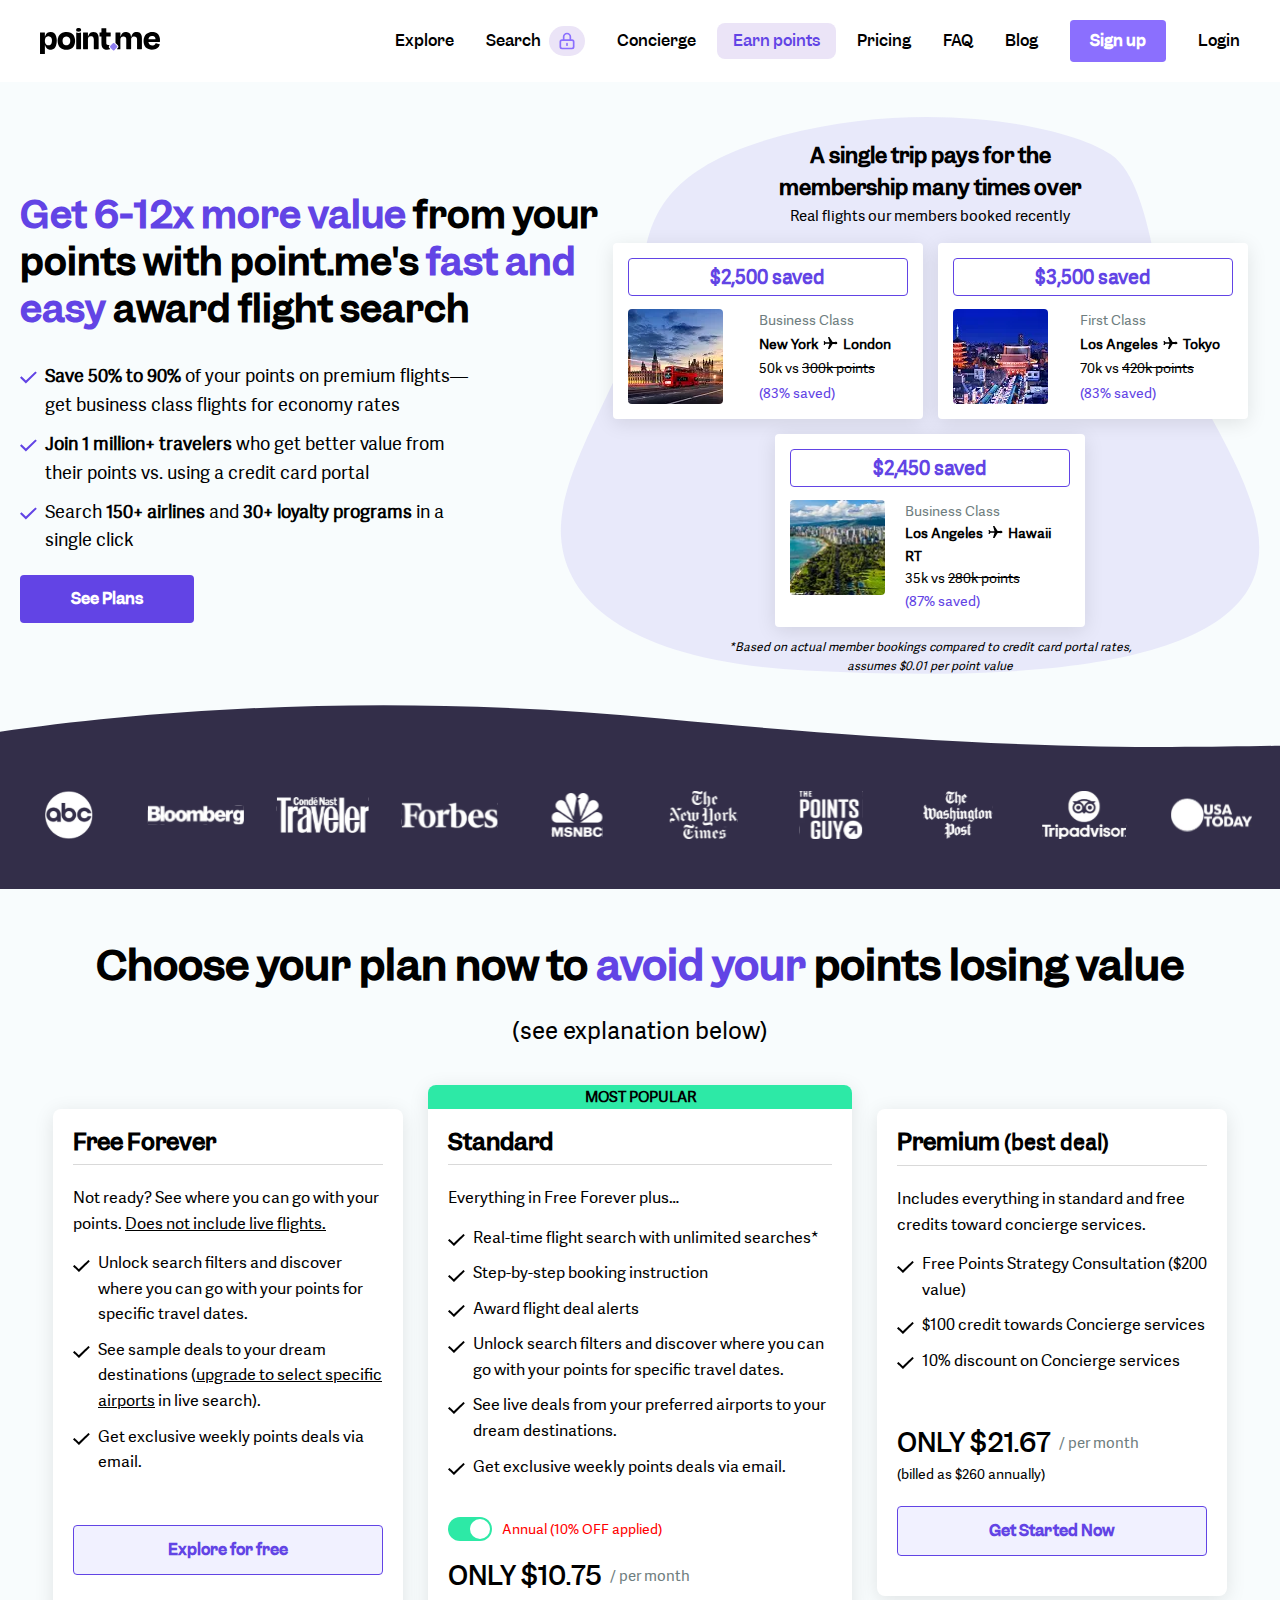
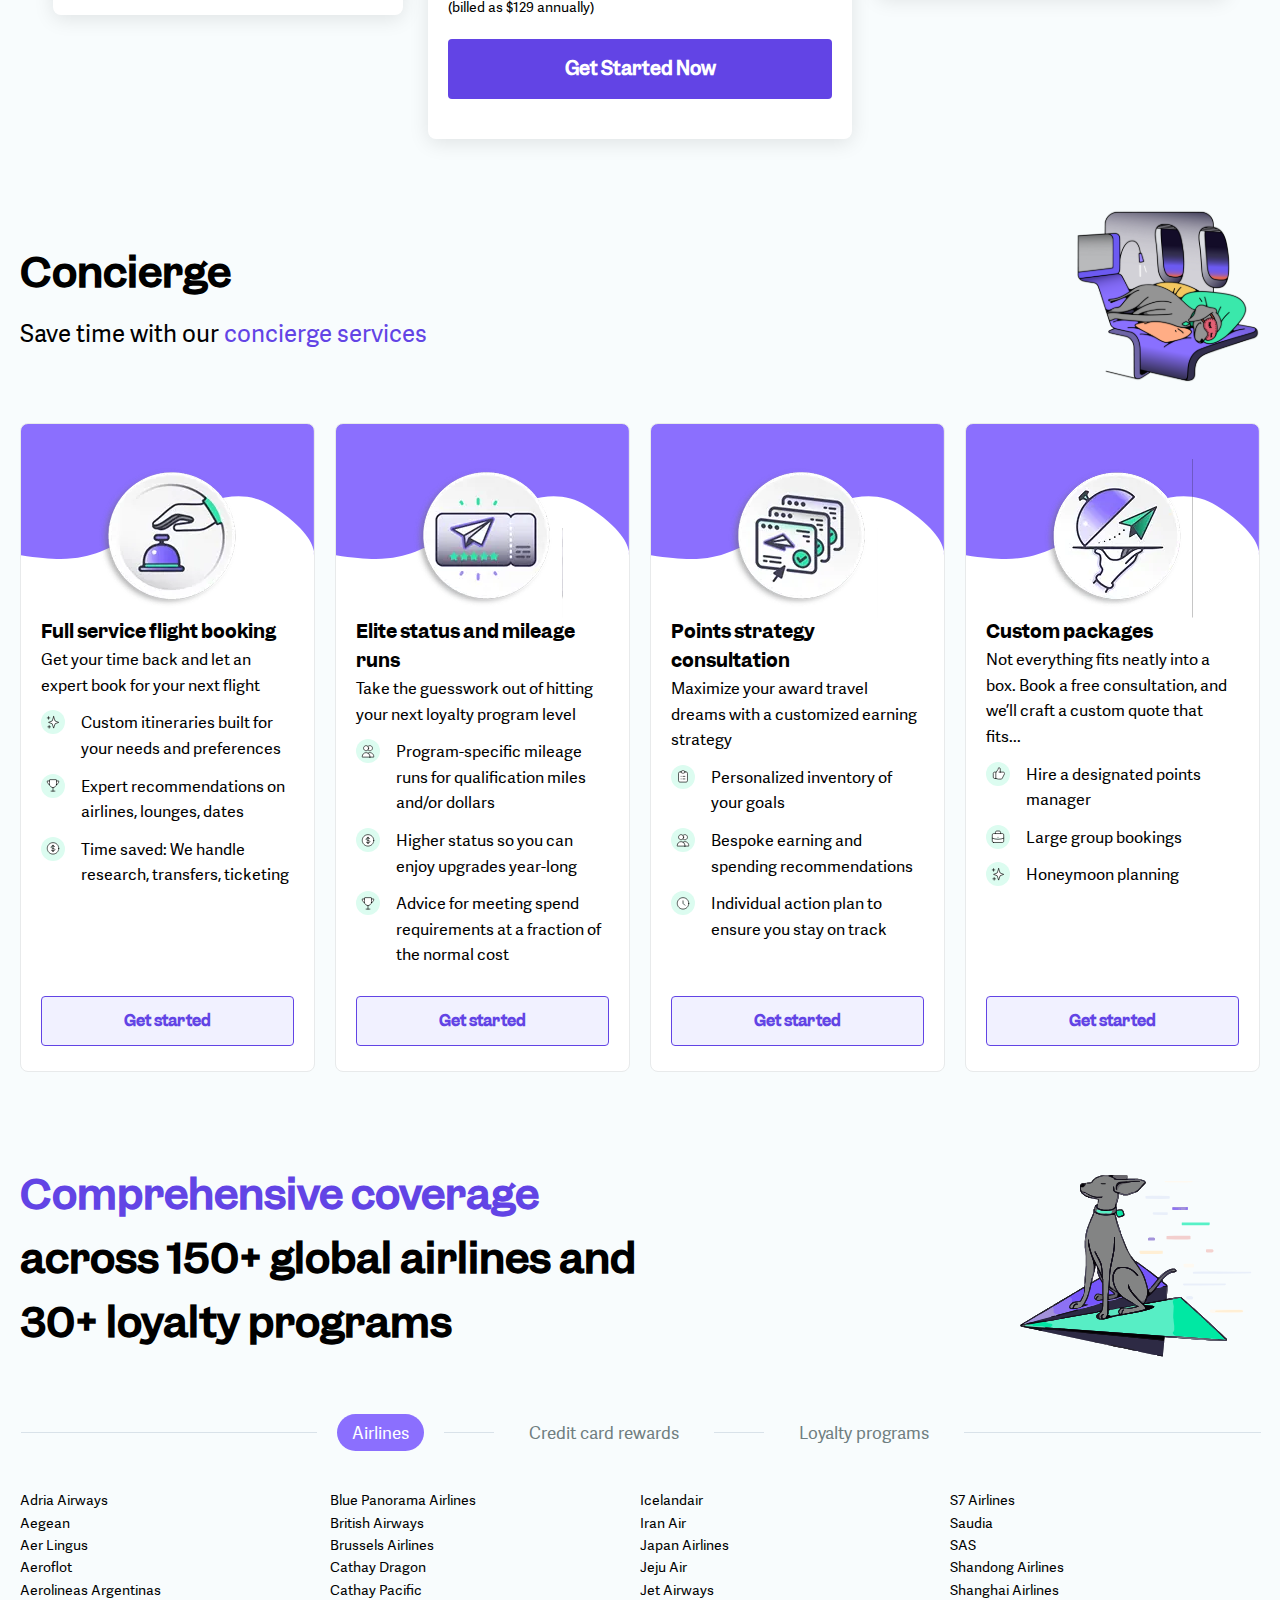
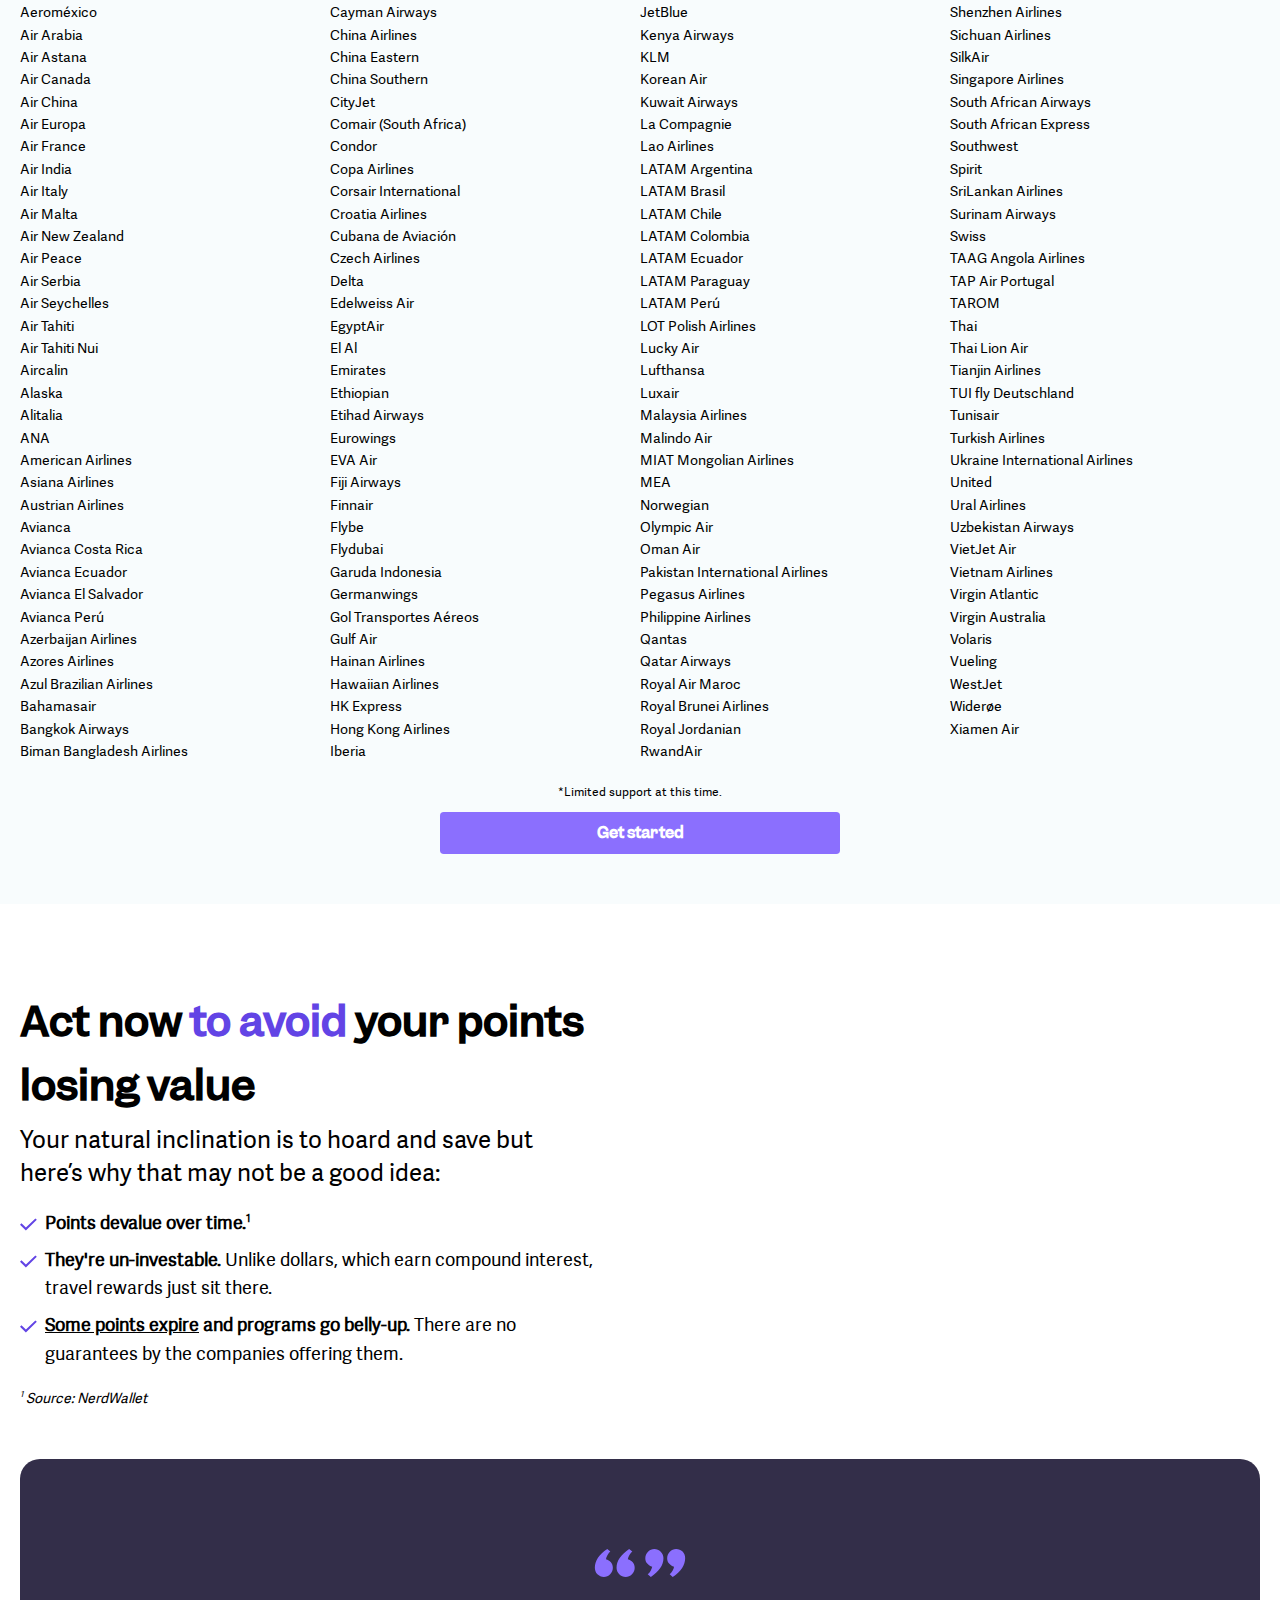
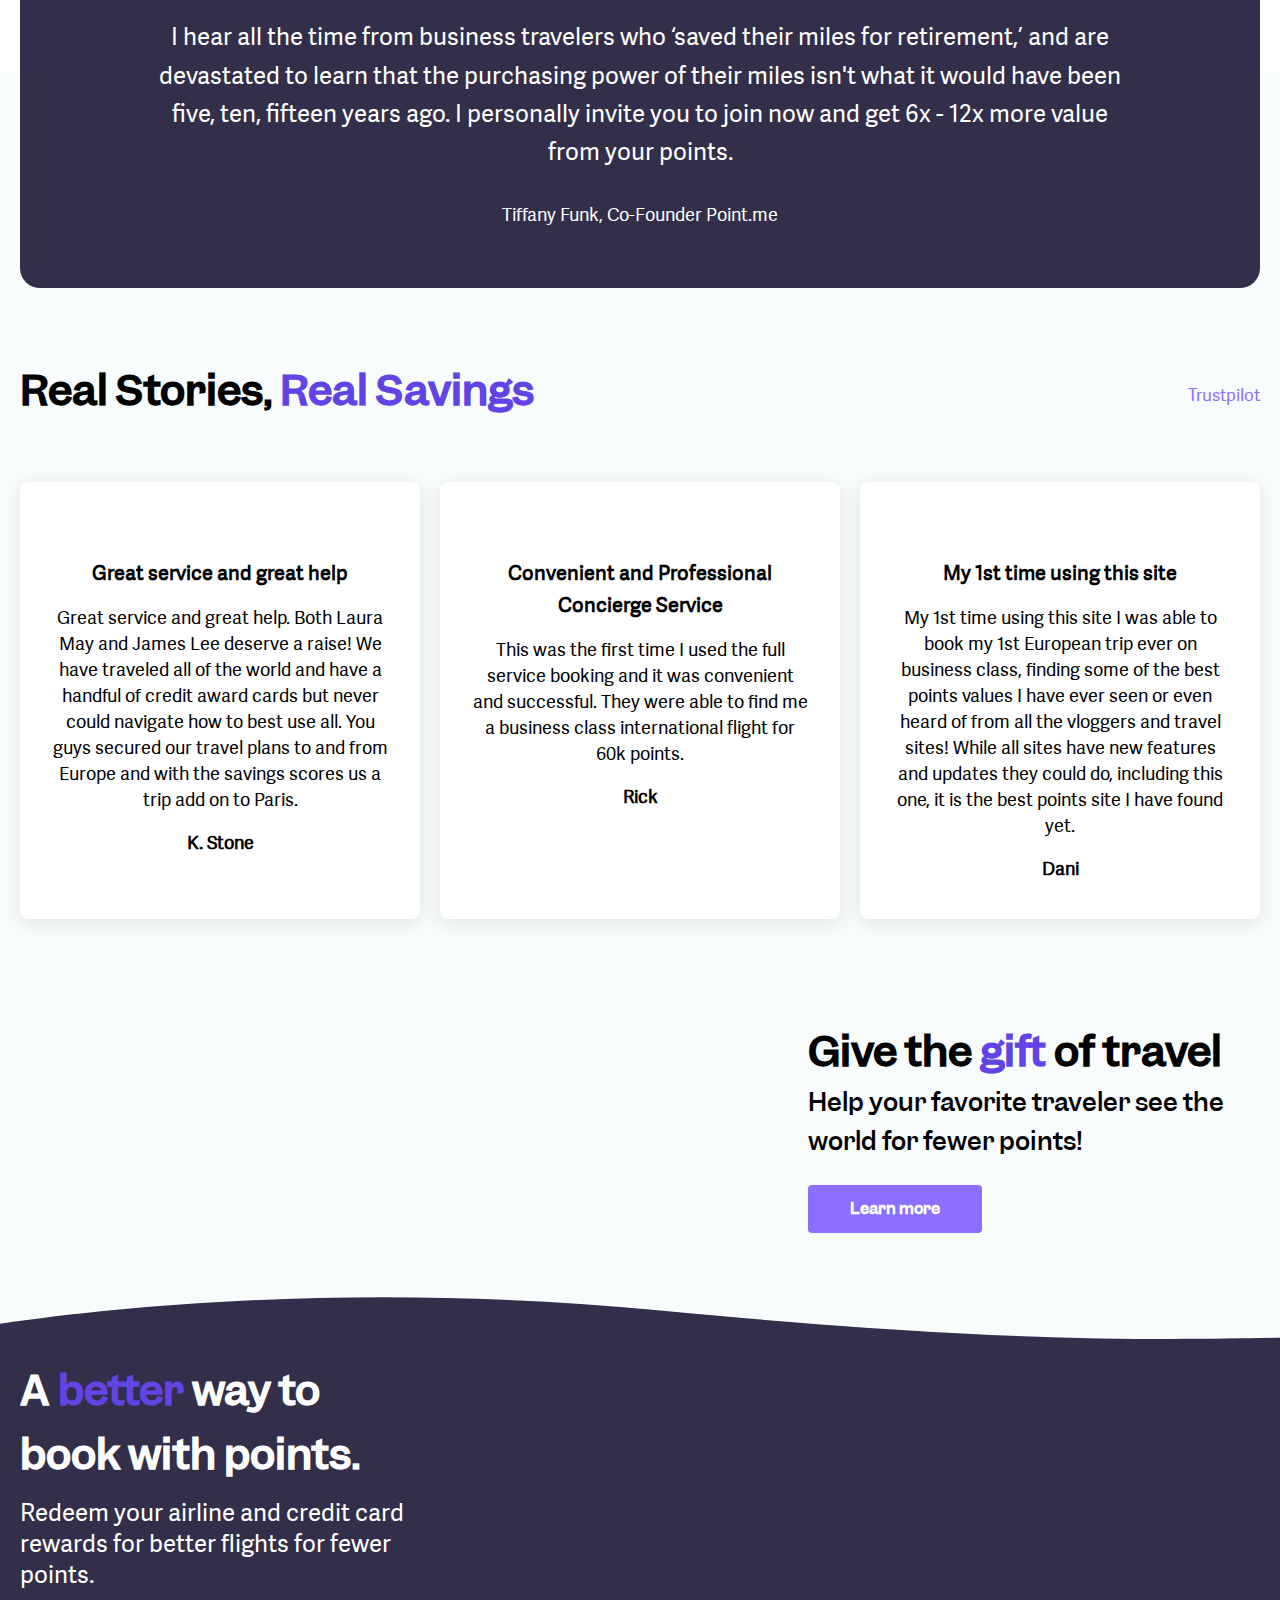
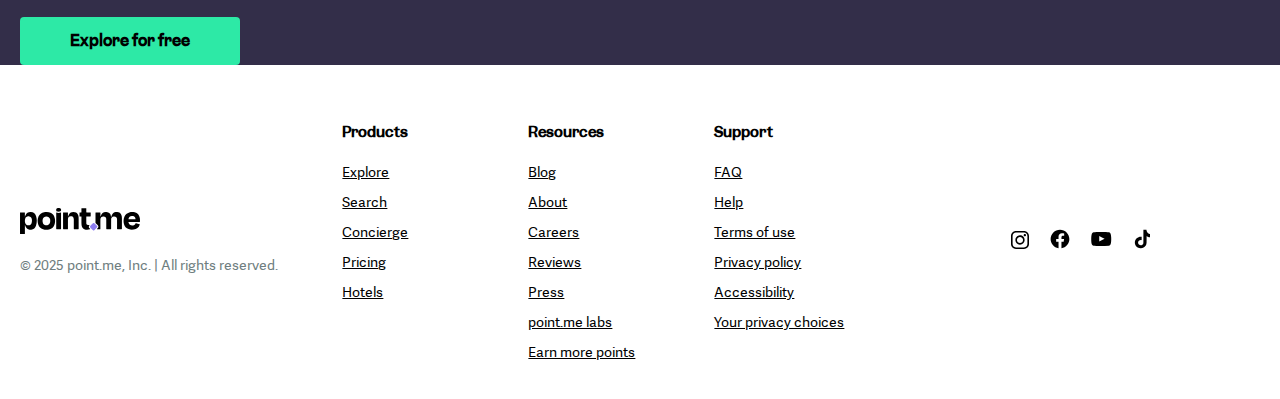
<file: v-4a.html>
<!DOCTYPE html>
<html lang="en">
<head>
    <meta charset="UTF-8">
    <meta name="viewport" content="width=device-width, initial-scale=1.0">
    <title>Annual Subscription Plans, Pricing, and Services | point.me</title>
    <meta name="description" content="Learn about point.me's services and pricing, including annual memberships with access to self-serve flight award search and personalized services to help you find and book a flight with miles.">
    <link rel="stylesheet" href="assets/css/style.css">
</head>
<body class="v-4a">
    <header class="site-header">
        <div class="header-wrap">
            <div class="logo-menu">
                <a href="https://point.me/" class="site-logo" rel="home">
                    <img src="assets/images/point-me.svg" class="img-fluid" alt="point.me Logo" rel="home" loading="eager" width="120" height="26" decoding="async">
                </a>
            </div>
            <div class="menu-wrap">
                <button class="mobmenu" aria-label="Menu">
                    <span class="burger">
                        <span></span>
                    </span>
                </button>
                <div class="menu-nav">
                    <div class="main-menu">
                        <ul id="menu-primary" class="menu">
                            <li class="menu-item">
                                <a href="https://www.point.me/explore" class="nav-link">Explore</a>
                            </li>
                            <li class="menu-item-has-icon menu-item">
                                <a href="#" class="nav-link" data-scroll=".section-pricing">Search <span class="menu-item-icon">
                                    <svg xmlns="http://www.w3.org/2000/svg" fill="none" viewBox="0 0 24 24" stroke-width="2" stroke="currentColor" aria-hidden="true" class="h-5 w-5 relative inline -mt-0.5"><path stroke-linecap="round" stroke-linejoin="round" d="M12 15v2m-6 4h12a2 2 0 002-2v-6a2 2 0 00-2-2H6a2 2 0 00-2 2v6a2 2 0 002 2zm10-10V7a4 4 0 00-8 0v4h8z"></path></svg></span>
                                </a>
                            </li>
                            <li class="menu-item">
                                <a href="#" class="nav-link" data-scroll=".concierge-section">Concierge</a>
                            </li>
                            <li class="purple-highlight-item menu-item">
                                <a href="https://onemileatatime.com/pointme/best-travel-credit-cards/?omaatid=pmnavbar" class="nav-link">Earn points</a>
                            </li>
                            <li class="menu-item">
                                <a href="https://www.point.me/our-services" class="nav-link" data-scroll=".section-pricing">Pricing</a>
                            </li>
                            <li class="menu-item">
                                <a href="https://www.point.me/faq" class="nav-link">FAQ</a>
                            </li>
                            <li class="menu-item">
                                <a href="https://www.point.me/c/insights" class="nav-link">Blog</a>
                            </li>
                        </ul>
                    </div>
                    <a href="https://www.point.me/signup/basic" class="btn contact">Sign up</a>
                    <a href="https://point.me/login" class="login-button">Login</a>
                </div>
            </div>
        </div>
    </header>

    <!-- hero -->
    <section class="section hero">
        <div class="content-wrap">
            <div class="hero-wrap">
                <div class="hero-text-wrap">
                    <h1 class="title"><span class="purple-text">Get 6-12x more value</span> from your points with point.me's <span class="purple-text">fast and easy</span> award flight search</h1>
                    <ul class="check-list">
                        <li><b>Save 50% to 90%</b> of your points on premium flights—get business class flights for economy rates</li>
                        <li><b>Join 1 million+ travelers</b> who get better value from their points vs. using a credit card portal</li>
                        <li>Search <b>150+ airlines</b> and <b>30+ loyalty programs</b> in a single click</li>
                    </ul>
                    <a href="#" class="btn btn-primary" data-scroll=".section-pricing">See Plans</a>
                </div>
                <div class="hero-img-wrap">
                    <h4 class="img-title">A single trip pays for the membership many times over</h4>
                    <p class="img-subtitle">Real flights our members booked recently</p>
                    <div class="card-wrap">
                        <div class="card-item">
                            <p class="btn btn-transparent">$2,500 saved</p>
                            <picture>
                                <source srcset="assets/images/2x/webp/london@2x.webp 2x, assets/images/webp/london.webp 1x" type="image/webp">
                                <source srcset="assets/images/2x/london@2x.png 2x, assets/images/london.png 1x" type="image/png">
                                <img src="assets/images/london.png" alt="new-york-london" loading="lazy" class="card-img">
                            </picture>
                            <div class="card-desc">
                                <p class="card-title">Business Class</p>
                                <p class="card-subtitle">
                                    New York
                                    <svg width="15" height="12" viewBox="0 0 15 12" fill="none" xmlns="http://www.w3.org/2000/svg" style="margin-left: 2px; margin-right: 2px;">
                                        <g clip-path="url(#clip0_60_9473)">
                                        <path d="M4.99799 11.958C5.4987 10.2452 5.99492 8.54637 6.49675 6.82915C6.2464 6.81856 6.01457 6.80853 5.78217 6.79906C4.72742 6.7556 3.67211 6.71326 2.61736 6.66757C2.52698 6.66367 2.47534 6.6893 2.42707 6.76897C2.19355 7.15175 1.9533 7.53008 1.71192 7.90785C1.69059 7.94128 1.64288 7.97972 1.60695 7.98028C1.24321 7.98585 0.878902 7.98362 0.5 7.98362C0.520208 7.89503 0.536487 7.81981 0.555011 7.74515C0.691977 7.20079 0.83175 6.65642 0.964786 6.1115C0.981626 6.04353 0.979381 5.96441 0.963102 5.89643C0.819962 5.30861 0.671208 4.72246 0.524699 4.13575C0.51684 4.10455 0.514033 4.07279 0.505052 4.01819C0.631914 4.01819 0.750917 4.01819 0.869359 4.01819C1.09389 4.01819 1.31899 4.02543 1.54296 4.01484C1.64625 4.01039 1.69452 4.05775 1.74111 4.13297C1.97238 4.50349 2.20758 4.87067 2.43605 5.24286C2.48096 5.31585 2.52811 5.3387 2.61455 5.3348C3.77652 5.28409 4.93905 5.23729 6.10157 5.18993C6.22675 5.18492 6.35193 5.17823 6.49675 5.17154C5.99548 3.45655 5.49926 1.75939 4.99743 0.043279C5.10745 0.043279 5.20344 0.043279 5.29942 0.043279C5.6598 0.043279 6.01962 0.0460649 6.38 0.0410503C6.46476 0.0399359 6.5164 0.0655661 6.56131 0.136885C7.06314 0.929192 7.56666 1.72094 8.0713 2.51158C8.58324 3.31391 9.09855 4.11514 9.60824 4.91859C9.65315 4.9899 9.70479 5.00551 9.78057 5.00161C10.4895 4.96483 11.1985 4.92639 11.908 4.89518C12.3369 4.87624 12.7686 4.83557 13.1946 4.86733C13.6083 4.89853 13.9687 5.10245 14.246 5.41893C14.6064 5.83069 14.5834 6.28869 14.1764 6.65977C13.8054 6.99742 13.372 7.17961 12.8533 7.15064C11.8367 7.09381 10.819 7.05202 9.8019 6.99909C9.69974 6.99352 9.64136 7.02249 9.58747 7.10774C8.88075 8.21986 8.17066 9.32976 7.46225 10.4402C7.15632 10.9199 6.8532 11.4008 6.54615 11.8794C6.52426 11.9134 6.47879 11.9535 6.44399 11.9541C5.96798 11.9596 5.4914 11.958 4.99799 11.958Z" fill="black"></path>
                                        </g>
                                        <defs>
                                            <clipPath id="clip0_60_9473">
                                                <rect width="14" height="12" fill="white" transform="translate(0.5)"></rect>
                                            </clipPath>
                                        </defs>
                                    </svg>
                                    London
                                </p>
                                <p>50k vs <s>300k points</s></p>
                                <p class="purple-text">(83% saved)</p>
                            </div>
                        </div>
                        <div class="card-item">
                            <p class="btn btn-transparent">$3,500 saved</p>
                            <picture>
                                <source srcset="assets/images/2x/webp/tokyo@2x.webp 2x, assets/images/webp/tokyo.webp 1x" type="image/webp">
                                <source srcset="assets/images/2x/tokyo@2x.png 2x, assets/images/tokyo.png 1x" type="image/png">
                                <img src="assets/images/tokyo.png" alt="los-angeles-tokyo" loading="lazy" class="card-img">
                            </picture>
                            <div class="card-desc">
                                <p class="card-title">First Class</p>
                                <p class="card-subtitle">Los Angeles
                                    <svg width="15" height="12" viewBox="0 0 15 12" fill="none" xmlns="http://www.w3.org/2000/svg" style="margin-left: 2px; margin-right: 2px;">
                                        <g>
                                        <path d="M4.99799 11.958C5.4987 10.2452 5.99492 8.54637 6.49675 6.82915C6.2464 6.81856 6.01457 6.80853 5.78217 6.79906C4.72742 6.7556 3.67211 6.71326 2.61736 6.66757C2.52698 6.66367 2.47534 6.6893 2.42707 6.76897C2.19355 7.15175 1.9533 7.53008 1.71192 7.90785C1.69059 7.94128 1.64288 7.97972 1.60695 7.98028C1.24321 7.98585 0.878902 7.98362 0.5 7.98362C0.520208 7.89503 0.536487 7.81981 0.555011 7.74515C0.691977 7.20079 0.83175 6.65642 0.964786 6.1115C0.981626 6.04353 0.979381 5.96441 0.963102 5.89643C0.819962 5.30861 0.671208 4.72246 0.524699 4.13575C0.51684 4.10455 0.514033 4.07279 0.505052 4.01819C0.631914 4.01819 0.750917 4.01819 0.869359 4.01819C1.09389 4.01819 1.31899 4.02543 1.54296 4.01484C1.64625 4.01039 1.69452 4.05775 1.74111 4.13297C1.97238 4.50349 2.20758 4.87067 2.43605 5.24286C2.48096 5.31585 2.52811 5.3387 2.61455 5.3348C3.77652 5.28409 4.93905 5.23729 6.10157 5.18993C6.22675 5.18492 6.35193 5.17823 6.49675 5.17154C5.99548 3.45655 5.49926 1.75939 4.99743 0.043279C5.10745 0.043279 5.20344 0.043279 5.29942 0.043279C5.6598 0.043279 6.01962 0.0460649 6.38 0.0410503C6.46476 0.0399359 6.5164 0.0655661 6.56131 0.136885C7.06314 0.929192 7.56666 1.72094 8.0713 2.51158C8.58324 3.31391 9.09855 4.11514 9.60824 4.91859C9.65315 4.9899 9.70479 5.00551 9.78057 5.00161C10.4895 4.96483 11.1985 4.92639 11.908 4.89518C12.3369 4.87624 12.7686 4.83557 13.1946 4.86733C13.6083 4.89853 13.9687 5.10245 14.246 5.41893C14.6064 5.83069 14.5834 6.28869 14.1764 6.65977C13.8054 6.99742 13.372 7.17961 12.8533 7.15064C11.8367 7.09381 10.819 7.05202 9.8019 6.99909C9.69974 6.99352 9.64136 7.02249 9.58747 7.10774C8.88075 8.21986 8.17066 9.32976 7.46225 10.4402C7.15632 10.9199 6.8532 11.4008 6.54615 11.8794C6.52426 11.9134 6.47879 11.9535 6.44399 11.9541C5.96798 11.9596 5.4914 11.958 4.99799 11.958Z" fill="black"></path>
                                        </g>
                                        <defs>
                                            <clipPath>
                                                <rect width="14" height="12" fill="white" transform="translate(0.5)"></rect>
                                            </clipPath>
                                        </defs>
                                    </svg>
                                    Tokyo</p>
                                <p>70k vs <s>420k points</s></p>
                                <p class="purple-text">(83% saved)</p>
                            </div>
                        </div>
                        <div class="card-item">
                            <p class="btn btn-transparent">$2,450 saved</p>
                            <picture>
                                <source srcset="assets/images/2x/webp/hawaii@2x.webp 2x, assets/images/webp/hawaii.webp 1x" type="image/webp">
                                <source srcset="assets/images/2x/hawaii@2x.png 2x, assets/images/hawaii.png 1x" type="image/png">
                                <img src="assets/images/hawaii.png" alt="los-angeles-hawaii" loading="lazy" class="card-img">
                            </picture>
                            <div class="card-desc">
                                <p class="card-title">Business Class</p>
                                <p class="card-subtitle">Los Angeles
                                    <svg width="15" height="12" viewBox="0 0 15 12" fill="none" xmlns="http://www.w3.org/2000/svg" style="margin-left: 2px; margin-right: 2px;">
                                        <g>
                                        <path d="M4.99799 11.958C5.4987 10.2452 5.99492 8.54637 6.49675 6.82915C6.2464 6.81856 6.01457 6.80853 5.78217 6.79906C4.72742 6.7556 3.67211 6.71326 2.61736 6.66757C2.52698 6.66367 2.47534 6.6893 2.42707 6.76897C2.19355 7.15175 1.9533 7.53008 1.71192 7.90785C1.69059 7.94128 1.64288 7.97972 1.60695 7.98028C1.24321 7.98585 0.878902 7.98362 0.5 7.98362C0.520208 7.89503 0.536487 7.81981 0.555011 7.74515C0.691977 7.20079 0.83175 6.65642 0.964786 6.1115C0.981626 6.04353 0.979381 5.96441 0.963102 5.89643C0.819962 5.30861 0.671208 4.72246 0.524699 4.13575C0.51684 4.10455 0.514033 4.07279 0.505052 4.01819C0.631914 4.01819 0.750917 4.01819 0.869359 4.01819C1.09389 4.01819 1.31899 4.02543 1.54296 4.01484C1.64625 4.01039 1.69452 4.05775 1.74111 4.13297C1.97238 4.50349 2.20758 4.87067 2.43605 5.24286C2.48096 5.31585 2.52811 5.3387 2.61455 5.3348C3.77652 5.28409 4.93905 5.23729 6.10157 5.18993C6.22675 5.18492 6.35193 5.17823 6.49675 5.17154C5.99548 3.45655 5.49926 1.75939 4.99743 0.043279C5.10745 0.043279 5.20344 0.043279 5.29942 0.043279C5.6598 0.043279 6.01962 0.0460649 6.38 0.0410503C6.46476 0.0399359 6.5164 0.0655661 6.56131 0.136885C7.06314 0.929192 7.56666 1.72094 8.0713 2.51158C8.58324 3.31391 9.09855 4.11514 9.60824 4.91859C9.65315 4.9899 9.70479 5.00551 9.78057 5.00161C10.4895 4.96483 11.1985 4.92639 11.908 4.89518C12.3369 4.87624 12.7686 4.83557 13.1946 4.86733C13.6083 4.89853 13.9687 5.10245 14.246 5.41893C14.6064 5.83069 14.5834 6.28869 14.1764 6.65977C13.8054 6.99742 13.372 7.17961 12.8533 7.15064C11.8367 7.09381 10.819 7.05202 9.8019 6.99909C9.69974 6.99352 9.64136 7.02249 9.58747 7.10774C8.88075 8.21986 8.17066 9.32976 7.46225 10.4402C7.15632 10.9199 6.8532 11.4008 6.54615 11.8794C6.52426 11.9134 6.47879 11.9535 6.44399 11.9541C5.96798 11.9596 5.4914 11.958 4.99799 11.958Z" fill="black"></path>
                                        </g>
                                        <defs>
                                            <clipPath>
                                                <rect width="14" height="12" fill="white" transform="translate(0.5)"></rect>
                                            </clipPath>
                                        </defs>
                                    </svg>
                                    Hawaii RT</p>
                                <p>35k vs <s>280k points</s></p>
                                <p class="purple-text">(87% saved)</p>
                            </div>
                        </div>
                    </div>
                    <p class="desc">*Based on actual member bookings compared to credit card portal rates, assumes $0.01 per point value</p>
                </div>
            </div>
        </div>
    </section>

    <!-- section-logo -->
    <div class="section section-logo">
        <div class="logo-wrap">
            <div class="shape-pointme-flippable-wave">
                <svg viewBox="0 0 1440 63" fill="none" xmlns="http://www.w3.org/2000/svg">
                    <path d="M0 45.8388C172.327 20.8778 435.625 1.14659 746.002 31.1619C1122.57 67.5779 1307.9 64.059 1439.73 61.5562L1440 61.5511V0H0V45.8388Z" fill="#F8FCFD"/>
                </svg>
            </div>
            <div class="content-wrap">
                <ul>
                    <li>
                        <img loading="lazy" src="assets/images/abc-logo.svg" alt="abc-logo">
                    </li>
                    <li>
                        <img loading="lazy" src="assets/images/bloomberg-logo.svg" alt="bloomberg-logo">
                    </li>
                    <li>
                        <img loading="lazy" src="assets/images/conde-nast-traveller-logo.svg" alt="conde-nast-traveller-logo">
                    </li>
                    <li>
                        <img loading="lazy" src="assets/images/forbes-logo.svg" alt="forbes-logo">
                    </li>
                    <li>
                        <img loading="lazy" src="assets/images/msnbc-logo.svg" alt="msnbc-logo">
                    </li>
                    <li>
                        <img loading="lazy" src="assets/images/new-york-times-logo.svg" alt="new-york-times-logo">
                    </li>
                    <li>
                        <img loading="lazy" src="assets/images/the-points-guy-logo.svg" alt="the-points-guy-logo">
                    </li>
                    <li>
                        <img loading="lazy" src="assets/images/the-washington-post-logo.svg" alt="the-washington-post-logo">
                    </li>
                    <li>
                        <img loading="lazy" src="assets/images/trip-advisor-logo.svg" alt="trip-advisor-logo">
                    </li>
                    <li>
                        <img loading="lazy" src="assets/images/usa-today-logo.svg" alt="usa-today-logo">
                    </li>
                </ul>
            </div>
        </div>
    </div>

    <!-- section-pricing -->
    <section class="section section-pricing">
        <div class="content-wrap">
            <h2 class="title">Choose your plan now to <span class="purple-text">avoid your</span> points losing value</h2>
            <p class="subtitle">(see explanation below)</p>
            <div class="pricing-group">
                <div class="pricing-card free-card open-item collapse-mob">
                    <h4 class="pricing-heading">Free Forever</h4>
                    <p class="pricing-subheading">Not ready? See where you can go with your points. <u>Does not include live flights.</u></p>
                    <div class="open-content">
                        <ul class="check-list">
                            <li>Unlock search filters and discover where you can go with your points for specific travel dates.</li>
                            <li>See sample deals to your dream destinations (<u>upgrade to select specific airports</u> in live search).</li>
                            <li>Get exclusive weekly points deals via email.</li>
                        </ul>
                        <a href="https://www.point.me/signup/basic" class="btn btn-secondary">Explore for free</a>
                    </div>
                    <span class="open-btn">
                        <svg width="20" height="18" viewBox="0 0 20 18"><use xlink:href='#open-ico'/></svg>
                    </span>
                </div>
                <div class="pricing-card card-ribbon">
                    <h5 class="pricing-ribbon ribbon-popular">MOST POPULAR</h5>
                    <h4 class="pricing-heading">Standard</h4>
                    <p class="pricing-subheading">Everything in Free Forever plus…</p>
                    <ul class="check-list">
                        <li>Real-time flight search with unlimited searches*</li>
                        <li>Step-by-step booking instruction</li>
                        <li>Award flight deal alerts</li>
                        <li>Unlock search filters and discover where you can go with your points for specific travel dates.</li>
                        <li>See live deals from your preferred airports to your dream destinations.</li>
                        <li>Get exclusive weekly points deals via email.</li>
                    </ul>
                    <div class="plan-price-wrap">
                        <div class="checkbox-wrapper">
                            <input type="checkbox" id="switch" checked><label for="switch"></label>
                            <span class="checkbox-text">Annual (10% OFF applied)</span>
                        </div>
                        <p class="plan-price">
                            <span class="plan-main">ONLY $10.75</span>
                            <span class="plan-period">/ per month</span>
                        </p>
                        <p class="desc">(billed as $129 annually)</p>
                    </div>
                    <a href="https://www.point.me/signup/standard" class="btn btn-primary">Get Started Now</a>
                </div>
                <div class="more-option-title">
                    <p>More options</p>
                </div>
                <div class="pricing-card premium-card open-item collapse-mob">
                    <h4 class="pricing-heading">Premium <span>(best deal)</span></h4>
                    <p class="pricing-subheading">Includes everything in standard and free credits toward concierge services.</p>
                    <div class="open-content">
                        <ul class="check-list">
                            <li>Free Points Strategy Consultation ($200 value)</li>
                            <li>$100 credit towards Concierge services</li>
                            <li>10% discount on Concierge services</li>
                        </ul>
                        <div class="plan-price-wrap">
                            <p class="plan-price">
                                <span class="plan-main">ONLY $21.67</span>
                                <span class="plan-period">/ per month</span>
                            </p>
                            <p class="desc">(billed as $260 annually)</p>
                        </div>
                        <a href="http://point.me/signup/premium" class="btn btn-secondary">Get Started Now</a>
                    </div>
                    <span class="open-btn">
                        <svg width="20" height="18" viewBox="0 0 20 18"><use xlink:href='#open-ico'/></svg>
                    </span>
                </div>
            </div>
        </div>
    </section>

    <!-- Start concierge section -->
    <section class="concierge-section collapse-mob">
        <div class="content-wrap">
            <div class="title-row">
                <div>
                    <h2 class="title-section"><strong>Concierge</strong></h2>
                    <p class="subtitle">Save time with our <span class="purple-text">concierge services</span></p>
                </div>
                <div class="title-img">
                    <img class="img-fluid" loading="lazy" src="assets/images/sleeping-dog.svg" alt="sleeping dog">
                </div>
            </div>
            <div class="card-row">
                <div class="card-item">
                    <div class="card-item-body">
                        <div class="card-item-head">
                            <div class="card-item-img">
                                <picture>
                                    <source srcset="assets/images/2x/webp/about_service@2x.webp 2x, assets/images/webp/about_service.webp 1x" type="image/webp">
                                    <source srcset="assets/images/2x/about_service@2x.png 2x, assets/images/about_service.png 1x" type="image/png">
                                    <img src="assets/images/about_service.png" alt="Full service flight booking" loading="lazy" class="img-fluid">
                                </picture>
                            </div>
                            <h4 class="card-item-title">Full service flight booking</h4>
                        </div>
                        <p class="card-item-subtitle">Get your time back and let an expert book for your next flight</p>
                        <div class="icon-list">
                            <div class="icon-list-item">
                                <div class="icon-logo">
                                    <svg width="16" height="17" viewBox="0 0 16 17" fill="none" xmlns="http://www.w3.org/2000/svg">
                                        <path d="M3.54298 2.64478V5.19167V2.64478ZM2.26953 3.91822H4.81643H2.26953ZM4.1797 11.5589V14.1058V11.5589ZM2.90626 12.8324H5.45315H2.90626ZM8.63677 2.64478L10.0923 7.01079L13.7306 8.37529L10.0923 9.73979L8.63677 14.1058L7.18122 9.73979L3.54298 8.37529L7.18122 7.01079L8.63677 2.64478Z" fill="white"/>
                                        <path d="M3.54298 2.64478V5.19167M2.26953 3.91822H4.81643M4.1797 11.5589V14.1058M2.90626 12.8324H5.45315M8.63677 2.64478L10.0923 7.01079L13.7306 8.37529L10.0923 9.73979L8.63677 14.1058L7.18122 9.73979L3.54298 8.37529L7.18122 7.01079L8.63677 2.64478Z" stroke="black" stroke-width="0.636724" stroke-linecap="round" stroke-linejoin="round"/>
                                    </svg>    
                                </div>
                                <p>Custom itineraries built for your needs and preferences</p>
                            </div>
                            <div class="icon-list-item">
                                <div class="icon-logo">
                                    <svg width="14" height="13" viewBox="0 0 14 13" fill="none" xmlns="http://www.w3.org/2000/svg">
                                        <path d="M5.08987 12.1058H8.91024ZM6.99989 12.1058V8.57935ZM10.5262 5.49363C10.5262 4.0985 10.524 1.78453 10.5229 1.08558C10.5229 0.968675 10.4764 0.856554 10.3938 0.773884C10.3111 0.691219 10.199 0.644775 10.0821 0.644775L3.91675 0.651939C3.80008 0.651939 3.68817 0.698189 3.60554 0.780563C3.52292 0.862931 3.47632 0.974697 3.47595 1.09136C3.47595 1.93386 3.47237 4.65005 3.47237 5.49363C3.47237 7.26456 5.759 8.5793 6.99875 8.5793C8.23846 8.5793 10.5262 7.26456 10.5262 5.49363ZM10.5262 5.49363C11.8059 5.49363 12.7306 3.92921 12.7306 2.40788V1.96707H10.5266M3.47351 1.96707H1.26953V2.40788C1.26953 3.92921 2.19383 5.49352 3.47351 5.49352" fill="white"/>
                                        <path d="M5.08987 12.1058H8.91024M6.99989 12.1058V8.57935M10.5262 5.49363C10.5262 4.0985 10.524 1.78453 10.5229 1.08558C10.5229 0.968675 10.4764 0.856554 10.3938 0.773884C10.3111 0.691219 10.199 0.644775 10.0821 0.644775L3.91675 0.651939C3.80008 0.651939 3.68817 0.698189 3.60554 0.780563C3.52292 0.862931 3.47632 0.974697 3.47595 1.09136C3.47595 1.93386 3.47237 4.65005 3.47237 5.49363C3.47237 7.26456 5.759 8.5793 6.99875 8.5793C8.23846 8.5793 10.5262 7.26456 10.5262 5.49363ZM10.5262 5.49363C11.8059 5.49363 12.7306 3.92921 12.7306 2.40788V1.96707H10.5266M3.47351 1.96707H1.26953V2.40788C1.26953 3.92921 2.19383 5.49352 3.47351 5.49352" stroke="black" stroke-width="0.636724" stroke-linecap="round" stroke-linejoin="round"/>
                                    </svg>                                                                                
                                </div>
                                <p>Expert recommendations on airlines, lounges, dates</p>
                            </div>
                            <div class="icon-list-item">
                                <div class="icon-logo">
                                    <svg width="14" height="13" viewBox="0 0 14 13" fill="none" xmlns="http://www.w3.org/2000/svg">
                                        <path d="M7.00005 3.8284C5.945 3.8284 5.08988 4.39826 5.08988 5.10184C5.08988 5.80542 5.945 6.37529 7.00005 6.37529C8.0551 6.37529 8.91022 6.94516 8.91022 7.64874C8.91022 8.35232 8.0551 8.92219 7.00005 8.92219M7.00005 3.8284C7.70681 3.8284 8.32443 4.08436 8.65489 4.46512ZM7.00005 3.8284V3.19167ZM7.00005 3.8284V8.92219ZM7.00005 8.92219V9.55891ZM7.00005 8.92219C6.29328 8.92219 5.67566 8.66623 5.3452 8.28546ZM12.7306 6.37529C12.7306 7.12783 12.5823 7.87301 12.2944 8.56827C12.0064 9.26352 11.5843 9.89525 11.0521 10.4274C10.52 10.9595 9.88828 11.3816 9.19302 11.6696C8.49776 11.9576 7.75259 12.1058 7.00005 12.1058C6.24751 12.1058 5.50233 11.9576 4.80707 11.6696C4.11182 11.3816 3.48009 10.9595 2.94796 10.4274C2.41583 9.89525 1.99373 9.26352 1.70574 8.56827C1.41776 7.87301 1.26953 7.12783 1.26953 6.37529C1.26953 4.85546 1.87328 3.39789 2.94796 2.3232C4.02264 1.24852 5.48022 0.644775 7.00005 0.644775C8.51988 0.644775 9.97745 1.24852 11.0521 2.3232C12.1268 3.39789 12.7306 4.85546 12.7306 6.37529Z" fill="white"/>
                                        <path d="M7.00005 3.8284C5.945 3.8284 5.08988 4.39826 5.08988 5.10184C5.08988 5.80542 5.945 6.37529 7.00005 6.37529C8.0551 6.37529 8.91022 6.94516 8.91022 7.64874C8.91022 8.35232 8.0551 8.92219 7.00005 8.92219M7.00005 3.8284C7.70681 3.8284 8.32443 4.08436 8.65489 4.46512M7.00005 3.8284V3.19167M7.00005 3.8284V8.92219M7.00005 8.92219V9.55891M7.00005 8.92219C6.29328 8.92219 5.67566 8.66623 5.3452 8.28546M12.7306 6.37529C12.7306 7.12783 12.5823 7.87301 12.2944 8.56827C12.0064 9.26352 11.5843 9.89525 11.0521 10.4274C10.52 10.9595 9.88828 11.3816 9.19302 11.6696C8.49776 11.9576 7.75259 12.1058 7.00005 12.1058C6.24751 12.1058 5.50233 11.9576 4.80707 11.6696C4.11182 11.3816 3.48009 10.9595 2.94796 10.4274C2.41583 9.89525 1.99373 9.26352 1.70574 8.56827C1.41776 7.87301 1.26953 7.12783 1.26953 6.37529C1.26953 4.85546 1.87328 3.39789 2.94796 2.3232C4.02264 1.24852 5.48022 0.644775 7.00005 0.644775C8.51988 0.644775 9.97745 1.24852 11.0521 2.3232C12.1268 3.39789 12.7306 4.85546 12.7306 6.37529Z" stroke="black" stroke-width="0.636724" stroke-linecap="round" stroke-linejoin="round"/>
                                    </svg>                                                                               
                                </div>
                                <p>Time saved: We handle research, transfers, ticketing</p>
                            </div>
                        </div>
                    </div>
                    <div class="card-item-footer">
                        <a href="https://connect.point.me/concierge-booking" target="_self" class="btn btn-secondary">Get started</a>
                    </div>
                </div>
                <div class="card-item">
                    <div class="card-item-body">
                        <div class="card-item-head">
                            <div class="card-item-img">
                                <picture>
                                    <source srcset="assets/images/2x/webp/about_service2@2x.webp 2x, assets/images/webp/about_service2.webp 1x" type="image/webp">
                                    <source srcset="assets/images/2x/about_service2@2x.png 2x, assets/images/about_service2.png 1x" type="image/png">
                                    <img src="assets/images/about_service2.png" alt="Full service flight booking" loading="lazy" class="img-fluid">
                                </picture>
                            </div>
                            <h4 class="card-item-title">Elite status and mileage runs</h4>
                        </div>
                        <p class="card-item-subtitle">Take the guesswork out of hitting your next loyalty program level</p>
                        <div class="icon-list">
                            <div class="icon-list-item">
                                <div class="icon-logo">
                                    <svg width="14" height="13" viewBox="0 0 14 13" fill="none" xmlns="http://www.w3.org/2000/svg">
                                        <path d="M7.00005 1.5069C7.34225 1.11895 7.79448 0.844394 8.29655 0.719777C8.79863 0.595161 9.32675 0.626389 9.81064 0.809306C10.2945 0.992223 10.7113 1.31816 11.0054 1.74374C11.2994 2.16931 11.457 2.67436 11.457 3.19167C11.457 3.70898 11.2994 4.21403 11.0054 4.63961C10.7113 5.06519 10.2945 5.39112 9.81064 5.57404C9.32675 5.75696 8.79863 5.78818 8.29655 5.66357C7.79448 5.53895 7.34225 5.2644 7.00005 4.87644M8.91022 12.1058H1.26953V11.4691C1.26953 10.4559 1.67203 9.48415 2.38848 8.76769C3.10494 8.05124 4.07666 7.64874 5.08988 7.64874C6.10309 7.64874 7.07481 8.05124 7.79127 8.76769C8.50772 9.48415 8.91022 10.4559 8.91022 11.4691V12.1058ZM8.91022 12.1058H12.7306V11.4691C12.7307 10.7984 12.5542 10.1396 12.2189 9.55872C11.8837 8.97788 11.4014 8.49553 10.8206 8.16017C10.2398 7.8248 9.58101 7.64822 8.91035 7.6482C8.2397 7.64818 7.58085 7.8247 7.00005 8.16003M7.63677 3.19167C7.63677 3.86715 7.36844 4.51496 6.8908 4.9926C6.41317 5.47024 5.76535 5.73857 5.08988 5.73857C4.4144 5.73857 3.76658 5.47024 3.28895 4.9926C2.81131 4.51496 2.54298 3.86715 2.54298 3.19167C2.54298 2.51619 2.81131 1.86838 3.28895 1.39074C3.76658 0.913109 4.4144 0.644776 5.08988 0.644776C5.76535 0.644776 6.41317 0.913109 6.8908 1.39074C7.36844 1.86838 7.63677 2.51619 7.63677 3.19167Z" fill="white"/>
                                        <path d="M7.00005 1.5069C7.34225 1.11895 7.79448 0.844394 8.29655 0.719777C8.79863 0.595161 9.32675 0.626389 9.81064 0.809306C10.2945 0.992223 10.7113 1.31816 11.0054 1.74374C11.2994 2.16931 11.457 2.67436 11.457 3.19167C11.457 3.70898 11.2994 4.21403 11.0054 4.63961C10.7113 5.06519 10.2945 5.39112 9.81064 5.57404C9.32675 5.75696 8.79863 5.78818 8.29655 5.66357C7.79448 5.53895 7.34225 5.2644 7.00005 4.87644M8.91022 12.1058H1.26953V11.4691C1.26953 10.4559 1.67203 9.48415 2.38848 8.76769C3.10494 8.05124 4.07666 7.64874 5.08988 7.64874C6.10309 7.64874 7.07481 8.05124 7.79127 8.76769C8.50772 9.48415 8.91022 10.4559 8.91022 11.4691V12.1058ZM8.91022 12.1058H12.7306V11.4691C12.7307 10.7984 12.5542 10.1396 12.2189 9.55872C11.8837 8.97788 11.4014 8.49553 10.8206 8.16017C10.2398 7.8248 9.58101 7.64822 8.91035 7.6482C8.2397 7.64818 7.58085 7.8247 7.00005 8.16003M7.63677 3.19167C7.63677 3.86715 7.36844 4.51496 6.8908 4.9926C6.41317 5.47024 5.76535 5.73857 5.08988 5.73857C4.4144 5.73857 3.76658 5.47024 3.28895 4.9926C2.81131 4.51496 2.54298 3.86715 2.54298 3.19167C2.54298 2.51619 2.81131 1.86838 3.28895 1.39074C3.76658 0.913109 4.4144 0.644776 5.08988 0.644776C5.76535 0.644776 6.41317 0.913109 6.8908 1.39074C7.36844 1.86838 7.63677 2.51619 7.63677 3.19167Z" stroke="black" stroke-width="0.636724" stroke-linecap="round" stroke-linejoin="round"/>
                                    </svg>                                          
                                </div>
                                <p>Program-specific mileage runs for qualification miles and/or dollars</p>
                            </div>
                            <div class="icon-list-item">
                                <div class="icon-logo">
                                    <svg width="14" height="13" viewBox="0 0 14 13" fill="none" xmlns="http://www.w3.org/2000/svg">
                                        <path d="M7.00005 3.8284C5.945 3.8284 5.08988 4.39826 5.08988 5.10184C5.08988 5.80542 5.945 6.37529 7.00005 6.37529C8.0551 6.37529 8.91022 6.94516 8.91022 7.64874C8.91022 8.35232 8.0551 8.92219 7.00005 8.92219M7.00005 3.8284C7.70681 3.8284 8.32443 4.08436 8.65489 4.46512ZM7.00005 3.8284V3.19167ZM7.00005 3.8284V8.92219ZM7.00005 8.92219V9.55891ZM7.00005 8.92219C6.29328 8.92219 5.67566 8.66623 5.3452 8.28546ZM12.7306 6.37529C12.7306 7.12783 12.5823 7.87301 12.2944 8.56827C12.0064 9.26352 11.5843 9.89525 11.0521 10.4274C10.52 10.9595 9.88828 11.3816 9.19302 11.6696C8.49776 11.9576 7.75259 12.1058 7.00005 12.1058C6.24751 12.1058 5.50233 11.9576 4.80707 11.6696C4.11182 11.3816 3.48009 10.9595 2.94796 10.4274C2.41583 9.89525 1.99373 9.26352 1.70574 8.56827C1.41776 7.87301 1.26953 7.12783 1.26953 6.37529C1.26953 4.85546 1.87328 3.39789 2.94796 2.3232C4.02264 1.24852 5.48022 0.644775 7.00005 0.644775C8.51988 0.644775 9.97745 1.24852 11.0521 2.3232C12.1268 3.39789 12.7306 4.85546 12.7306 6.37529Z" fill="white"/>
                                        <path d="M7.00005 3.8284C5.945 3.8284 5.08988 4.39826 5.08988 5.10184C5.08988 5.80542 5.945 6.37529 7.00005 6.37529C8.0551 6.37529 8.91022 6.94516 8.91022 7.64874C8.91022 8.35232 8.0551 8.92219 7.00005 8.92219M7.00005 3.8284C7.70681 3.8284 8.32443 4.08436 8.65489 4.46512M7.00005 3.8284V3.19167M7.00005 3.8284V8.92219M7.00005 8.92219V9.55891M7.00005 8.92219C6.29328 8.92219 5.67566 8.66623 5.3452 8.28546M12.7306 6.37529C12.7306 7.12783 12.5823 7.87301 12.2944 8.56827C12.0064 9.26352 11.5843 9.89525 11.0521 10.4274C10.52 10.9595 9.88828 11.3816 9.19302 11.6696C8.49776 11.9576 7.75259 12.1058 7.00005 12.1058C6.24751 12.1058 5.50233 11.9576 4.80707 11.6696C4.11182 11.3816 3.48009 10.9595 2.94796 10.4274C2.41583 9.89525 1.99373 9.26352 1.70574 8.56827C1.41776 7.87301 1.26953 7.12783 1.26953 6.37529C1.26953 4.85546 1.87328 3.39789 2.94796 2.3232C4.02264 1.24852 5.48022 0.644775 7.00005 0.644775C8.51988 0.644775 9.97745 1.24852 11.0521 2.3232C12.1268 3.39789 12.7306 4.85546 12.7306 6.37529Z" stroke="black" stroke-width="0.636724" stroke-linecap="round" stroke-linejoin="round"/>
                                    </svg>
                                </div>
                                <p>Higher status so you can enjoy upgrades year-long</p>
                            </div>
                            <div class="icon-list-item">
                                <div class="icon-logo">
                                    <svg width="14" height="13" viewBox="0 0 14 13" fill="none" xmlns="http://www.w3.org/2000/svg">
                                        <path d="M5.08987 12.1058H8.91024ZM6.99989 12.1058V8.57935ZM10.5262 5.49363C10.5262 4.0985 10.524 1.78453 10.5229 1.08558C10.5229 0.968675 10.4764 0.856554 10.3938 0.773884C10.3111 0.691219 10.199 0.644775 10.0821 0.644775L3.91675 0.651939C3.80008 0.651939 3.68817 0.698189 3.60554 0.780563C3.52292 0.862931 3.47632 0.974697 3.47595 1.09136C3.47595 1.93386 3.47237 4.65005 3.47237 5.49363C3.47237 7.26456 5.759 8.5793 6.99875 8.5793C8.23846 8.5793 10.5262 7.26456 10.5262 5.49363ZM10.5262 5.49363C11.8059 5.49363 12.7306 3.92921 12.7306 2.40788V1.96707H10.5266M3.47351 1.96707H1.26953V2.40788C1.26953 3.92921 2.19383 5.49352 3.47351 5.49352" fill="white"/>
                                        <path d="M5.08987 12.1058H8.91024M6.99989 12.1058V8.57935M10.5262 5.49363C10.5262 4.0985 10.524 1.78453 10.5229 1.08558C10.5229 0.968675 10.4764 0.856554 10.3938 0.773884C10.3111 0.691219 10.199 0.644775 10.0821 0.644775L3.91675 0.651939C3.80008 0.651939 3.68817 0.698189 3.60554 0.780563C3.52292 0.862931 3.47632 0.974697 3.47595 1.09136C3.47595 1.93386 3.47237 4.65005 3.47237 5.49363C3.47237 7.26456 5.759 8.5793 6.99875 8.5793C8.23846 8.5793 10.5262 7.26456 10.5262 5.49363ZM10.5262 5.49363C11.8059 5.49363 12.7306 3.92921 12.7306 2.40788V1.96707H10.5266M3.47351 1.96707H1.26953V2.40788C1.26953 3.92921 2.19383 5.49352 3.47351 5.49352" stroke="black" stroke-width="0.636724" stroke-linecap="round" stroke-linejoin="round"/>
                                    </svg>
                                </div>
                                <p>Advice for meeting spend requirements at a fraction of the normal cost</p>
                            </div>
                        </div>
                    </div>
                    <div class="card-item-footer">
                        <a href="https://www.point.me/mileage-runs" target="_self" class="btn btn-secondary">Get started</a>
                    </div>
                </div>
                <div class="card-item">
                    <div class="card-item-body">
                        <div class="card-item-head">
                            <div class="card-item-img">
                                <picture>
                                    <source srcset="assets/images/2x/webp/about_service3@2x.webp 2x, assets/images/webp/about_service3.webp 1x" type="image/webp">
                                    <source srcset="assets/images/2x/about_service3@2x.png 2x, assets/images/about_service3.png 1x" type="image/png">
                                    <img src="assets/images/about_service3.png" alt="Full service flight booking" loading="lazy" class="img-fluid">
                                </picture>
                            </div>
                            <h4 class="card-item-title">Points strategy consultation</h4>
                        </div>
                        <p class="card-item-subtitle">Maximize your award travel dreams with a customized earning strategy</p>
                        <div class="icon-list">
                            <div class="icon-list-item">
                                <div class="icon-logo">
                                    <svg width="10" height="13" viewBox="0 0 10 13" fill="none" xmlns="http://www.w3.org/2000/svg">
                                        <path d="M3.08986 1.91822H1.81642C1.47868 1.91822 1.15477 2.05239 0.915953 2.29121C0.677135 2.53003 0.542969 2.85393 0.542969 3.19167V10.8324C0.542969 11.1701 0.677135 11.494 0.915953 11.7328C1.15477 11.9716 1.47868 12.1058 1.81642 12.1058H8.18366C8.5214 12.1058 8.8453 11.9716 9.08412 11.7328C9.32294 11.494 9.45711 11.1701 9.45711 10.8324V3.19167C9.45711 2.85393 9.32294 2.53003 9.08412 2.29121C8.8453 2.05239 8.5214 1.91822 8.18366 1.91822H6.91021M3.08986 1.91822C3.08986 2.25596 3.22403 2.57987 3.46285 2.81869C3.70167 3.05751 4.02557 3.19167 4.36331 3.19167H5.63676C5.9745 3.19167 6.29841 3.05751 6.53722 2.81869C6.77604 2.57987 6.91021 2.25596 6.91021 1.91822M3.08986 1.91822C3.08986 1.58048 3.22403 1.25658 3.46285 1.01776C3.70167 0.778942 4.02557 0.644775 4.36331 0.644775H5.63676C5.9745 0.644775 6.29841 0.778942 6.53722 1.01776C6.77604 1.25658 6.91021 1.58048 6.91021 1.91822M5.00004 6.37529H6.91021ZM5.00004 8.92219H6.91021ZM3.08986 6.37529H3.09623ZM3.08986 8.92219H3.09623Z" fill="white"/>
                                        <path d="M3.08986 1.91822H1.81642C1.47868 1.91822 1.15477 2.05239 0.915953 2.29121C0.677135 2.53003 0.542969 2.85393 0.542969 3.19167V10.8324C0.542969 11.1701 0.677135 11.494 0.915953 11.7328C1.15477 11.9716 1.47868 12.1058 1.81642 12.1058H8.18366C8.5214 12.1058 8.8453 11.9716 9.08412 11.7328C9.32294 11.494 9.45711 11.1701 9.45711 10.8324V3.19167C9.45711 2.85393 9.32294 2.53003 9.08412 2.29121C8.8453 2.05239 8.5214 1.91822 8.18366 1.91822H6.91021M3.08986 1.91822C3.08986 2.25596 3.22403 2.57987 3.46285 2.81869C3.70167 3.05751 4.02557 3.19167 4.36331 3.19167H5.63676C5.9745 3.19167 6.29841 3.05751 6.53722 2.81869C6.77604 2.57987 6.91021 2.25596 6.91021 1.91822M3.08986 1.91822C3.08986 1.58048 3.22403 1.25658 3.46285 1.01776C3.70167 0.778942 4.02557 0.644775 4.36331 0.644775H5.63676C5.9745 0.644775 6.29841 0.778942 6.53722 1.01776C6.77604 1.25658 6.91021 1.58048 6.91021 1.91822M5.00004 6.37529H6.91021M5.00004 8.92219H6.91021M3.08986 6.37529H3.09623M3.08986 8.92219H3.09623" stroke="black" stroke-width="0.636724" stroke-linecap="round" stroke-linejoin="round"/>
                                    </svg>                                                                                 
                                </div>
                                <p>Personalized inventory of your goals</p>
                            </div>
                            <div class="icon-list-item">
                                <div class="icon-logo">
                                    <svg width="14" height="13" viewBox="0 0 14 13" fill="none" xmlns="http://www.w3.org/2000/svg">
                                        <path d="M7.00005 1.5069C7.34225 1.11895 7.79448 0.844394 8.29655 0.719777C8.79863 0.595161 9.32675 0.626389 9.81064 0.809306C10.2945 0.992223 10.7113 1.31816 11.0054 1.74374C11.2994 2.16931 11.457 2.67436 11.457 3.19167C11.457 3.70898 11.2994 4.21403 11.0054 4.63961C10.7113 5.06519 10.2945 5.39112 9.81064 5.57404C9.32675 5.75696 8.79863 5.78818 8.29655 5.66357C7.79448 5.53895 7.34225 5.2644 7.00005 4.87644M8.91022 12.1058H1.26953V11.4691C1.26953 10.4559 1.67203 9.48415 2.38848 8.76769C3.10494 8.05124 4.07666 7.64874 5.08988 7.64874C6.10309 7.64874 7.07481 8.05124 7.79127 8.76769C8.50772 9.48415 8.91022 10.4559 8.91022 11.4691V12.1058ZM8.91022 12.1058H12.7306V11.4691C12.7307 10.7984 12.5542 10.1396 12.2189 9.55872C11.8837 8.97788 11.4014 8.49553 10.8206 8.16017C10.2398 7.8248 9.58101 7.64822 8.91035 7.6482C8.2397 7.64818 7.58085 7.8247 7.00005 8.16003M7.63677 3.19167C7.63677 3.86715 7.36844 4.51496 6.8908 4.9926C6.41317 5.47024 5.76535 5.73857 5.08988 5.73857C4.4144 5.73857 3.76658 5.47024 3.28895 4.9926C2.81131 4.51496 2.54298 3.86715 2.54298 3.19167C2.54298 2.51619 2.81131 1.86838 3.28895 1.39074C3.76658 0.913109 4.4144 0.644776 5.08988 0.644776C5.76535 0.644776 6.41317 0.913109 6.8908 1.39074C7.36844 1.86838 7.63677 2.51619 7.63677 3.19167Z" fill="white"/>
                                        <path d="M7.00005 1.5069C7.34225 1.11895 7.79448 0.844394 8.29655 0.719777C8.79863 0.595161 9.32675 0.626389 9.81064 0.809306C10.2945 0.992223 10.7113 1.31816 11.0054 1.74374C11.2994 2.16931 11.457 2.67436 11.457 3.19167C11.457 3.70898 11.2994 4.21403 11.0054 4.63961C10.7113 5.06519 10.2945 5.39112 9.81064 5.57404C9.32675 5.75696 8.79863 5.78818 8.29655 5.66357C7.79448 5.53895 7.34225 5.2644 7.00005 4.87644M8.91022 12.1058H1.26953V11.4691C1.26953 10.4559 1.67203 9.48415 2.38848 8.76769C3.10494 8.05124 4.07666 7.64874 5.08988 7.64874C6.10309 7.64874 7.07481 8.05124 7.79127 8.76769C8.50772 9.48415 8.91022 10.4559 8.91022 11.4691V12.1058ZM8.91022 12.1058H12.7306V11.4691C12.7307 10.7984 12.5542 10.1396 12.2189 9.55872C11.8837 8.97788 11.4014 8.49553 10.8206 8.16017C10.2398 7.8248 9.58101 7.64822 8.91035 7.6482C8.2397 7.64818 7.58085 7.8247 7.00005 8.16003M7.63677 3.19167C7.63677 3.86715 7.36844 4.51496 6.8908 4.9926C6.41317 5.47024 5.76535 5.73857 5.08988 5.73857C4.4144 5.73857 3.76658 5.47024 3.28895 4.9926C2.81131 4.51496 2.54298 3.86715 2.54298 3.19167C2.54298 2.51619 2.81131 1.86838 3.28895 1.39074C3.76658 0.913109 4.4144 0.644776 5.08988 0.644776C5.76535 0.644776 6.41317 0.913109 6.8908 1.39074C7.36844 1.86838 7.63677 2.51619 7.63677 3.19167Z" stroke="black" stroke-width="0.636724" stroke-linecap="round" stroke-linejoin="round"/>
                                    </svg>                                        
                                </div>
                                <p>Bespoke earning and spending recommendations</p>
                            </div>
                            <div class="icon-list-item">
                                <div class="icon-logo">
                                    <svg width="14" height="13" viewBox="0 0 14 13" fill="none" xmlns="http://www.w3.org/2000/svg">
                                        <path d="M7.00005 3.8284V6.37529L8.91022 8.28546M12.7306 6.37529C12.7306 7.12783 12.5823 7.87301 12.2944 8.56827C12.0064 9.26352 11.5843 9.89525 11.0521 10.4274C10.52 10.9595 9.88828 11.3816 9.19302 11.6696C8.49776 11.9576 7.75259 12.1058 7.00005 12.1058C6.24751 12.1058 5.50233 11.9576 4.80707 11.6696C4.11182 11.3816 3.48009 10.9595 2.94796 10.4274C2.41583 9.89525 1.99373 9.26352 1.70574 8.56827C1.41776 7.87301 1.26953 7.12783 1.26953 6.37529C1.26953 4.85546 1.87328 3.39789 2.94796 2.3232C4.02264 1.24852 5.48022 0.644775 7.00005 0.644775C8.51988 0.644775 9.97745 1.24852 11.0521 2.3232C12.1268 3.39789 12.7306 4.85546 12.7306 6.37529Z" fill="white"/>
                                        <path d="M7.00005 3.8284V6.37529L8.91022 8.28546M12.7306 6.37529C12.7306 7.12783 12.5823 7.87301 12.2944 8.56827C12.0064 9.26352 11.5843 9.89525 11.0521 10.4274C10.52 10.9595 9.88828 11.3816 9.19302 11.6696C8.49776 11.9576 7.75259 12.1058 7.00005 12.1058C6.24751 12.1058 5.50233 11.9576 4.80707 11.6696C4.11182 11.3816 3.48009 10.9595 2.94796 10.4274C2.41583 9.89525 1.99373 9.26352 1.70574 8.56827C1.41776 7.87301 1.26953 7.12783 1.26953 6.37529C1.26953 4.85546 1.87328 3.39789 2.94796 2.3232C4.02264 1.24852 5.48022 0.644775 7.00005 0.644775C8.51988 0.644775 9.97745 1.24852 11.0521 2.3232C12.1268 3.39789 12.7306 4.85546 12.7306 6.37529Z" stroke="black" stroke-width="0.636724" stroke-linecap="round" stroke-linejoin="round"/>
                                    </svg>                                        
                                </div>
                                <p>Individual action plan to ensure you stay on track</p>
                            </div>
                        </div>
                    </div>
                    <div class="card-item-footer">
                        <a href="https://connect.point.me/points-strategy-consults" target="_self" class="btn btn-secondary">Get started</a>
                    </div>
                </div>
                <div class="card-item">
                    <div class="card-item-body">
                        <div class="card-item-head">
                            <div class="card-item-img">
                                <picture>
                                    <source srcset="assets/images/2x/webp/about_service4@2x.webp 2x, assets/images/webp/about_service4.webp 1x" type="image/webp">
                                    <source srcset="assets/images/2x/about_service4@2x.png 2x, assets/images/about_service4.png 1x" type="image/png">
                                    <img src="assets/images/about_service4.png" alt="Full service flight booking" loading="lazy" class="img-fluid">
                                </picture>
                            </div>
                            <h4 class="card-item-title">Custom packages</h4>
                        </div>
                        <p class="card-item-subtitle">Not everything fits neatly into a box. Book a free consultation, and we’ll craft a custom quote that fits...</p>
                        <div class="icon-list">
                            <div class="icon-list-item">
                                <div class="icon-logo">
                                    <svg width="13" height="13" viewBox="0 0 13 13" fill="none" xmlns="http://www.w3.org/2000/svg">
                                        <path d="M8.2735 5.10184H11.3068C11.5239 5.10185 11.7373 5.15733 11.9269 5.26301C12.1165 5.3687 12.2759 5.52108 12.39 5.70569C12.5041 5.8903 12.5692 6.10102 12.579 6.31784C12.5888 6.53465 12.543 6.75038 12.4459 6.94452L10.2174 11.4016C10.1116 11.6133 9.94896 11.7913 9.74764 11.9157C9.54632 12.0401 9.31433 12.1059 9.07768 12.1058H6.51996C6.41617 12.1058 6.31239 12.0931 6.21115 12.0676L3.81643 11.4691M8.2735 5.10184V1.91822C8.2735 1.58048 8.13933 1.25658 7.90051 1.01776C7.66169 0.778942 7.33779 0.644775 7.00005 0.644775H6.93956C6.6212 0.644775 6.36332 0.902649 6.36332 1.22101C6.36332 1.67563 6.22898 2.12006 5.9762 2.49828L3.81643 5.73857V11.4691M8.2735 5.10184H7.00005ZM3.81643 11.4691H2.54298C2.20524 11.4691 1.88133 11.3349 1.64252 11.0961C1.4037 10.8573 1.26953 10.5334 1.26953 10.1956V6.37529C1.26953 6.03755 1.4037 5.71365 1.64252 5.47483C1.88133 5.23601 2.20524 5.10184 2.54298 5.10184H4.13479" fill="white"/>
                                        <path d="M8.2735 5.10184H11.3068C11.5239 5.10185 11.7373 5.15733 11.9269 5.26301C12.1165 5.3687 12.2759 5.52108 12.39 5.70569C12.5041 5.8903 12.5692 6.10102 12.579 6.31784C12.5888 6.53465 12.543 6.75038 12.4459 6.94452L10.2174 11.4016C10.1116 11.6133 9.94896 11.7913 9.74764 11.9157C9.54632 12.0401 9.31433 12.1059 9.07768 12.1058H6.51996C6.41617 12.1058 6.31239 12.0931 6.21115 12.0676L3.81643 11.4691M8.2735 5.10184V1.91822C8.2735 1.58048 8.13933 1.25658 7.90051 1.01776C7.66169 0.778942 7.33779 0.644775 7.00005 0.644775H6.93956C6.6212 0.644775 6.36332 0.902649 6.36332 1.22101C6.36332 1.67563 6.22898 2.12006 5.9762 2.49828L3.81643 5.73857V11.4691M8.2735 5.10184H7.00005M3.81643 11.4691H2.54298C2.20524 11.4691 1.88133 11.3349 1.64252 11.0961C1.4037 10.8573 1.26953 10.5334 1.26953 10.1956V6.37529C1.26953 6.03755 1.4037 5.71365 1.64252 5.47483C1.88133 5.23601 2.20524 5.10184 2.54298 5.10184H4.13479" stroke="black" stroke-width="0.636724" stroke-linecap="round" stroke-linejoin="round"/>
                                    </svg>                                                                                                                   
                                </div>
                                <p>Hire a designated points manager</p>
                            </div>
                            <div class="icon-list-item">
                                <div class="icon-logo">
                                    <svg width="14" height="13" viewBox="0 0 14 13" fill="none" xmlns="http://www.w3.org/2000/svg">
                                        <path d="M12.7306 8.17439C10.9098 8.91058 8.96397 9.28787 7.00005 9.28547C4.97336 9.28547 3.03962 8.8907 1.26953 8.17439M9.54694 3.55495V2.2815C9.54694 1.94377 9.41278 1.61986 9.17396 1.38104C8.93514 1.14222 8.61124 1.00806 8.2735 1.00806H5.7266C5.38886 1.00806 5.06495 1.14222 4.82614 1.38104C4.58732 1.61986 4.45315 1.94377 4.45315 2.2815V3.55495M7.00005 7.3753H7.00642ZM2.54298 12.4691H11.4571C11.7949 12.4691 12.1188 12.3349 12.3576 12.0961C12.5964 11.8573 12.7306 11.5334 12.7306 11.1956V4.8284C12.7306 4.49066 12.5964 4.16675 12.3576 3.92794C12.1188 3.68912 11.7949 3.55495 11.4571 3.55495H2.54298C2.20524 3.55495 1.88133 3.68912 1.64252 3.92794C1.4037 4.16675 1.26953 4.49066 1.26953 4.8284V11.1956C1.26953 11.5334 1.4037 11.8573 1.64252 12.0961C1.88133 12.3349 2.20524 12.4691 2.54298 12.4691Z" fill="white"/>
                                        <path d="M12.7306 8.17439C10.9098 8.91058 8.96397 9.28787 7.00005 9.28547C4.97336 9.28547 3.03962 8.8907 1.26953 8.17439M9.54694 3.55495V2.2815C9.54694 1.94377 9.41278 1.61986 9.17396 1.38104C8.93514 1.14222 8.61124 1.00806 8.2735 1.00806H5.7266C5.38886 1.00806 5.06495 1.14222 4.82614 1.38104C4.58732 1.61986 4.45315 1.94377 4.45315 2.2815V3.55495M7.00005 7.3753H7.00642M2.54298 12.4691H11.4571C11.7949 12.4691 12.1188 12.3349 12.3576 12.0961C12.5964 11.8573 12.7306 11.5334 12.7306 11.1956V4.8284C12.7306 4.49066 12.5964 4.16675 12.3576 3.92794C12.1188 3.68912 11.7949 3.55495 11.4571 3.55495H2.54298C2.20524 3.55495 1.88133 3.68912 1.64252 3.92794C1.4037 4.16675 1.26953 4.49066 1.26953 4.8284V11.1956C1.26953 11.5334 1.4037 11.8573 1.64252 12.0961C1.88133 12.3349 2.20524 12.4691 2.54298 12.4691Z" stroke="black" stroke-width="0.636724" stroke-linecap="round" stroke-linejoin="round"/>
                                    </svg>                                                                            
                                </div>
                                <p>Large group bookings</p>
                            </div>
                            <div class="icon-list-item">
                                <div class="icon-logo">
                                    <svg width="14" height="13" viewBox="0 0 14 13" fill="none" xmlns="http://www.w3.org/2000/svg">
                                        <path d="M2.54298 0.644775V3.19167ZM1.26953 1.91822H3.81643ZM3.1797 9.55891V12.1058ZM1.90626 10.8324H4.45315ZM7.63677 0.644775L9.09232 5.01079L12.7306 6.37529L9.09232 7.73979L7.63677 12.1058L6.18122 7.73979L2.54298 6.37529L6.18122 5.01079L7.63677 0.644775Z" fill="white"/>
                                        <path d="M2.54298 0.644775V3.19167M1.26953 1.91822H3.81643M3.1797 9.55891V12.1058M1.90626 10.8324H4.45315M7.63677 0.644775L9.09232 5.01079L12.7306 6.37529L9.09232 7.73979L7.63677 12.1058L6.18122 7.73979L2.54298 6.37529L6.18122 5.01079L7.63677 0.644775Z" stroke="black" stroke-width="0.636724" stroke-linecap="round" stroke-linejoin="round"/>
                                    </svg>                                                                                
                                </div>
                                <p>Honeymoon planning</p>
                            </div>
                        </div>
                    </div>
                    <div class="card-item-footer">
                        <a href="https://connect.point.me/premierservices" target="_self" class="btn btn-secondary">Get started</a>
                    </div>
                </div>
            </div>
        </div>
        <span class="open-btn">
            <svg width="20" height="18" viewBox="0 0 20 18"><use xlink:href='#open-ico'/></svg>
        </span>
    </section>
    <!-- End concierge section -->

    <!-- Start tab section -->
    <section class="section tab-section">
        <div class="content-wrap">
            <div class="title-row">
                <div>
                    <h2 class="title-section"><strong><span class="purple-text">Comprehensive coverage</span> across 150+ global airlines and 30+ loyalty programs</strong></h2>
                </div>
                <div class="title-img">
                    <img class="img-fluid" loading="lazy" src="assets/images/dog-on-plane-transparent-small.svg" alt="flying dog">
                </div>
            </div>
            <div class="tab-row">
                <div class="tabs-labels" role="tablist">
                    <a href="#" class="tabs-label tab-active" data-index="0" aria-selected="true" aria-expanded="true" role="tab" tabindex="0">Airlines</a>
                    <a href="#" class="tabs-label" data-index="1" aria-selected="false" aria-expanded="false" role="tab" tabindex="0">Credit card rewards</a>
                    <a href="#" class="tabs-label" data-index="2" aria-selected="false" aria-expanded="false" role="tab" tabindex="0">Loyalty programs</a>
                </div>
                <div class="tab-content">
                    <div class="tab-content-item is-active" data-index="0">
                        <ul class="tab-list">
                            <li class="tab-list-item">
                                <p>Adria Airways<br>Aegean<br>Aer Lingus<br>Aeroflot<br>Aerolineas Argentinas<br>Aeroméxico<br>Air Arabia<br>Air Astana<br>Air Canada<br>Air China<br>Air Europa<br>Air France<br>Air India<br>Air Italy<br>Air Malta<br>Air New Zealand<br>Air Peace<br>Air Serbia<br>Air Seychelles<br>Air Tahiti<br>Air Tahiti Nui<br>Aircalin<br>Alaska<br>Alitalia<br>ANA<br>American Airlines<br>Asiana Airlines<br>Austrian Airlines<br>Avianca<br>Avianca Costa Rica<br>Avianca Ecuador<br>Avianca El Salvador<br>Avianca Perú<br>Azerbaijan Airlines<br>Azores Airlines<br>Azul Brazilian Airlines<br>Bahamasair<br>Bangkok Airways<br>Biman Bangladesh Airlines</p>
                            </li>
                            <li class="tab-list-item">
                                <p>Blue Panorama Airlines<br>British Airways<br>Brussels Airlines<br>Cathay Dragon<br>Cathay Pacific<br>Cayman Airways<br>China Airlines<br>China Eastern<br>China Southern<br>CityJet<br>Comair (South Africa)<br>Condor<br>Copa Airlines<br>Corsair International<br>Croatia Airlines<br>Cubana de Aviación<br>Czech Airlines<br>Delta<br>Edelweiss Air<br>EgyptAir<br>El Al<br>Emirates<br>Ethiopian<br>Etihad Airways<br>Eurowings<br>EVA Air<br>Fiji Airways<br>Finnair<br>Flybe<br>Flydubai<br>Garuda Indonesia<br>Germanwings<br>Gol Transportes Aéreos<br>Gulf Air<br>Hainan Airlines<br>Hawaiian Airlines<br>HK Express<br>Hong Kong Airlines<br>Iberia</p>
                            </li>
                            <li class="tab-list-item">
                                <p>Icelandair<br>Iran Air<br>Japan Airlines<br>Jeju Air<br>Jet Airways<br>JetBlue<br>Kenya Airways<br>KLM<br>Korean Air<br>Kuwait Airways<br>La Compagnie<br>Lao Airlines<br>LATAM Argentina<br>LATAM Brasil<br>LATAM Chile<br>LATAM Colombia<br>LATAM Ecuador<br>LATAM Paraguay<br>LATAM Perú<br>LOT Polish Airlines<br>Lucky Air<br>Lufthansa<br>Luxair<br>Malaysia Airlines<br>Malindo Air<br>MIAT Mongolian Airlines<br>MEA<br>Norwegian<br>Olympic Air<br>Oman Air<br>Pakistan International Airlines<br>Pegasus Airlines<br>Philippine Airlines<br>Qantas<br>Qatar Airways<br>Royal Air Maroc<br>Royal Brunei Airlines<br>Royal Jordanian<br>RwandAir</p>
                            </li>
                            <li class="tab-list-item">
                                <p>S7 Airlines<br>Saudia<br>SAS<br>Shandong Airlines<br>Shanghai Airlines<br>Shenzhen Airlines<br>Sichuan Airlines<br>SilkAir<br>Singapore Airlines<br>South African Airways<br>South African Express<br>Southwest<br>Spirit<br>SriLankan Airlines<br>Surinam Airways<br>Swiss<br>TAAG Angola Airlines<br>TAP Air Portugal<br>TAROM<br>Thai<br>Thai Lion Air<br>Tianjin Airlines<br>TUI fly Deutschland<br>Tunisair<br>Turkish Airlines<br>Ukraine International Airlines<br>United<br>Ural Airlines<br>Uzbekistan Airways<br>VietJet Air<br>Vietnam Airlines<br>Virgin Atlantic<br>Virgin Australia<br>Volaris<br>Vueling<br>WestJet<br>Widerøe<br>Xiamen Air</p>
                            </li>
                        </ul>
                        <div class="rich-text">
                            <p>*Limited support at this time.</p>
                        </div>
                    </div>
                    <div class="tab-content-item" data-index="1">
                        <div class="img-tab-wrap">
                            <div class="tab-item-logo">
                                <img class="img-fluid" loading="lazy" src="assets/images/american-express-membership-rewards.svg" alt="American Express Membership Rewards" title="american-express-membership-rewards">
                            </div>
                            <div class="tab-item-logo">
                                <img class="img-fluid" loading="lazy" src="assets/images/bilt-logo.png" alt="Bilt" title="bilt-logo">
                            </div>
                            <div class="tab-item-logo">
                                <img class="img-fluid" loading="lazy" src="assets/images/brex-logo.png" alt="Brex" title="brex-logo">
                            </div>
                            <div class="tab-item-logo">
                                <img class="img-fluid" loading="lazy" src="assets/images/capital-one-logo-1.png" alt="Capital One" title="capital-one-logo">
                            </div>
                            <div class="tab-item-logo">
                                <img class="img-fluid" loading="lazy" src="assets/images/chase-ultimate-rewards-logo.png" alt="Chase Ultimate Rewards" title="Microsoft Word - ChaseUR(R).docx">
                            </div>
                            <div class="tab-item-logo">
                                <img class="img-fluid" loading="lazy" src="assets/images/citi-thankyou-logo.png" alt="Citi ThankYou" title="citi-thankyou-logo">
                            </div>
                        </div>
                        <div class="rich-text">
                            <p>*At this time, we only fully support US-based programs. Learn more about our support for international programs&nbsp;<a href="https://www.point.me/faq#point-me-countries">here</a>.</p>
                        </div>
                    </div>
                    <div class="tab-content-item" data-index="2">
                        <ul class="tab-list">
                            <li class="tab-list-item">
                                <p>Aegean Miles+Bonus</p><p>Aer Lingus AerClub</p><p>Aeromexico Rewards</p><p>Air Canada Aeroplan</p><p>Alaska Airlines Mileage Plan</p><p>American Airlines AAdvantage</p><p>ANA Mileage Club</p><p>Asiana Airlines Asiana Club</p><p>Avianca LifeMiles</p>
                            </li>
                            <li class="tab-list-item">
                                <p>British Airways Executive Club</p><p>Cathay Pacific Asia Miles</p><p>Delta SkyMiles</p><p>El Al Matmid Frequent Flyer Club</p><p>Emirates Skywards*</p><p>Etihad Guest</p><p>EVA Air Infinity Mileagelands</p><p>Flying Blue</p>
                            </li>
                            <li class="tab-list-item">
                                <p>Hawaiian Airlines</p><p>HawaiianMiles</p><p>Iberia Plus</p><p>JetBlue True Blue</p><p>Korean Air SkyPass</p><p>Malaysia Airlines Enrich</p><p>Miles &amp; More</p><p>Qatar Airways Privilege Club*</p><p>Qantas Frequent Flyer</p><p>SAS Eurobonus</p>
                            </li>
                            <li class="tab-list-item">
                                <p>Singapore Airlines</p>
                                <p>KrisFlyer*</p>
                                <p>Southwest Rapid</p>
                                <p>Rewards</p>
                                <p>TAP Miles&amp;Go</p>
                                <p>Thai Airways Royal</p>
                                <p>Orchid Plus</p>
                                <p>Turkish Miles&amp;Smiles*</p>
                                <p>United MileagePlus</p>
                                <p>Virgin Atlantic Flying</p>
                                <p>Club</p>
                                <p>Virgin Australia</p>
                                <p>Velocity</p>
                            </li>
                        </ul>
                        <div class="rich-text">
                            <p>*Limited support at this time.</p>
                        </div>
                    </div>
                </div>
                <div class="btn-holder">
                    <a href="#" class="btn" data-scroll=".section-pricing">Get started</a>
                </div>
            </div>
        </div>
    </section>
    <!-- End tab section -->

    <!-- Start text-image section -->
    <section class="text-image-section">
        <div class="content-wrap">
            <div class="item-row">
                <div class="item-col text-col">
                    <h3 class="title-section">Act now <span class="purple-text">to avoid</span> your points losing value</h3>
                    <div class="rich-text">
                        <p class="subtitle">Your natural inclination is to hoard and save but here’s why that may not be a good idea:</p>
                        <ul class="check-list-purple">
                            <li><strong>Points devalue over time.<sup>1</sup></strong></li>
                            <li><strong>They're un-investable.</strong> Unlike dollars, which earn compound interest, travel rewards just sit there.</li>
                            <li><strong><span class="underline">Some points expire</span> and programs go belly-up.</strong> There are no guarantees by the companies offering them.</li>
                        </ul>
                        <p class="source-text"><em><sup>1</sup> Source: NerdWallet</em></p>
                    </div>
                </div>
                <div class="item-col img-col">
                    <h3 class="title-section">Act now <span class="purple-text">to avoid</span> your points losing value</h3>
                    <img class="img-fluid" loading="lazy" src="assets/images/act-now-img.svg" alt="act-now-img">
                </div>
            </div>
        </div>
    </section>
    <!-- End text-image section -->

    <!-- Start quote section --> 
    <div class="section section-quote"> 
        <div class="content-wrap"> 
            <div class="quote-wrap"> 
                <picture>
                    <source srcset="assets/images/2x/webp/tiffany-funk@2x.webp 2x, assets/images/webp/tiffany-funk.webp 1x" type="image/webp">
                    <source srcset="assets/images/2x/tiffany-funk@2x.png 2x, assets/images/tiffany-funk.png 1x" type="image/png">
                    <img src="assets/images/tiffany-funk.png" alt="tiffany-funk" loading="lazy" class="quote-img">
                </picture> 
                <img class="quote-ico" src="assets/images/quote.svg" alt="quote-ico"> 
                <p class="quote-title"> 
                    I hear all the time from business travelers who ‘saved their miles for retirement,’ and are devastated to learn that the purchasing power of their miles isn't what it would have been five, ten, fifteen years ago. I personally invite you to join now and get 6x - 12x more value from your points. 
                </p> 
                <p class="quote-subtitle">Tiffany Funk, Co-Founder Point.me</p> 
            </div> 
        </div> 
     </div>
     <!-- End quote section -->

    <!-- Start stories section -->
    <section class="stories-section">
        <div class="content-wrap">
            <div class="title-row">
                <div>
                    <h2 class="title-section"><strong>Real Stories,<span class="purple-text"> Real Savings</span></strong></h2>
                </div>
                <div class="trust-box">
                    <!-- TrustBox widget - Mini --> 
                    <div class="trustpilot-widget" 
                        data-locale="en-US" 
                        data-template-id="53aa8807dec7e10d38f59f32" 
                        data-businessunit-id="61fc728b5e1a66943153016f" 
                        data-style-height="125px" 
                        data-style-width="100%" 
                        data-stars="4,8">
                        <a href="https://www.trustpilot.com/review/point.me" target="_blank" rel="noopener">Trustpilot</a>
                    </div>
                    <!-- End TrustBox widget --> 
                </div>
            </div>
            <div class="items-row">
                <div class="trust-item">
                    <div class="img-holder">
                        <img class="img-fluid" loading="lazy" src="assets/images/trustpilot-ratings-5star.svg" alt="trustpilot_ratings">
                    </div>
                    <div class="text-holder">
                        <p class="trust-item-title">Great service and great help</p>
                        <p class="trust-item-text">Great service and great help. Both Laura May and James Lee deserve a raise! We have traveled all of the world and have a handful of credit award cards but never could navigate how to best use all. You guys secured our travel plans to and from Europe and with the savings scores us a trip add on to Paris.</p>
                        <p class="trust-item-user">K. Stone</p>
                    </div>
                </div>
                <div class="trust-item">
                    <div class="img-holder">
                        <img class="img-fluid" loading="lazy" src="assets/images/trustpilot-ratings-5star.svg" alt="trustpilot_ratings">
                    </div>
                    <div class="text-holder">
                        <p class="trust-item-title">Convenient and Professional Concierge Service</p>
                        <p class="trust-item-text">This was the first time I used the full service booking and it was convenient and successful. They were able to find me a business class international flight for 60k points.</p>
                        <p class="trust-item-user">Rick</p>
                    </div>
                </div>
                <div class="trust-item">
                    <div class="img-holder">
                        <img class="img-fluid" loading="lazy" src="assets/images/trustpilot-ratings-5star.svg" alt="trustpilot_ratings">
                    </div>
                    <div class="text-holder">
                        <p class="trust-item-title">My 1st time using this site</p>
                        <p class="trust-item-text">My 1st time using this site I was able to book my 1st European trip ever on business class, finding some of the best points values I have ever seen or even heard of from all the vloggers and travel sites! While all sites have new features and updates they could do, including this one, it is the best points site I have found yet.</p>
                        <p class="trust-item-user">Dani</p>
                    </div>
                </div>
            </div>
        </div>
    </section>
    <!-- End stories section -->

    <!-- Start gift section -->
    <section class="gift-section">
        <div class="content-wrap">
            <div class="item-row">
                <div class="item-col img-col">
                    <picture>
                        <source srcset="assets/images/2x/webp/details@2x.webp 2x, assets/images/webp/details.webp 1x" type="image/webp">
                        <source srcset="assets/images/2x/details@2x.png 2x, assets/images/details.png 1x" type="image/png">
                        <img src="assets/images/details.png" alt="details" loading="lazy" class="img-fluid">
                    </picture>
                </div>
                <div class="item-col text-col">
                    <div class="text-holder">
                        <h2 class="title-section">Give the&nbsp;<span class="purple-text">gift</span> of travel</h2>
                        <p>Help your favorite traveler see the world for fewer points!</p>
                        <div class="btn-holder">
                            <a href="https://www.point.me/gift-cards" class="btn">Learn more</a>
                        </div>
                    </div>
                </div>
            </div>
        </div>
    </section>
    <!-- End gift section -->

    <!-- Start text-image section -->
    <section class="dark-bg wave-section">
        <div class="shape-pointme-flippable-wave">
            <svg viewBox="0 0 1440 63" fill="none" xmlns="http://www.w3.org/2000/svg">
                <path d="M0 45.8388C172.327 20.8778 435.625 1.14659 746.002 31.1619C1122.57 67.5779 1307.9 64.059 1439.73 61.5562L1440 61.5511V0H0V45.8388Z" fill="#F8FCFD"/>
            </svg>
        </div>
        <div class="content-wrap">
            <div class="item-row">
                <div class="item-col text-col">
                    <h3 class="title-section">A <span class="purple-text">better</span> way to book with points.</h3>
                    <div class="rich-text">
                        <p class="subtitle">Redeem your airline and credit card rewards for better flights for fewer points.</p>
                    </div>
                    <div class="btn-holder">
                        <a href="https://www.point.me/explore/" class="btn">Explore for free</a>
                    </div>
                </div>
                <div class="item-col img-col">
                    <picture>
                        <source srcset="assets/images/2x/webp/male-paris@2x.webp 2x, assets/images/webp/male-paris.webp 1x" type="image/webp">
                        <source srcset="assets/images/2x/male-paris@2x.png 2x, assets/images/male-paris.png 1x" type="image/png">
                        <img src="assets/images/male-paris.png" alt="male-paris" loading="lazy" class="img-fluid">
                    </picture>
                </div>
            </div>
        </div>
    </section>
    <!-- End text-image section -->

    <footer class="footer">
        <div class="content-wrap">
            <div class="footer-wrap">
                <div class="f-col logo-menu">
                    <a href="https://point.me/" class="site-logo" rel="home">
                        <img src="assets/images/point-me.svg" class="img-fluid" alt="point.me Logo" rel="home" loading="eager" width="120" height="26" decoding="async">
                    </a>
                    <p class="copyright">© 2025 point.me, Inc. | All rights reserved.</p>
                </div>
                <ul class="f-col foo-list">
                    <li><h6 class="list-title">Products</h6></li>
                    <li><a href="https://www.point.me/explore">Explore</a></li>
                    <li><a href="#" data-scroll=".section-pricing">Search</a></li>
                    <li><a href="#" data-scroll=".concierge-section">Concierge</a></li>
                    <li><a href="#" data-scroll=".section-pricing">Pricing</a></li>
                    <li><a href="https://connect.point.me/hotels">Hotels</a></li>
                </ul>
                <ul class="f-col foo-list">
                    <li><h6 class="list-title">Resources</h6></li>
                    <li><a href="https://www.point.me/c/insights">Blog</a></li>
                    <li><a href="https://www.point.me/c/about-point-me">About</a></li>
                    <li><a href="https://connect.point.me/jobs?_gl=1*ijet5e*_gcl_au*MTM3MTExNjU0Ni4xNzI0MzYxODc4">Careers</a></li>
                    <li><a href="https://www.point.me/c/reviews">Reviews</a></li>
                    <li><a href="https://www.point.me/c/press">Press</a></li>
                    <li><a href="https://connect.point.me/labs?_gl=1*1n3k3mi*_gcl_au*MTM3MTExNjU0Ni4xNzI0MzYxODc4">point.me labs</a></li>
                    <li><a href="https://onemileatatime.com/pointme/best-travel-credit-cards/?omaatid=pmft">Earn more points</a></li>
                </ul>
                <ul class="f-col foo-list">
                    <li><h6 class="list-title">Support</h6></li>
                    <li><a href="https://www.point.me/faq">FAQ</a></li>
                    <li><a href="https://connect.point.me/help?_gl=1*wx6l9q*_gcl_au*MTM3MTExNjU0Ni4xNzI0MzYxODc4">Help</a></li>
                    <li><a href="https://www.point.me/terms-and-conditions">Terms of use</a></li>
                    <li><a href="https://www.point.me/privacy-policy">Privacy policy</a></li>
                    <li><a href="https://www.point.me/accessibility">Accessibility</a></li>
                    <li><a href="https://www.point.me/?_gl=1*6vd23x*_gcl_au*MTM3MTExNjU0Ni4xNzI0MzYxODc4*_ga*MTQ3MTgxNTczNy4xNzIxODc0NzE3*_ga_MD5P5Z6J91*MTcyOTIyMTM4Ni41Ni4xLjE3MjkyMjQzODEuNjAuMC4w#">Your privacy choices</a></li>
                </ul>
                <ul class="f-col social-list">
                    <li><a href="https://www.instagram.com/pointme/?hl=en" target="_blank" rel="noopener"><svg width="20" height="18" viewBox="0 0 20 18"><use xlink:href='#instagram-ico'/></svg></a></li>
                    <li><a href="https://www.facebook.com/pointme/" target="_blank" rel="noopener"><svg width="20" height="20" viewBox="0 0 20 20"><use xlink:href='#facebook-ico'/></svg></a></li>
                    <li><a href="https://www.youtube.com/@pointme" target="_blank" rel="noopener"><svg width="22.5" height="20" viewBox="0 0 22.5 20"><use xlink:href='#youtube-ico'/></svg></a></li>
                    <li><a href="https://www.tiktok.com/@pointmetravel" target="_blank" rel="noopener"><svg width="17.5" height="20" viewBox="0 0 17.5 20"><use xlink:href='#tiktok-ico'/></svg></a></li>
                </ul>
            </div>
        </div>
    </footer>

    <!-- svg sprite -->
    <div class="main_svg" hidden>
        <svg>
            <defs>
                <!-- open-ico -->
                <symbol id="open-ico" width="20" height="18" viewBox="0 0 20 18" fill="none" xmlns="http://www.w3.org/2000/svg">
                    <path d="M18.6558 0.318417C18.37 0.325173 18.0985 0.444574 17.9004 0.650611L9.99966 8.55133L2.09895 0.650611C1.99799 0.546834 1.87726 0.464343 1.74388 0.408014C1.61051 0.351684 1.4672 0.322657 1.32242 0.322649C1.1069 0.322705 0.896307 0.387032 0.717546 0.507405C0.538786 0.627779 0.399985 0.798729 0.31889 0.9984C0.237795 1.19807 0.21809 1.41739 0.262294 1.62832C0.306499 1.83925 0.412604 2.0322 0.567044 2.18251L9.23371 10.8492C9.43688 11.0523 9.71239 11.1664 9.99966 11.1664C10.2869 11.1664 10.5624 11.0523 10.7656 10.8492L19.4323 2.18251C19.5896 2.03122 19.6976 1.83594 19.742 1.62225C19.7865 1.40855 19.7654 1.18642 19.6814 0.984929C19.5975 0.783443 19.4547 0.612006 19.2717 0.493076C19.0886 0.374145 18.874 0.313268 18.6558 0.318417ZM18.6558 6.81842C18.37 6.82517 18.0985 6.94457 17.9004 7.15061L9.99966 15.0513L2.09895 7.15061C1.99799 7.04683 1.87726 6.96434 1.74388 6.90801C1.61051 6.85168 1.4672 6.82266 1.32242 6.82265C1.1069 6.82271 0.896307 6.88703 0.717546 7.00741C0.538786 7.12778 0.399985 7.29873 0.31889 7.4984C0.237795 7.69807 0.21809 7.91739 0.262295 8.12832C0.306499 8.33925 0.412604 8.5322 0.567044 8.68251L9.23371 17.3492C9.43688 17.5523 9.71239 17.6664 9.99966 17.6664C10.2869 17.6664 10.5624 17.5523 10.7656 17.3492L19.4323 8.68251C19.5896 8.53122 19.6976 8.33594 19.742 8.12225C19.7865 7.90856 19.7654 7.68642 19.6814 7.48493C19.5975 7.28344 19.4547 7.11201 19.2717 6.99308C19.0886 6.87415 18.874 6.81327 18.6558 6.81842Z" fill="#6244E5"/>
                </symbol>
                <!-- instagram-ico -->
                <symbol id="instagram-ico" width="20px" height="18px" viewBox="0 0 169.063 169.063" xmlns="http://www.w3.org/2000/svg">
                    <path d="M122.406,0H46.654C20.929,0,0,20.93,0,46.655v75.752c0,25.726,20.929,46.655,46.654,46.655h75.752
                        c25.727,0,46.656-20.93,46.656-46.655V46.655C169.063,20.93,148.133,0,122.406,0z M154.063,122.407
                        c0,17.455-14.201,31.655-31.656,31.655H46.654C29.2,154.063,15,139.862,15,122.407V46.655C15,29.201,29.2,15,46.654,15h75.752
                        c17.455,0,31.656,14.201,31.656,31.655V122.407z"/>
                    <path d="M84.531,40.97c-24.021,0-43.563,19.542-43.563,43.563c0,24.02,19.542,43.561,43.563,43.561s43.563-19.541,43.563-43.561
                        C128.094,60.512,108.552,40.97,84.531,40.97z M84.531,113.093c-15.749,0-28.563-12.812-28.563-28.561
                        c0-15.75,12.813-28.563,28.563-28.563s28.563,12.813,28.563,28.563C113.094,100.281,100.28,113.093,84.531,113.093z"/>
                    <path d="M129.921,28.251c-2.89,0-5.729,1.17-7.77,3.22c-2.051,2.04-3.23,4.88-3.23,7.78c0,2.891,1.18,5.73,3.23,7.78
                        c2.04,2.04,4.88,3.22,7.77,3.22c2.9,0,5.73-1.18,7.78-3.22c2.05-2.05,3.22-4.89,3.22-7.78c0-2.9-1.17-5.74-3.22-7.78
                        C135.661,29.421,132.821,28.251,129.921,28.251z"/>
                </symbol>
                <!-- facebook-ico -->
                <symbol id="facebook-ico" width="20px" height="20px" viewBox="0 0 32 32" xmlns="http://www.w3.org/2000/svg">
                    <path d="M30.996 16.091c-0.001-8.281-6.714-14.994-14.996-14.994s-14.996 6.714-14.996 14.996c0 7.455 5.44 13.639 12.566 14.8l0.086 0.012v-10.478h-3.808v-4.336h3.808v-3.302c-0.019-0.167-0.029-0.361-0.029-0.557 0-2.923 2.37-5.293 5.293-5.293 0.141 0 0.281 0.006 0.42 0.016l-0.018-0.001c1.199 0.017 2.359 0.123 3.491 0.312l-0.134-0.019v3.69h-1.892c-0.086-0.012-0.185-0.019-0.285-0.019-1.197 0-2.168 0.97-2.168 2.168 0 0.068 0.003 0.135 0.009 0.202l-0.001-0.009v2.812h4.159l-0.665 4.336h-3.494v10.478c7.213-1.174 12.653-7.359 12.654-14.814v-0z"></path>
                </symbol>
                <!-- youtube-ico -->
                <symbol id="youtube-ico" width="22.5px" height="20px" viewBox="0 -3 20 20" xmlns="http://www.w3.org/2000/svg">
                    <g id="Page-1" stroke="none" stroke-width="1" fill-rule="evenodd">
                        <g id="Dribbble-Light-Preview" transform="translate(-300.000000, -7442.000000)" >
                            <g id="icons" transform="translate(56.000000, 160.000000)">
                                <path d="M251.988432,7291.58588 L251.988432,7285.97425 C253.980638,7286.91168 255.523602,7287.8172 257.348463,7288.79353 C255.843351,7289.62824 253.980638,7290.56468 251.988432,7291.58588 M263.090998,7283.18289 C262.747343,7282.73013 262.161634,7282.37809 261.538073,7282.26141 C259.705243,7281.91336 248.270974,7281.91237 246.439141,7282.26141 C245.939097,7282.35515 245.493839,7282.58153 245.111335,7282.93357 C243.49964,7284.42947 244.004664,7292.45151 244.393145,7293.75096 C244.556505,7294.31342 244.767679,7294.71931 245.033639,7294.98558 C245.376298,7295.33761 245.845463,7295.57995 246.384355,7295.68865 C247.893451,7296.0008 255.668037,7296.17532 261.506198,7295.73552 C262.044094,7295.64178 262.520231,7295.39147 262.895762,7295.02447 C264.385932,7293.53455 264.28433,7285.06174 263.090998,7283.18289">
                                </path>
                            </g>
                        </g>
                    </g>
                </symbol>
                <!-- tiktok-ico -->
                <symbol id="tiktok-ico" width="20px" height="20px" viewBox="0 0 32 32" xmlns="http://www.w3.org/2000/svg">
                    <path d="M16.656 1.029c1.637-0.025 3.262-0.012 4.886-0.025 0.054 2.031 0.878 3.859 2.189 5.213l-0.002-0.002c1.411 1.271 3.247 2.095 5.271 2.235l0.028 0.002v5.036c-1.912-0.048-3.71-0.489-5.331-1.247l0.082 0.034c-0.784-0.377-1.447-0.764-2.077-1.196l0.052 0.034c-0.012 3.649 0.012 7.298-0.025 10.934-0.103 1.853-0.719 3.543-1.707 4.954l0.020-0.031c-1.652 2.366-4.328 3.919-7.371 4.011l-0.014 0c-0.123 0.006-0.268 0.009-0.414 0.009-1.73 0-3.347-0.482-4.725-1.319l0.040 0.023c-2.508-1.509-4.238-4.091-4.558-7.094l-0.004-0.041c-0.025-0.625-0.037-1.25-0.012-1.862 0.49-4.779 4.494-8.476 9.361-8.476 0.547 0 1.083 0.047 1.604 0.136l-0.056-0.008c0.025 1.849-0.050 3.699-0.050 5.548-0.423-0.153-0.911-0.242-1.42-0.242-1.868 0-3.457 1.194-4.045 2.861l-0.009 0.030c-0.133 0.427-0.21 0.918-0.21 1.426 0 0.206 0.013 0.41 0.037 0.61l-0.002-0.024c0.332 2.046 2.086 3.59 4.201 3.59 0.061 0 0.121-0.001 0.181-0.004l-0.009 0c1.463-0.044 2.733-0.831 3.451-1.994l0.010-0.018c0.267-0.372 0.45-0.822 0.511-1.311l0.001-0.014c0.125-2.237 0.075-4.461 0.087-6.698 0.012-5.036-0.012-10.060 0.025-15.083z"></path>
                </symbol>
            </defs>
        </svg>
    </div>

    <script src="assets/js/script.js"></script>
    <script src="https://widget.trustpilot.com/bootstrap/v5/tp.widget.bootstrap.min.js" async></script>
</body>
</html>
</file>
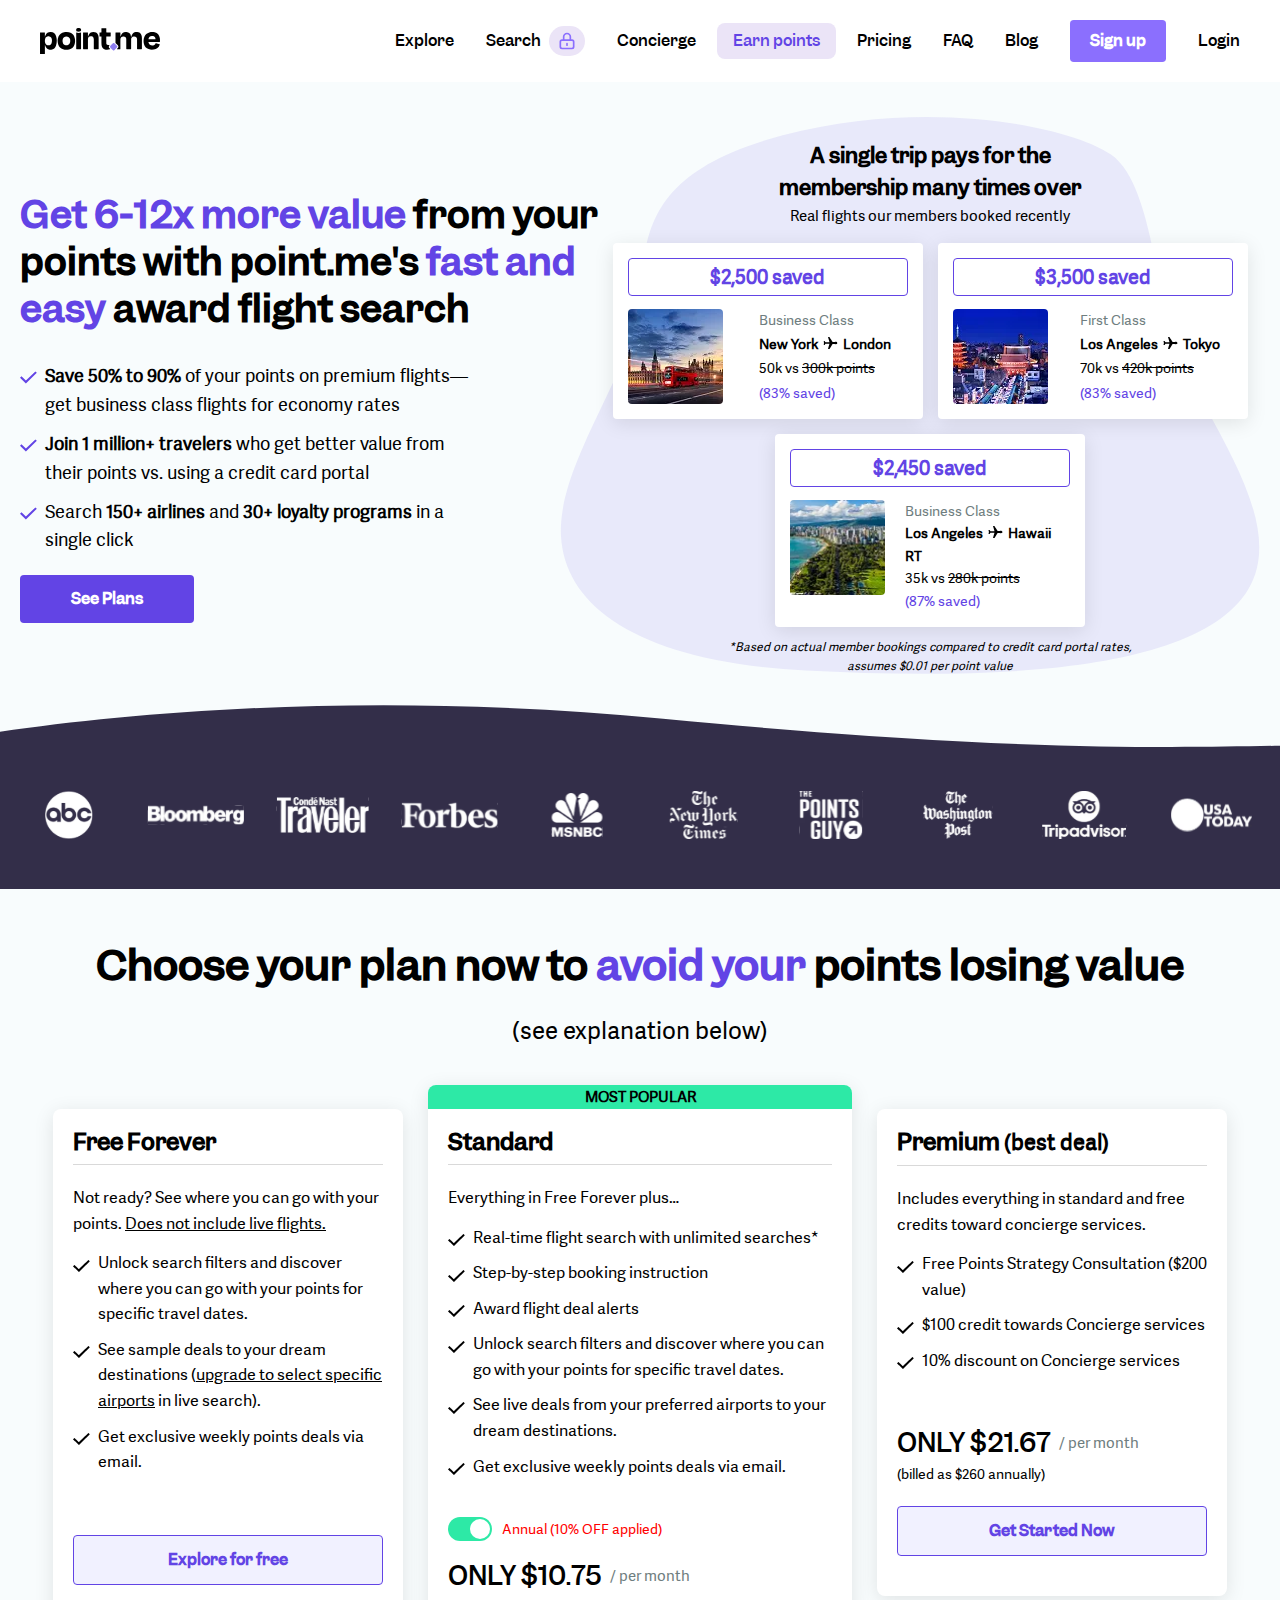
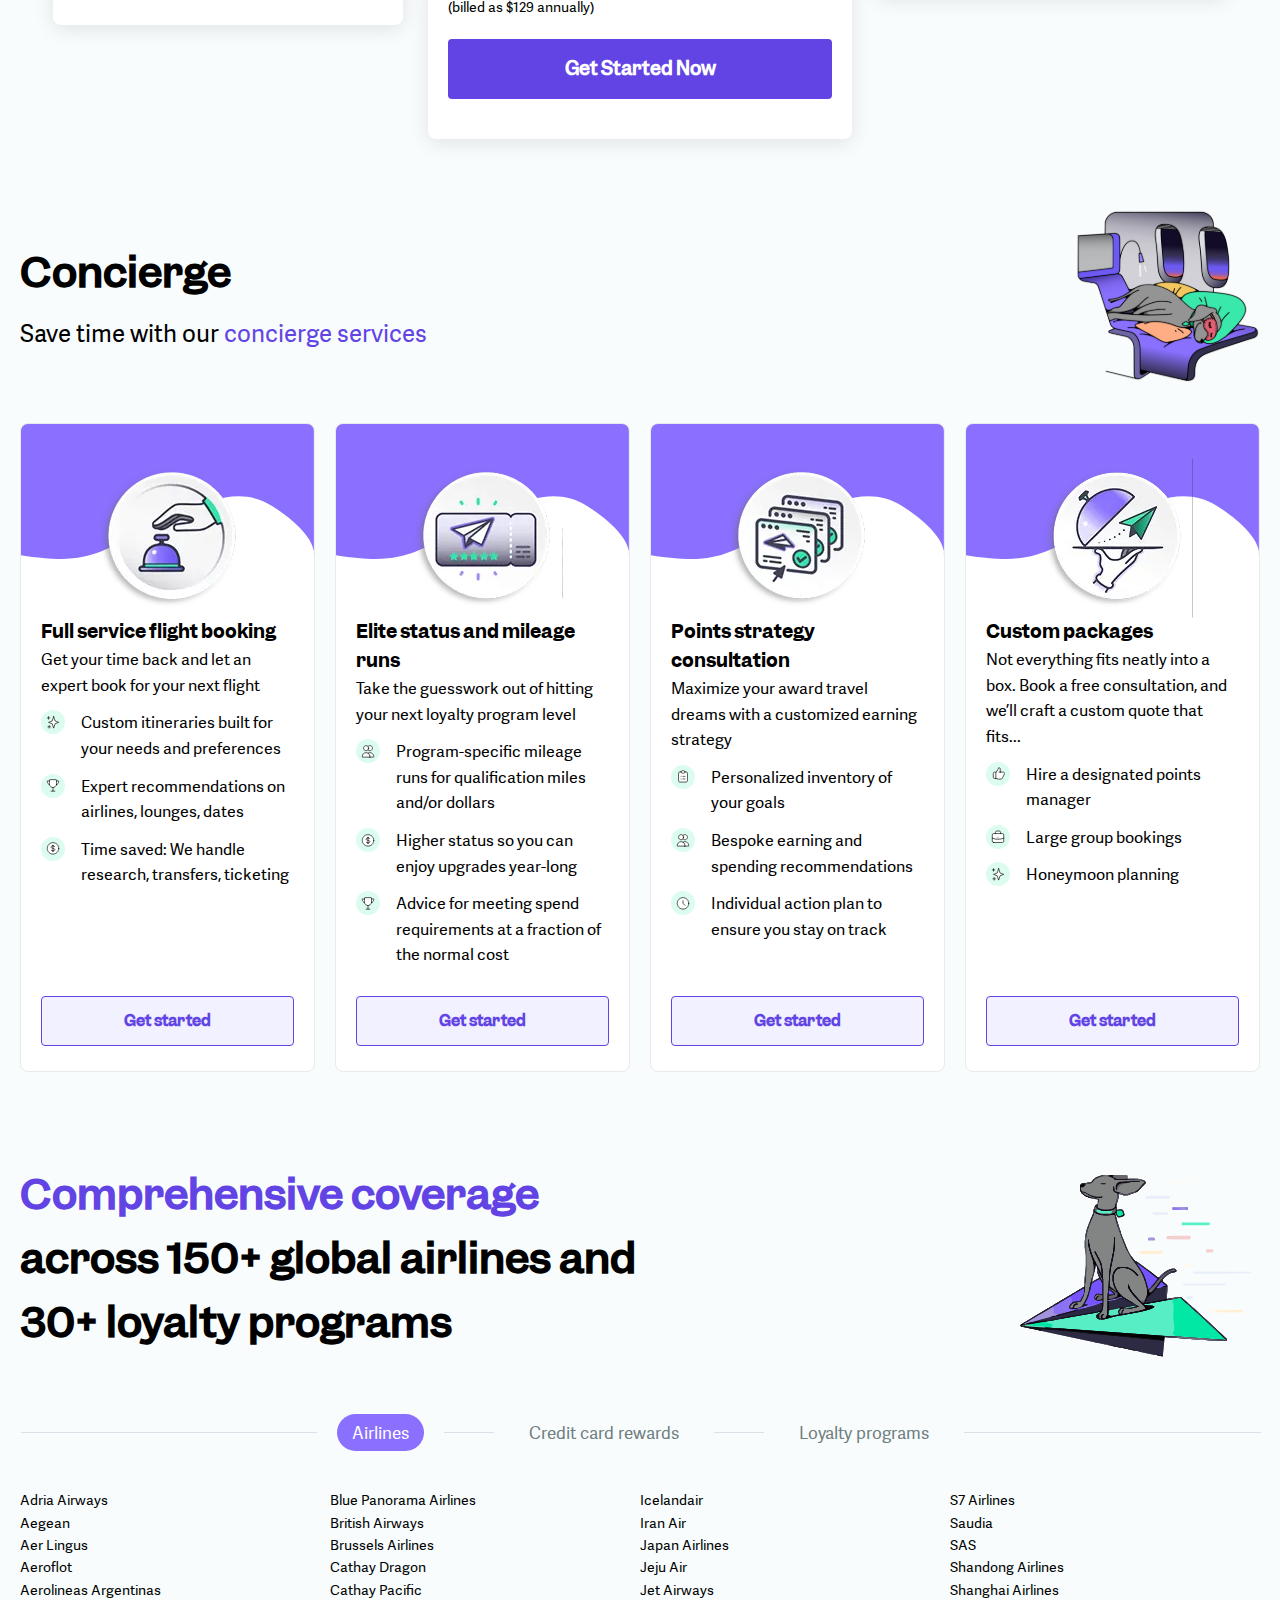
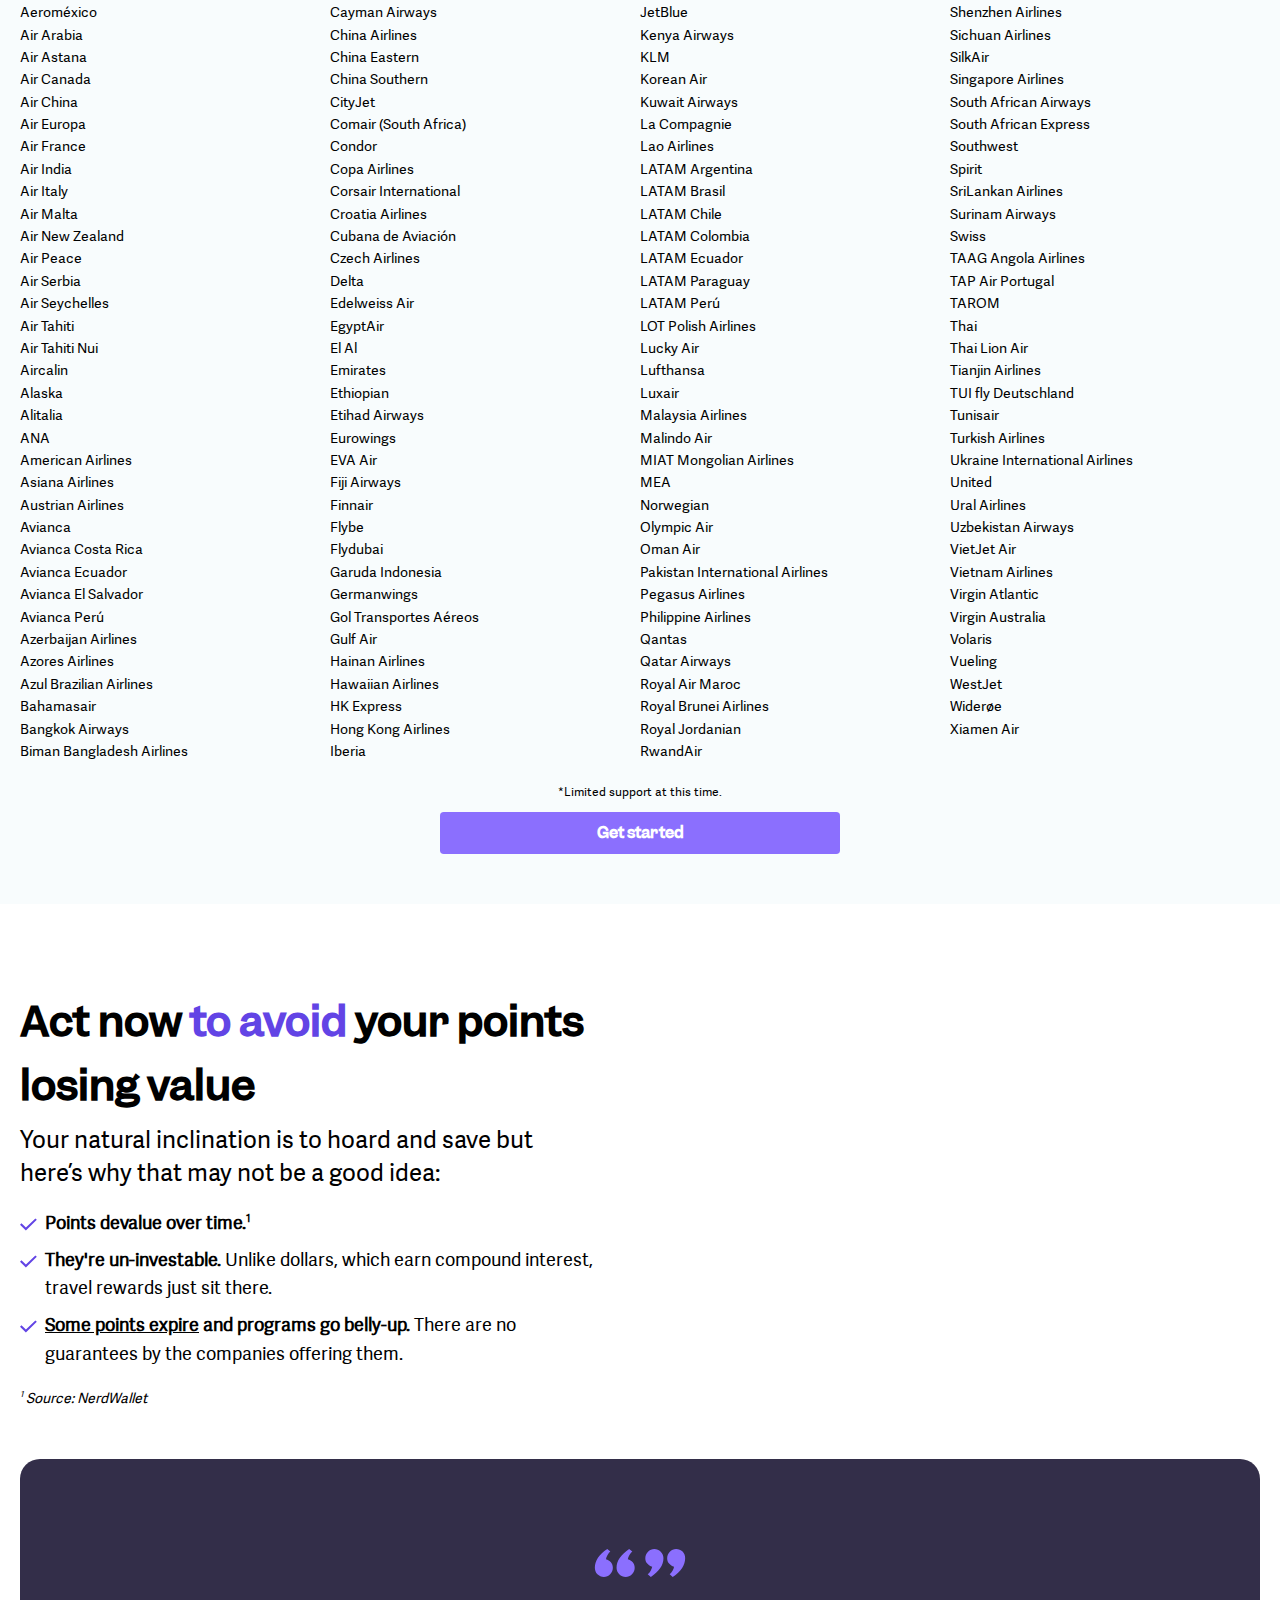
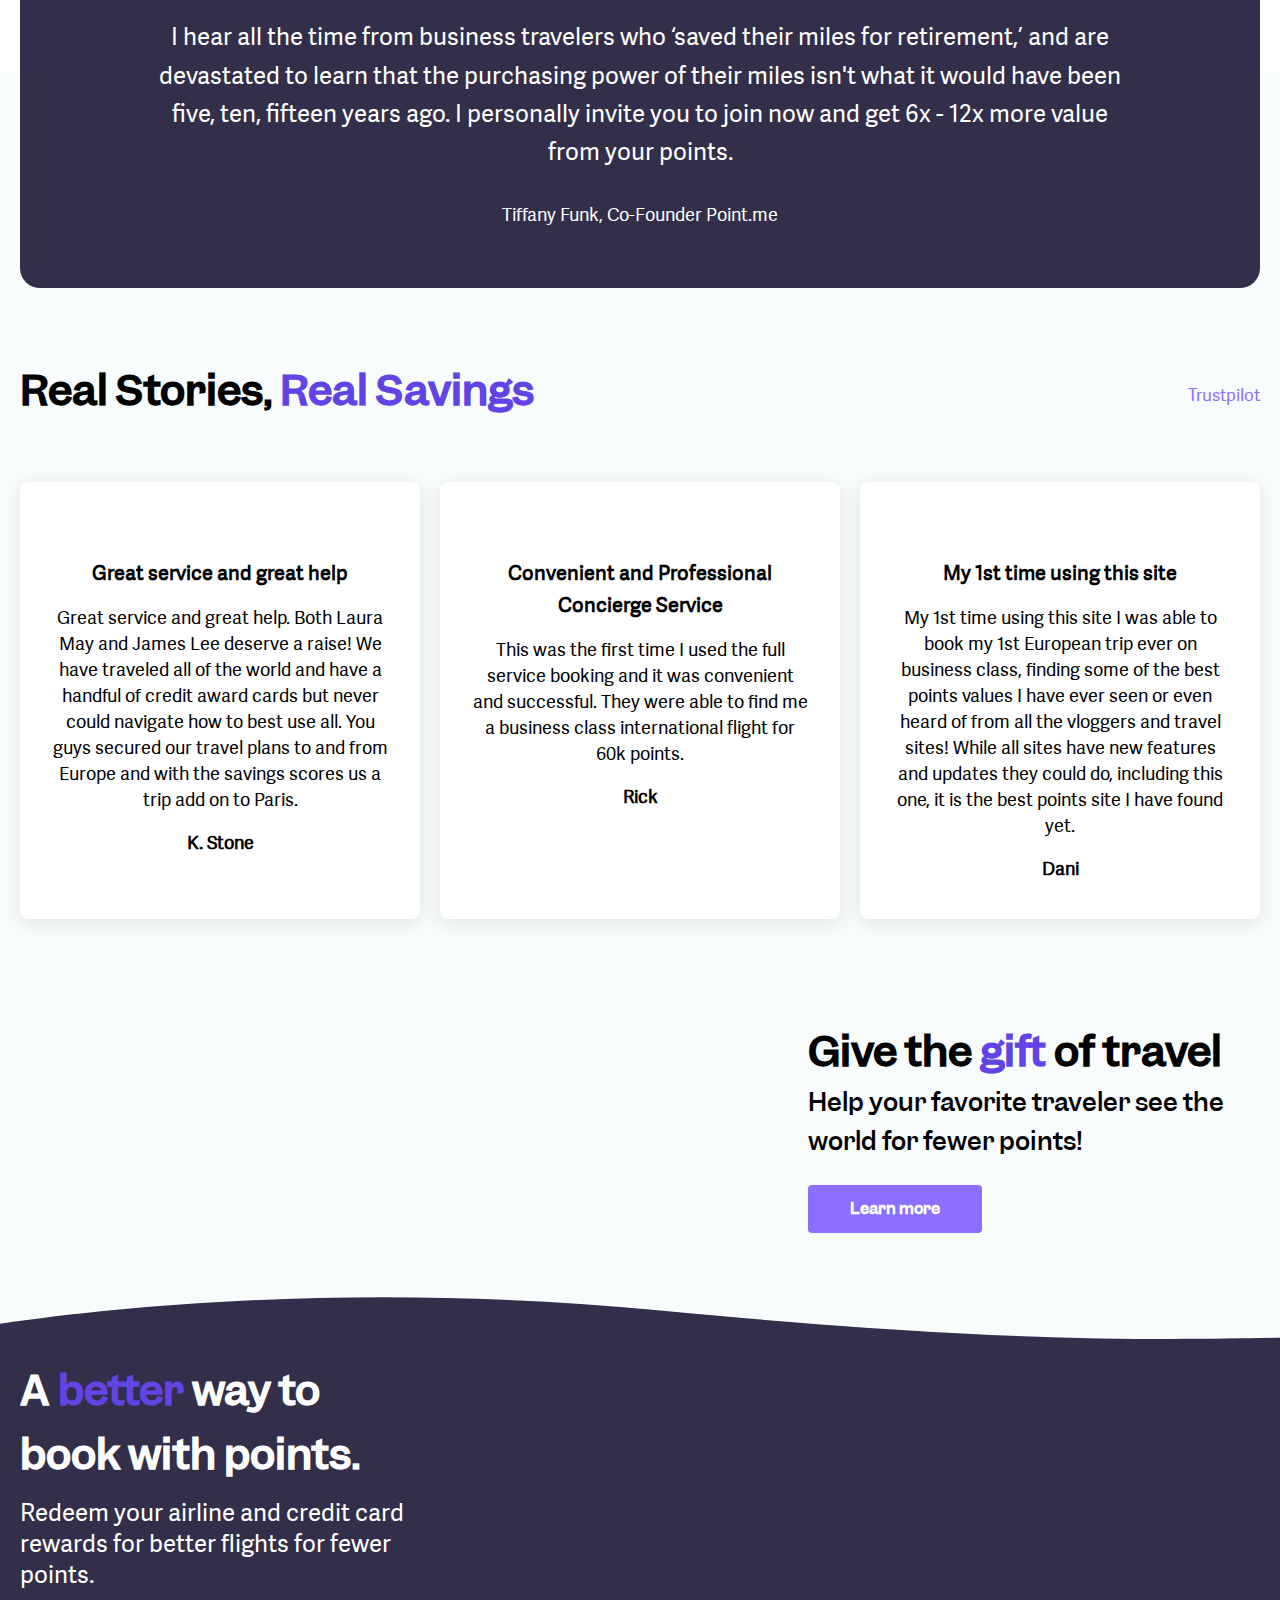
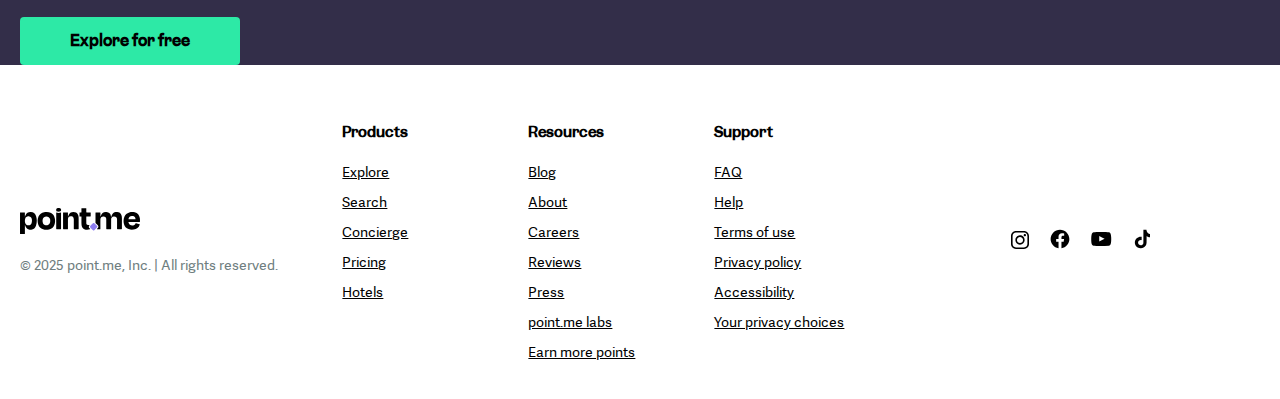
<file: v-4b.html>
<!DOCTYPE html>
<html lang="en">
<head>
    <meta charset="UTF-8">
    <meta name="viewport" content="width=device-width, initial-scale=1.0">
    <title>Annual Subscription Plans, Pricing, and Services | point.me</title>
    <meta name="description" content="Learn about point.me's services and pricing, including annual memberships with access to self-serve flight award search and personalized services to help you find and book a flight with miles.">
    <link rel="stylesheet" href="assets/css/style.css">
</head>
<body>
    <header class="site-header">
        <div class="header-wrap">
            <div class="logo-menu">
                <a href="https://point.me/" class="site-logo" rel="home">
                    <img src="assets/images/point-me.svg" class="img-fluid" alt="point.me Logo" rel="home" loading="eager" width="120" height="26" decoding="async">
                </a>
            </div>
            <div class="menu-wrap">
                <button class="mobmenu" aria-label="Menu">
                    <span class="burger">
                        <span></span>
                    </span>
                </button>
                <div class="menu-nav">
                    <div class="main-menu">
                        <ul id="menu-primary" class="menu">
                            <li class="menu-item">
                                <a href="https://www.point.me/explore" class="nav-link">Explore</a>
                            </li>
                            <li class="menu-item-has-icon menu-item">
                                <a href="#" class="nav-link" data-scroll=".section-pricing">Search <span class="menu-item-icon">
                                    <svg xmlns="http://www.w3.org/2000/svg" fill="none" viewBox="0 0 24 24" stroke-width="2" stroke="currentColor" aria-hidden="true" class="h-5 w-5 relative inline -mt-0.5"><path stroke-linecap="round" stroke-linejoin="round" d="M12 15v2m-6 4h12a2 2 0 002-2v-6a2 2 0 00-2-2H6a2 2 0 00-2 2v6a2 2 0 002 2zm10-10V7a4 4 0 00-8 0v4h8z"></path></svg></span>
                                </a>
                            </li>
                            <li class="menu-item">
                                <a href="#" class="nav-link" data-scroll=".concierge-section">Concierge</a>
                            </li>
                            <li class="purple-highlight-item menu-item">
                                <a href="https://onemileatatime.com/pointme/best-travel-credit-cards/?omaatid=pmnavbar" class="nav-link">Earn points</a>
                            </li>
                            <li class="menu-item">
                                <a href="https://www.point.me/our-services" class="nav-link" data-scroll=".section-pricing">Pricing</a>
                            </li>
                            <li class="menu-item">
                                <a href="https://www.point.me/faq" class="nav-link">FAQ</a>
                            </li>
                            <li class="menu-item">
                                <a href="https://www.point.me/c/insights" class="nav-link">Blog</a>
                            </li>
                        </ul>
                    </div>
                    <a href="https://www.point.me/signup/basic" class="btn contact">Sign up</a>
                    <a href="https://point.me/login" class="login-button">Login</a>
                </div>
            </div>
        </div>
    </header>

    <!-- hero -->
    <section class="section hero">
        <div class="content-wrap">
            <div class="hero-wrap">
                <div class="hero-text-wrap">
                    <h1 class="title"><span class="purple-text">Get 6-12x more value</span> from your points with point.me's <span class="purple-text">fast and easy</span> award flight search</h1>
                    <ul class="check-list">
                        <li><b>Save 50% to 90%</b> of your points on premium flights—get business class flights for economy rates</li>
                        <li><b>Join 1 million+ travelers</b> who get better value from their points vs. using a credit card portal</li>
                        <li>Search <b>150+ airlines</b> and <b>30+ loyalty programs</b> in a single click</li>
                    </ul>
                    <a href="#" class="btn btn-primary" data-scroll=".section-pricing">See Plans</a>
                </div>
                <div class="hero-img-wrap">
                    <h4 class="img-title">A single trip pays for the membership many times over</h4>
                    <p class="img-subtitle">Real flights our members booked recently</p>
                    <div class="card-wrap">
                        <div class="card-item">
                            <p class="btn btn-transparent">$2,500 saved</p>
                            <picture>
                                <source srcset="assets/images/2x/webp/london@2x.webp 2x, assets/images/webp/london.webp 1x" type="image/webp">
                                <source srcset="assets/images/2x/london@2x.png 2x, assets/images/london.png 1x" type="image/png">
                                <img src="assets/images/london.png" alt="new-york-london" loading="lazy" class="card-img">
                            </picture>
                            <div class="card-desc">
                                <p class="card-title">Business Class</p>
                                <p class="card-subtitle">
                                    New York
                                    <svg width="15" height="12" viewBox="0 0 15 12" fill="none" xmlns="http://www.w3.org/2000/svg" style="margin-left: 2px; margin-right: 2px;">
                                        <g clip-path="url(#clip0_60_9473)">
                                        <path d="M4.99799 11.958C5.4987 10.2452 5.99492 8.54637 6.49675 6.82915C6.2464 6.81856 6.01457 6.80853 5.78217 6.79906C4.72742 6.7556 3.67211 6.71326 2.61736 6.66757C2.52698 6.66367 2.47534 6.6893 2.42707 6.76897C2.19355 7.15175 1.9533 7.53008 1.71192 7.90785C1.69059 7.94128 1.64288 7.97972 1.60695 7.98028C1.24321 7.98585 0.878902 7.98362 0.5 7.98362C0.520208 7.89503 0.536487 7.81981 0.555011 7.74515C0.691977 7.20079 0.83175 6.65642 0.964786 6.1115C0.981626 6.04353 0.979381 5.96441 0.963102 5.89643C0.819962 5.30861 0.671208 4.72246 0.524699 4.13575C0.51684 4.10455 0.514033 4.07279 0.505052 4.01819C0.631914 4.01819 0.750917 4.01819 0.869359 4.01819C1.09389 4.01819 1.31899 4.02543 1.54296 4.01484C1.64625 4.01039 1.69452 4.05775 1.74111 4.13297C1.97238 4.50349 2.20758 4.87067 2.43605 5.24286C2.48096 5.31585 2.52811 5.3387 2.61455 5.3348C3.77652 5.28409 4.93905 5.23729 6.10157 5.18993C6.22675 5.18492 6.35193 5.17823 6.49675 5.17154C5.99548 3.45655 5.49926 1.75939 4.99743 0.043279C5.10745 0.043279 5.20344 0.043279 5.29942 0.043279C5.6598 0.043279 6.01962 0.0460649 6.38 0.0410503C6.46476 0.0399359 6.5164 0.0655661 6.56131 0.136885C7.06314 0.929192 7.56666 1.72094 8.0713 2.51158C8.58324 3.31391 9.09855 4.11514 9.60824 4.91859C9.65315 4.9899 9.70479 5.00551 9.78057 5.00161C10.4895 4.96483 11.1985 4.92639 11.908 4.89518C12.3369 4.87624 12.7686 4.83557 13.1946 4.86733C13.6083 4.89853 13.9687 5.10245 14.246 5.41893C14.6064 5.83069 14.5834 6.28869 14.1764 6.65977C13.8054 6.99742 13.372 7.17961 12.8533 7.15064C11.8367 7.09381 10.819 7.05202 9.8019 6.99909C9.69974 6.99352 9.64136 7.02249 9.58747 7.10774C8.88075 8.21986 8.17066 9.32976 7.46225 10.4402C7.15632 10.9199 6.8532 11.4008 6.54615 11.8794C6.52426 11.9134 6.47879 11.9535 6.44399 11.9541C5.96798 11.9596 5.4914 11.958 4.99799 11.958Z" fill="black"></path>
                                        </g>
                                        <defs>
                                            <clipPath id="clip0_60_9473">
                                                <rect width="14" height="12" fill="white" transform="translate(0.5)"></rect>
                                            </clipPath>
                                        </defs>
                                    </svg>
                                    London
                                </p>
                                <p>50k vs <s>300k points</s></p>
                                <p class="purple-text">(83% saved)</p>
                            </div>
                        </div>
                        <div class="card-item">
                            <p class="btn btn-transparent">$3,500 saved</p>
                            <picture>
                                <source srcset="assets/images/2x/webp/tokyo@2x.webp 2x, assets/images/webp/tokyo.webp 1x" type="image/webp">
                                <source srcset="assets/images/2x/tokyo@2x.png 2x, assets/images/tokyo.png 1x" type="image/png">
                                <img src="assets/images/tokyo.png" alt="los-angeles-tokyo" loading="lazy" class="card-img">
                            </picture>
                            <div class="card-desc">
                                <p class="card-title">First Class</p>
                                <p class="card-subtitle">Los Angeles
                                    <svg width="15" height="12" viewBox="0 0 15 12" fill="none" xmlns="http://www.w3.org/2000/svg" style="margin-left: 2px; margin-right: 2px;">
                                        <g>
                                        <path d="M4.99799 11.958C5.4987 10.2452 5.99492 8.54637 6.49675 6.82915C6.2464 6.81856 6.01457 6.80853 5.78217 6.79906C4.72742 6.7556 3.67211 6.71326 2.61736 6.66757C2.52698 6.66367 2.47534 6.6893 2.42707 6.76897C2.19355 7.15175 1.9533 7.53008 1.71192 7.90785C1.69059 7.94128 1.64288 7.97972 1.60695 7.98028C1.24321 7.98585 0.878902 7.98362 0.5 7.98362C0.520208 7.89503 0.536487 7.81981 0.555011 7.74515C0.691977 7.20079 0.83175 6.65642 0.964786 6.1115C0.981626 6.04353 0.979381 5.96441 0.963102 5.89643C0.819962 5.30861 0.671208 4.72246 0.524699 4.13575C0.51684 4.10455 0.514033 4.07279 0.505052 4.01819C0.631914 4.01819 0.750917 4.01819 0.869359 4.01819C1.09389 4.01819 1.31899 4.02543 1.54296 4.01484C1.64625 4.01039 1.69452 4.05775 1.74111 4.13297C1.97238 4.50349 2.20758 4.87067 2.43605 5.24286C2.48096 5.31585 2.52811 5.3387 2.61455 5.3348C3.77652 5.28409 4.93905 5.23729 6.10157 5.18993C6.22675 5.18492 6.35193 5.17823 6.49675 5.17154C5.99548 3.45655 5.49926 1.75939 4.99743 0.043279C5.10745 0.043279 5.20344 0.043279 5.29942 0.043279C5.6598 0.043279 6.01962 0.0460649 6.38 0.0410503C6.46476 0.0399359 6.5164 0.0655661 6.56131 0.136885C7.06314 0.929192 7.56666 1.72094 8.0713 2.51158C8.58324 3.31391 9.09855 4.11514 9.60824 4.91859C9.65315 4.9899 9.70479 5.00551 9.78057 5.00161C10.4895 4.96483 11.1985 4.92639 11.908 4.89518C12.3369 4.87624 12.7686 4.83557 13.1946 4.86733C13.6083 4.89853 13.9687 5.10245 14.246 5.41893C14.6064 5.83069 14.5834 6.28869 14.1764 6.65977C13.8054 6.99742 13.372 7.17961 12.8533 7.15064C11.8367 7.09381 10.819 7.05202 9.8019 6.99909C9.69974 6.99352 9.64136 7.02249 9.58747 7.10774C8.88075 8.21986 8.17066 9.32976 7.46225 10.4402C7.15632 10.9199 6.8532 11.4008 6.54615 11.8794C6.52426 11.9134 6.47879 11.9535 6.44399 11.9541C5.96798 11.9596 5.4914 11.958 4.99799 11.958Z" fill="black"></path>
                                        </g>
                                        <defs>
                                            <clipPath>
                                                <rect width="14" height="12" fill="white" transform="translate(0.5)"></rect>
                                            </clipPath>
                                        </defs>
                                    </svg>
                                    Tokyo</p>
                                <p>70k vs <s>420k points</s></p>
                                <p class="purple-text">(83% saved)</p>
                            </div>
                        </div>
                        <div class="card-item">
                            <p class="btn btn-transparent">$2,450 saved</p>
                            <picture>
                                <source srcset="assets/images/2x/webp/hawaii@2x.webp 2x, assets/images/webp/hawaii.webp 1x" type="image/webp">
                                <source srcset="assets/images/2x/hawaii@2x.png 2x, assets/images/hawaii.png 1x" type="image/png">
                                <img src="assets/images/hawaii.png" alt="los-angeles-hawaii" loading="lazy" class="card-img">
                            </picture>
                            <div class="card-desc">
                                <p class="card-title">Business Class</p>
                                <p class="card-subtitle">Los Angeles
                                    <svg width="15" height="12" viewBox="0 0 15 12" fill="none" xmlns="http://www.w3.org/2000/svg" style="margin-left: 2px; margin-right: 2px;">
                                        <g>
                                        <path d="M4.99799 11.958C5.4987 10.2452 5.99492 8.54637 6.49675 6.82915C6.2464 6.81856 6.01457 6.80853 5.78217 6.79906C4.72742 6.7556 3.67211 6.71326 2.61736 6.66757C2.52698 6.66367 2.47534 6.6893 2.42707 6.76897C2.19355 7.15175 1.9533 7.53008 1.71192 7.90785C1.69059 7.94128 1.64288 7.97972 1.60695 7.98028C1.24321 7.98585 0.878902 7.98362 0.5 7.98362C0.520208 7.89503 0.536487 7.81981 0.555011 7.74515C0.691977 7.20079 0.83175 6.65642 0.964786 6.1115C0.981626 6.04353 0.979381 5.96441 0.963102 5.89643C0.819962 5.30861 0.671208 4.72246 0.524699 4.13575C0.51684 4.10455 0.514033 4.07279 0.505052 4.01819C0.631914 4.01819 0.750917 4.01819 0.869359 4.01819C1.09389 4.01819 1.31899 4.02543 1.54296 4.01484C1.64625 4.01039 1.69452 4.05775 1.74111 4.13297C1.97238 4.50349 2.20758 4.87067 2.43605 5.24286C2.48096 5.31585 2.52811 5.3387 2.61455 5.3348C3.77652 5.28409 4.93905 5.23729 6.10157 5.18993C6.22675 5.18492 6.35193 5.17823 6.49675 5.17154C5.99548 3.45655 5.49926 1.75939 4.99743 0.043279C5.10745 0.043279 5.20344 0.043279 5.29942 0.043279C5.6598 0.043279 6.01962 0.0460649 6.38 0.0410503C6.46476 0.0399359 6.5164 0.0655661 6.56131 0.136885C7.06314 0.929192 7.56666 1.72094 8.0713 2.51158C8.58324 3.31391 9.09855 4.11514 9.60824 4.91859C9.65315 4.9899 9.70479 5.00551 9.78057 5.00161C10.4895 4.96483 11.1985 4.92639 11.908 4.89518C12.3369 4.87624 12.7686 4.83557 13.1946 4.86733C13.6083 4.89853 13.9687 5.10245 14.246 5.41893C14.6064 5.83069 14.5834 6.28869 14.1764 6.65977C13.8054 6.99742 13.372 7.17961 12.8533 7.15064C11.8367 7.09381 10.819 7.05202 9.8019 6.99909C9.69974 6.99352 9.64136 7.02249 9.58747 7.10774C8.88075 8.21986 8.17066 9.32976 7.46225 10.4402C7.15632 10.9199 6.8532 11.4008 6.54615 11.8794C6.52426 11.9134 6.47879 11.9535 6.44399 11.9541C5.96798 11.9596 5.4914 11.958 4.99799 11.958Z" fill="black"></path>
                                        </g>
                                        <defs>
                                            <clipPath>
                                                <rect width="14" height="12" fill="white" transform="translate(0.5)"></rect>
                                            </clipPath>
                                        </defs>
                                    </svg>
                                    Hawaii RT</p>
                                <p>35k vs <s>280k points</s></p>
                                <p class="purple-text">(87% saved)</p>
                            </div>
                        </div>
                    </div>
                    <p class="desc">*Based on actual member bookings compared to credit card portal rates, assumes $0.01 per point value</p>
                </div>
            </div>
        </div>
    </section>

    <!-- section-logo -->
    <div class="section section-logo">
        <div class="logo-wrap">
            <div class="shape-pointme-flippable-wave">
                <svg viewBox="0 0 1440 63" fill="none" xmlns="http://www.w3.org/2000/svg">
                    <path d="M0 45.8388C172.327 20.8778 435.625 1.14659 746.002 31.1619C1122.57 67.5779 1307.9 64.059 1439.73 61.5562L1440 61.5511V0H0V45.8388Z" fill="#F8FCFD"/>
                </svg>
            </div>
            <div class="content-wrap">
                <ul>
                    <li>
                        <img loading="lazy" src="assets/images/abc-logo.svg" alt="abc-logo">
                    </li>
                    <li>
                        <img loading="lazy" src="assets/images/bloomberg-logo.svg" alt="bloomberg-logo">
                    </li>
                    <li>
                        <img loading="lazy" src="assets/images/conde-nast-traveller-logo.svg" alt="conde-nast-traveller-logo">
                    </li>
                    <li>
                        <img loading="lazy" src="assets/images/forbes-logo.svg" alt="forbes-logo">
                    </li>
                    <li>
                        <img loading="lazy" src="assets/images/msnbc-logo.svg" alt="msnbc-logo">
                    </li>
                    <li>
                        <img loading="lazy" src="assets/images/new-york-times-logo.svg" alt="new-york-times-logo">
                    </li>
                    <li>
                        <img loading="lazy" src="assets/images/the-points-guy-logo.svg" alt="the-points-guy-logo">
                    </li>
                    <li>
                        <img loading="lazy" src="assets/images/the-washington-post-logo.svg" alt="the-washington-post-logo">
                    </li>
                    <li>
                        <img loading="lazy" src="assets/images/trip-advisor-logo.svg" alt="trip-advisor-logo">
                    </li>
                    <li>
                        <img loading="lazy" src="assets/images/usa-today-logo.svg" alt="usa-today-logo">
                    </li>
                </ul>
            </div>
        </div>
    </div>

    <!-- section-pricing -->
    <section class="section section-pricing">
        <div class="content-wrap">
            <h2 class="title">Choose your plan now to <span class="purple-text">avoid your</span> points losing value</h2>
            <p class="subtitle">(see explanation below)</p>
            <div class="pricing-group">
                <div class="pricing-card">
                    <h4 class="pricing-heading">Free Forever</h4>
                    <p class="pricing-subheading">Not ready? See where you can go with your points. <u>Does not include live flights.</u></p>
                    <ul class="check-list">
                        <li>Unlock search filters and discover where you can go with your points for specific travel dates.</li>
                        <li>See sample deals to your dream destinations (<u>upgrade to select specific airports</u> in live search).</li>
                        <li>Get exclusive weekly points deals via email.</li>
                    </ul>
                    <a href="https://www.point.me/signup/basic" class="btn btn-secondary">Explore for free</a>
                </div>
                <div class="pricing-card card-ribbon">
                    <h5 class="pricing-ribbon ribbon-popular">MOST POPULAR</h5>
                    <h4 class="pricing-heading">Standard</h4>
                    <p class="pricing-subheading">Everything in Free Forever plus…</p>
                    <ul class="check-list">
                        <li>Real-time flight search with unlimited searches*</li>
                        <li>Step-by-step booking instruction</li>
                        <li>Award flight deal alerts</li>
                        <li>Unlock search filters and discover where you can go with your points for specific travel dates.</li>
                        <li>See live deals from your preferred airports to your dream destinations.</li>
                        <li>Get exclusive weekly points deals via email.</li>
                    </ul>
                    <div class="plan-price-wrap">
                        <div class="checkbox-wrapper">
                            <input type="checkbox" id="switch" checked><label for="switch"></label>
                            <span class="checkbox-text">Annual (10% OFF applied)</span>
                        </div>
                        <p class="plan-price">
                            <span class="plan-main">ONLY $10.75</span>
                            <span class="plan-period">/ per month</span>
                        </p>
                        <p class="desc">(billed as $129 annually)</p>
                    </div>
                    <a href="https://www.point.me/signup/standard" class="btn btn-primary">Get Started Now</a>
                </div>
                <div class="more-option-title">
                    <p>More options</p>
                </div>
                <div class="pricing-card open-item collapse-mob">
                    <h4 class="pricing-heading">Premium <span>(best deal)</span></h4>
                    <p class="pricing-subheading">Includes everything in standard and free credits toward concierge services.</p>
                    <div class="open-content">
                        <ul class="check-list">
                            <li>Free Points Strategy Consultation ($200 value)</li>
                            <li>$100 credit towards Concierge services</li>
                            <li>10% discount on Concierge services</li>
                        </ul>
                        <div class="plan-price-wrap">
                            <p class="plan-price">
                                <span class="plan-main">ONLY $21.67</span>
                                <span class="plan-period">/ per month</span>
                            </p>
                            <p class="desc">(billed as $260 annually)</p>
                        </div>
                        <a href="http://point.me/signup/premium" class="btn btn-secondary">Get Started Now</a>
                    </div>
                    <span class="open-btn">
                        <svg width="20" height="18" viewBox="0 0 20 18"><use xlink:href='#open-ico'/></svg>
                    </span>
                </div>
            </div>
        </div>
    </section>

    <!-- Start concierge section -->
    <section class="concierge-section collapse-mob">
        <div class="content-wrap">
            <div class="title-row">
                <div>
                    <h2 class="title-section"><strong>Concierge</strong></h2>
                    <p class="subtitle">Save time with our <span class="purple-text">concierge services</span></p>
                </div>
                <div class="title-img">
                    <img class="img-fluid" loading="lazy" src="assets/images/sleeping-dog.svg" alt="sleeping dog">
                </div>
            </div>
            <div class="card-row">
                <div class="card-item">
                    <div class="card-item-body">
                        <div class="card-item-head">
                            <div class="card-item-img">
                                <picture>
                                    <source srcset="assets/images/2x/webp/about_service@2x.webp 2x, assets/images/webp/about_service.webp 1x" type="image/webp">
                                    <source srcset="assets/images/2x/about_service@2x.png 2x, assets/images/about_service.png 1x" type="image/png">
                                    <img src="assets/images/about_service.png" alt="Full service flight booking" loading="lazy" class="img-fluid">
                                </picture>
                            </div>
                            <h4 class="card-item-title">Full service flight booking</h4>
                        </div>
                        <p class="card-item-subtitle">Get your time back and let an expert book for your next flight</p>
                        <div class="icon-list">
                            <div class="icon-list-item">
                                <div class="icon-logo">
                                    <svg width="16" height="17" viewBox="0 0 16 17" fill="none" xmlns="http://www.w3.org/2000/svg">
                                        <path d="M3.54298 2.64478V5.19167V2.64478ZM2.26953 3.91822H4.81643H2.26953ZM4.1797 11.5589V14.1058V11.5589ZM2.90626 12.8324H5.45315H2.90626ZM8.63677 2.64478L10.0923 7.01079L13.7306 8.37529L10.0923 9.73979L8.63677 14.1058L7.18122 9.73979L3.54298 8.37529L7.18122 7.01079L8.63677 2.64478Z" fill="white"/>
                                        <path d="M3.54298 2.64478V5.19167M2.26953 3.91822H4.81643M4.1797 11.5589V14.1058M2.90626 12.8324H5.45315M8.63677 2.64478L10.0923 7.01079L13.7306 8.37529L10.0923 9.73979L8.63677 14.1058L7.18122 9.73979L3.54298 8.37529L7.18122 7.01079L8.63677 2.64478Z" stroke="black" stroke-width="0.636724" stroke-linecap="round" stroke-linejoin="round"/>
                                    </svg>    
                                </div>
                                <p>Custom itineraries built for your needs and preferences</p>
                            </div>
                            <div class="icon-list-item">
                                <div class="icon-logo">
                                    <svg width="14" height="13" viewBox="0 0 14 13" fill="none" xmlns="http://www.w3.org/2000/svg">
                                        <path d="M5.08987 12.1058H8.91024ZM6.99989 12.1058V8.57935ZM10.5262 5.49363C10.5262 4.0985 10.524 1.78453 10.5229 1.08558C10.5229 0.968675 10.4764 0.856554 10.3938 0.773884C10.3111 0.691219 10.199 0.644775 10.0821 0.644775L3.91675 0.651939C3.80008 0.651939 3.68817 0.698189 3.60554 0.780563C3.52292 0.862931 3.47632 0.974697 3.47595 1.09136C3.47595 1.93386 3.47237 4.65005 3.47237 5.49363C3.47237 7.26456 5.759 8.5793 6.99875 8.5793C8.23846 8.5793 10.5262 7.26456 10.5262 5.49363ZM10.5262 5.49363C11.8059 5.49363 12.7306 3.92921 12.7306 2.40788V1.96707H10.5266M3.47351 1.96707H1.26953V2.40788C1.26953 3.92921 2.19383 5.49352 3.47351 5.49352" fill="white"/>
                                        <path d="M5.08987 12.1058H8.91024M6.99989 12.1058V8.57935M10.5262 5.49363C10.5262 4.0985 10.524 1.78453 10.5229 1.08558C10.5229 0.968675 10.4764 0.856554 10.3938 0.773884C10.3111 0.691219 10.199 0.644775 10.0821 0.644775L3.91675 0.651939C3.80008 0.651939 3.68817 0.698189 3.60554 0.780563C3.52292 0.862931 3.47632 0.974697 3.47595 1.09136C3.47595 1.93386 3.47237 4.65005 3.47237 5.49363C3.47237 7.26456 5.759 8.5793 6.99875 8.5793C8.23846 8.5793 10.5262 7.26456 10.5262 5.49363ZM10.5262 5.49363C11.8059 5.49363 12.7306 3.92921 12.7306 2.40788V1.96707H10.5266M3.47351 1.96707H1.26953V2.40788C1.26953 3.92921 2.19383 5.49352 3.47351 5.49352" stroke="black" stroke-width="0.636724" stroke-linecap="round" stroke-linejoin="round"/>
                                    </svg>                                                                                
                                </div>
                                <p>Expert recommendations on airlines, lounges, dates</p>
                            </div>
                            <div class="icon-list-item">
                                <div class="icon-logo">
                                    <svg width="14" height="13" viewBox="0 0 14 13" fill="none" xmlns="http://www.w3.org/2000/svg">
                                        <path d="M7.00005 3.8284C5.945 3.8284 5.08988 4.39826 5.08988 5.10184C5.08988 5.80542 5.945 6.37529 7.00005 6.37529C8.0551 6.37529 8.91022 6.94516 8.91022 7.64874C8.91022 8.35232 8.0551 8.92219 7.00005 8.92219M7.00005 3.8284C7.70681 3.8284 8.32443 4.08436 8.65489 4.46512ZM7.00005 3.8284V3.19167ZM7.00005 3.8284V8.92219ZM7.00005 8.92219V9.55891ZM7.00005 8.92219C6.29328 8.92219 5.67566 8.66623 5.3452 8.28546ZM12.7306 6.37529C12.7306 7.12783 12.5823 7.87301 12.2944 8.56827C12.0064 9.26352 11.5843 9.89525 11.0521 10.4274C10.52 10.9595 9.88828 11.3816 9.19302 11.6696C8.49776 11.9576 7.75259 12.1058 7.00005 12.1058C6.24751 12.1058 5.50233 11.9576 4.80707 11.6696C4.11182 11.3816 3.48009 10.9595 2.94796 10.4274C2.41583 9.89525 1.99373 9.26352 1.70574 8.56827C1.41776 7.87301 1.26953 7.12783 1.26953 6.37529C1.26953 4.85546 1.87328 3.39789 2.94796 2.3232C4.02264 1.24852 5.48022 0.644775 7.00005 0.644775C8.51988 0.644775 9.97745 1.24852 11.0521 2.3232C12.1268 3.39789 12.7306 4.85546 12.7306 6.37529Z" fill="white"/>
                                        <path d="M7.00005 3.8284C5.945 3.8284 5.08988 4.39826 5.08988 5.10184C5.08988 5.80542 5.945 6.37529 7.00005 6.37529C8.0551 6.37529 8.91022 6.94516 8.91022 7.64874C8.91022 8.35232 8.0551 8.92219 7.00005 8.92219M7.00005 3.8284C7.70681 3.8284 8.32443 4.08436 8.65489 4.46512M7.00005 3.8284V3.19167M7.00005 3.8284V8.92219M7.00005 8.92219V9.55891M7.00005 8.92219C6.29328 8.92219 5.67566 8.66623 5.3452 8.28546M12.7306 6.37529C12.7306 7.12783 12.5823 7.87301 12.2944 8.56827C12.0064 9.26352 11.5843 9.89525 11.0521 10.4274C10.52 10.9595 9.88828 11.3816 9.19302 11.6696C8.49776 11.9576 7.75259 12.1058 7.00005 12.1058C6.24751 12.1058 5.50233 11.9576 4.80707 11.6696C4.11182 11.3816 3.48009 10.9595 2.94796 10.4274C2.41583 9.89525 1.99373 9.26352 1.70574 8.56827C1.41776 7.87301 1.26953 7.12783 1.26953 6.37529C1.26953 4.85546 1.87328 3.39789 2.94796 2.3232C4.02264 1.24852 5.48022 0.644775 7.00005 0.644775C8.51988 0.644775 9.97745 1.24852 11.0521 2.3232C12.1268 3.39789 12.7306 4.85546 12.7306 6.37529Z" stroke="black" stroke-width="0.636724" stroke-linecap="round" stroke-linejoin="round"/>
                                    </svg>                                                                               
                                </div>
                                <p>Time saved: We handle research, transfers, ticketing</p>
                            </div>
                        </div>
                    </div>
                    <div class="card-item-footer">
                        <a href="https://connect.point.me/concierge-booking" target="_self" class="btn btn-secondary">Get started</a>
                    </div>
                </div>
                <div class="card-item">
                    <div class="card-item-body">
                        <div class="card-item-head">
                            <div class="card-item-img">
                                <picture>
                                    <source srcset="assets/images/2x/webp/about_service2@2x.webp 2x, assets/images/webp/about_service2.webp 1x" type="image/webp">
                                    <source srcset="assets/images/2x/about_service2@2x.png 2x, assets/images/about_service2.png 1x" type="image/png">
                                    <img src="assets/images/about_service2.png" alt="Full service flight booking" loading="lazy" class="img-fluid">
                                </picture>
                            </div>
                            <h4 class="card-item-title">Elite status and mileage runs</h4>
                        </div>
                        <p class="card-item-subtitle">Take the guesswork out of hitting your next loyalty program level</p>
                        <div class="icon-list">
                            <div class="icon-list-item">
                                <div class="icon-logo">
                                    <svg width="14" height="13" viewBox="0 0 14 13" fill="none" xmlns="http://www.w3.org/2000/svg">
                                        <path d="M7.00005 1.5069C7.34225 1.11895 7.79448 0.844394 8.29655 0.719777C8.79863 0.595161 9.32675 0.626389 9.81064 0.809306C10.2945 0.992223 10.7113 1.31816 11.0054 1.74374C11.2994 2.16931 11.457 2.67436 11.457 3.19167C11.457 3.70898 11.2994 4.21403 11.0054 4.63961C10.7113 5.06519 10.2945 5.39112 9.81064 5.57404C9.32675 5.75696 8.79863 5.78818 8.29655 5.66357C7.79448 5.53895 7.34225 5.2644 7.00005 4.87644M8.91022 12.1058H1.26953V11.4691C1.26953 10.4559 1.67203 9.48415 2.38848 8.76769C3.10494 8.05124 4.07666 7.64874 5.08988 7.64874C6.10309 7.64874 7.07481 8.05124 7.79127 8.76769C8.50772 9.48415 8.91022 10.4559 8.91022 11.4691V12.1058ZM8.91022 12.1058H12.7306V11.4691C12.7307 10.7984 12.5542 10.1396 12.2189 9.55872C11.8837 8.97788 11.4014 8.49553 10.8206 8.16017C10.2398 7.8248 9.58101 7.64822 8.91035 7.6482C8.2397 7.64818 7.58085 7.8247 7.00005 8.16003M7.63677 3.19167C7.63677 3.86715 7.36844 4.51496 6.8908 4.9926C6.41317 5.47024 5.76535 5.73857 5.08988 5.73857C4.4144 5.73857 3.76658 5.47024 3.28895 4.9926C2.81131 4.51496 2.54298 3.86715 2.54298 3.19167C2.54298 2.51619 2.81131 1.86838 3.28895 1.39074C3.76658 0.913109 4.4144 0.644776 5.08988 0.644776C5.76535 0.644776 6.41317 0.913109 6.8908 1.39074C7.36844 1.86838 7.63677 2.51619 7.63677 3.19167Z" fill="white"/>
                                        <path d="M7.00005 1.5069C7.34225 1.11895 7.79448 0.844394 8.29655 0.719777C8.79863 0.595161 9.32675 0.626389 9.81064 0.809306C10.2945 0.992223 10.7113 1.31816 11.0054 1.74374C11.2994 2.16931 11.457 2.67436 11.457 3.19167C11.457 3.70898 11.2994 4.21403 11.0054 4.63961C10.7113 5.06519 10.2945 5.39112 9.81064 5.57404C9.32675 5.75696 8.79863 5.78818 8.29655 5.66357C7.79448 5.53895 7.34225 5.2644 7.00005 4.87644M8.91022 12.1058H1.26953V11.4691C1.26953 10.4559 1.67203 9.48415 2.38848 8.76769C3.10494 8.05124 4.07666 7.64874 5.08988 7.64874C6.10309 7.64874 7.07481 8.05124 7.79127 8.76769C8.50772 9.48415 8.91022 10.4559 8.91022 11.4691V12.1058ZM8.91022 12.1058H12.7306V11.4691C12.7307 10.7984 12.5542 10.1396 12.2189 9.55872C11.8837 8.97788 11.4014 8.49553 10.8206 8.16017C10.2398 7.8248 9.58101 7.64822 8.91035 7.6482C8.2397 7.64818 7.58085 7.8247 7.00005 8.16003M7.63677 3.19167C7.63677 3.86715 7.36844 4.51496 6.8908 4.9926C6.41317 5.47024 5.76535 5.73857 5.08988 5.73857C4.4144 5.73857 3.76658 5.47024 3.28895 4.9926C2.81131 4.51496 2.54298 3.86715 2.54298 3.19167C2.54298 2.51619 2.81131 1.86838 3.28895 1.39074C3.76658 0.913109 4.4144 0.644776 5.08988 0.644776C5.76535 0.644776 6.41317 0.913109 6.8908 1.39074C7.36844 1.86838 7.63677 2.51619 7.63677 3.19167Z" stroke="black" stroke-width="0.636724" stroke-linecap="round" stroke-linejoin="round"/>
                                    </svg>                                          
                                </div>
                                <p>Program-specific mileage runs for qualification miles and/or dollars</p>
                            </div>
                            <div class="icon-list-item">
                                <div class="icon-logo">
                                    <svg width="14" height="13" viewBox="0 0 14 13" fill="none" xmlns="http://www.w3.org/2000/svg">
                                        <path d="M7.00005 3.8284C5.945 3.8284 5.08988 4.39826 5.08988 5.10184C5.08988 5.80542 5.945 6.37529 7.00005 6.37529C8.0551 6.37529 8.91022 6.94516 8.91022 7.64874C8.91022 8.35232 8.0551 8.92219 7.00005 8.92219M7.00005 3.8284C7.70681 3.8284 8.32443 4.08436 8.65489 4.46512ZM7.00005 3.8284V3.19167ZM7.00005 3.8284V8.92219ZM7.00005 8.92219V9.55891ZM7.00005 8.92219C6.29328 8.92219 5.67566 8.66623 5.3452 8.28546ZM12.7306 6.37529C12.7306 7.12783 12.5823 7.87301 12.2944 8.56827C12.0064 9.26352 11.5843 9.89525 11.0521 10.4274C10.52 10.9595 9.88828 11.3816 9.19302 11.6696C8.49776 11.9576 7.75259 12.1058 7.00005 12.1058C6.24751 12.1058 5.50233 11.9576 4.80707 11.6696C4.11182 11.3816 3.48009 10.9595 2.94796 10.4274C2.41583 9.89525 1.99373 9.26352 1.70574 8.56827C1.41776 7.87301 1.26953 7.12783 1.26953 6.37529C1.26953 4.85546 1.87328 3.39789 2.94796 2.3232C4.02264 1.24852 5.48022 0.644775 7.00005 0.644775C8.51988 0.644775 9.97745 1.24852 11.0521 2.3232C12.1268 3.39789 12.7306 4.85546 12.7306 6.37529Z" fill="white"/>
                                        <path d="M7.00005 3.8284C5.945 3.8284 5.08988 4.39826 5.08988 5.10184C5.08988 5.80542 5.945 6.37529 7.00005 6.37529C8.0551 6.37529 8.91022 6.94516 8.91022 7.64874C8.91022 8.35232 8.0551 8.92219 7.00005 8.92219M7.00005 3.8284C7.70681 3.8284 8.32443 4.08436 8.65489 4.46512M7.00005 3.8284V3.19167M7.00005 3.8284V8.92219M7.00005 8.92219V9.55891M7.00005 8.92219C6.29328 8.92219 5.67566 8.66623 5.3452 8.28546M12.7306 6.37529C12.7306 7.12783 12.5823 7.87301 12.2944 8.56827C12.0064 9.26352 11.5843 9.89525 11.0521 10.4274C10.52 10.9595 9.88828 11.3816 9.19302 11.6696C8.49776 11.9576 7.75259 12.1058 7.00005 12.1058C6.24751 12.1058 5.50233 11.9576 4.80707 11.6696C4.11182 11.3816 3.48009 10.9595 2.94796 10.4274C2.41583 9.89525 1.99373 9.26352 1.70574 8.56827C1.41776 7.87301 1.26953 7.12783 1.26953 6.37529C1.26953 4.85546 1.87328 3.39789 2.94796 2.3232C4.02264 1.24852 5.48022 0.644775 7.00005 0.644775C8.51988 0.644775 9.97745 1.24852 11.0521 2.3232C12.1268 3.39789 12.7306 4.85546 12.7306 6.37529Z" stroke="black" stroke-width="0.636724" stroke-linecap="round" stroke-linejoin="round"/>
                                    </svg>
                                </div>
                                <p>Higher status so you can enjoy upgrades year-long</p>
                            </div>
                            <div class="icon-list-item">
                                <div class="icon-logo">
                                    <svg width="14" height="13" viewBox="0 0 14 13" fill="none" xmlns="http://www.w3.org/2000/svg">
                                        <path d="M5.08987 12.1058H8.91024ZM6.99989 12.1058V8.57935ZM10.5262 5.49363C10.5262 4.0985 10.524 1.78453 10.5229 1.08558C10.5229 0.968675 10.4764 0.856554 10.3938 0.773884C10.3111 0.691219 10.199 0.644775 10.0821 0.644775L3.91675 0.651939C3.80008 0.651939 3.68817 0.698189 3.60554 0.780563C3.52292 0.862931 3.47632 0.974697 3.47595 1.09136C3.47595 1.93386 3.47237 4.65005 3.47237 5.49363C3.47237 7.26456 5.759 8.5793 6.99875 8.5793C8.23846 8.5793 10.5262 7.26456 10.5262 5.49363ZM10.5262 5.49363C11.8059 5.49363 12.7306 3.92921 12.7306 2.40788V1.96707H10.5266M3.47351 1.96707H1.26953V2.40788C1.26953 3.92921 2.19383 5.49352 3.47351 5.49352" fill="white"/>
                                        <path d="M5.08987 12.1058H8.91024M6.99989 12.1058V8.57935M10.5262 5.49363C10.5262 4.0985 10.524 1.78453 10.5229 1.08558C10.5229 0.968675 10.4764 0.856554 10.3938 0.773884C10.3111 0.691219 10.199 0.644775 10.0821 0.644775L3.91675 0.651939C3.80008 0.651939 3.68817 0.698189 3.60554 0.780563C3.52292 0.862931 3.47632 0.974697 3.47595 1.09136C3.47595 1.93386 3.47237 4.65005 3.47237 5.49363C3.47237 7.26456 5.759 8.5793 6.99875 8.5793C8.23846 8.5793 10.5262 7.26456 10.5262 5.49363ZM10.5262 5.49363C11.8059 5.49363 12.7306 3.92921 12.7306 2.40788V1.96707H10.5266M3.47351 1.96707H1.26953V2.40788C1.26953 3.92921 2.19383 5.49352 3.47351 5.49352" stroke="black" stroke-width="0.636724" stroke-linecap="round" stroke-linejoin="round"/>
                                    </svg>
                                </div>
                                <p>Advice for meeting spend requirements at a fraction of the normal cost</p>
                            </div>
                        </div>
                    </div>
                    <div class="card-item-footer">
                        <a href="https://www.point.me/mileage-runs" target="_self" class="btn btn-secondary">Get started</a>
                    </div>
                </div>
                <div class="card-item">
                    <div class="card-item-body">
                        <div class="card-item-head">
                            <div class="card-item-img">
                                <picture>
                                    <source srcset="assets/images/2x/webp/about_service3@2x.webp 2x, assets/images/webp/about_service3.webp 1x" type="image/webp">
                                    <source srcset="assets/images/2x/about_service3@2x.png 2x, assets/images/about_service3.png 1x" type="image/png">
                                    <img src="assets/images/about_service3.png" alt="Full service flight booking" loading="lazy" class="img-fluid">
                                </picture>
                            </div>
                            <h4 class="card-item-title">Points strategy consultation</h4>
                        </div>
                        <p class="card-item-subtitle">Maximize your award travel dreams with a customized earning strategy</p>
                        <div class="icon-list">
                            <div class="icon-list-item">
                                <div class="icon-logo">
                                    <svg width="10" height="13" viewBox="0 0 10 13" fill="none" xmlns="http://www.w3.org/2000/svg">
                                        <path d="M3.08986 1.91822H1.81642C1.47868 1.91822 1.15477 2.05239 0.915953 2.29121C0.677135 2.53003 0.542969 2.85393 0.542969 3.19167V10.8324C0.542969 11.1701 0.677135 11.494 0.915953 11.7328C1.15477 11.9716 1.47868 12.1058 1.81642 12.1058H8.18366C8.5214 12.1058 8.8453 11.9716 9.08412 11.7328C9.32294 11.494 9.45711 11.1701 9.45711 10.8324V3.19167C9.45711 2.85393 9.32294 2.53003 9.08412 2.29121C8.8453 2.05239 8.5214 1.91822 8.18366 1.91822H6.91021M3.08986 1.91822C3.08986 2.25596 3.22403 2.57987 3.46285 2.81869C3.70167 3.05751 4.02557 3.19167 4.36331 3.19167H5.63676C5.9745 3.19167 6.29841 3.05751 6.53722 2.81869C6.77604 2.57987 6.91021 2.25596 6.91021 1.91822M3.08986 1.91822C3.08986 1.58048 3.22403 1.25658 3.46285 1.01776C3.70167 0.778942 4.02557 0.644775 4.36331 0.644775H5.63676C5.9745 0.644775 6.29841 0.778942 6.53722 1.01776C6.77604 1.25658 6.91021 1.58048 6.91021 1.91822M5.00004 6.37529H6.91021ZM5.00004 8.92219H6.91021ZM3.08986 6.37529H3.09623ZM3.08986 8.92219H3.09623Z" fill="white"/>
                                        <path d="M3.08986 1.91822H1.81642C1.47868 1.91822 1.15477 2.05239 0.915953 2.29121C0.677135 2.53003 0.542969 2.85393 0.542969 3.19167V10.8324C0.542969 11.1701 0.677135 11.494 0.915953 11.7328C1.15477 11.9716 1.47868 12.1058 1.81642 12.1058H8.18366C8.5214 12.1058 8.8453 11.9716 9.08412 11.7328C9.32294 11.494 9.45711 11.1701 9.45711 10.8324V3.19167C9.45711 2.85393 9.32294 2.53003 9.08412 2.29121C8.8453 2.05239 8.5214 1.91822 8.18366 1.91822H6.91021M3.08986 1.91822C3.08986 2.25596 3.22403 2.57987 3.46285 2.81869C3.70167 3.05751 4.02557 3.19167 4.36331 3.19167H5.63676C5.9745 3.19167 6.29841 3.05751 6.53722 2.81869C6.77604 2.57987 6.91021 2.25596 6.91021 1.91822M3.08986 1.91822C3.08986 1.58048 3.22403 1.25658 3.46285 1.01776C3.70167 0.778942 4.02557 0.644775 4.36331 0.644775H5.63676C5.9745 0.644775 6.29841 0.778942 6.53722 1.01776C6.77604 1.25658 6.91021 1.58048 6.91021 1.91822M5.00004 6.37529H6.91021M5.00004 8.92219H6.91021M3.08986 6.37529H3.09623M3.08986 8.92219H3.09623" stroke="black" stroke-width="0.636724" stroke-linecap="round" stroke-linejoin="round"/>
                                    </svg>                                                                                 
                                </div>
                                <p>Personalized inventory of your goals</p>
                            </div>
                            <div class="icon-list-item">
                                <div class="icon-logo">
                                    <svg width="14" height="13" viewBox="0 0 14 13" fill="none" xmlns="http://www.w3.org/2000/svg">
                                        <path d="M7.00005 1.5069C7.34225 1.11895 7.79448 0.844394 8.29655 0.719777C8.79863 0.595161 9.32675 0.626389 9.81064 0.809306C10.2945 0.992223 10.7113 1.31816 11.0054 1.74374C11.2994 2.16931 11.457 2.67436 11.457 3.19167C11.457 3.70898 11.2994 4.21403 11.0054 4.63961C10.7113 5.06519 10.2945 5.39112 9.81064 5.57404C9.32675 5.75696 8.79863 5.78818 8.29655 5.66357C7.79448 5.53895 7.34225 5.2644 7.00005 4.87644M8.91022 12.1058H1.26953V11.4691C1.26953 10.4559 1.67203 9.48415 2.38848 8.76769C3.10494 8.05124 4.07666 7.64874 5.08988 7.64874C6.10309 7.64874 7.07481 8.05124 7.79127 8.76769C8.50772 9.48415 8.91022 10.4559 8.91022 11.4691V12.1058ZM8.91022 12.1058H12.7306V11.4691C12.7307 10.7984 12.5542 10.1396 12.2189 9.55872C11.8837 8.97788 11.4014 8.49553 10.8206 8.16017C10.2398 7.8248 9.58101 7.64822 8.91035 7.6482C8.2397 7.64818 7.58085 7.8247 7.00005 8.16003M7.63677 3.19167C7.63677 3.86715 7.36844 4.51496 6.8908 4.9926C6.41317 5.47024 5.76535 5.73857 5.08988 5.73857C4.4144 5.73857 3.76658 5.47024 3.28895 4.9926C2.81131 4.51496 2.54298 3.86715 2.54298 3.19167C2.54298 2.51619 2.81131 1.86838 3.28895 1.39074C3.76658 0.913109 4.4144 0.644776 5.08988 0.644776C5.76535 0.644776 6.41317 0.913109 6.8908 1.39074C7.36844 1.86838 7.63677 2.51619 7.63677 3.19167Z" fill="white"/>
                                        <path d="M7.00005 1.5069C7.34225 1.11895 7.79448 0.844394 8.29655 0.719777C8.79863 0.595161 9.32675 0.626389 9.81064 0.809306C10.2945 0.992223 10.7113 1.31816 11.0054 1.74374C11.2994 2.16931 11.457 2.67436 11.457 3.19167C11.457 3.70898 11.2994 4.21403 11.0054 4.63961C10.7113 5.06519 10.2945 5.39112 9.81064 5.57404C9.32675 5.75696 8.79863 5.78818 8.29655 5.66357C7.79448 5.53895 7.34225 5.2644 7.00005 4.87644M8.91022 12.1058H1.26953V11.4691C1.26953 10.4559 1.67203 9.48415 2.38848 8.76769C3.10494 8.05124 4.07666 7.64874 5.08988 7.64874C6.10309 7.64874 7.07481 8.05124 7.79127 8.76769C8.50772 9.48415 8.91022 10.4559 8.91022 11.4691V12.1058ZM8.91022 12.1058H12.7306V11.4691C12.7307 10.7984 12.5542 10.1396 12.2189 9.55872C11.8837 8.97788 11.4014 8.49553 10.8206 8.16017C10.2398 7.8248 9.58101 7.64822 8.91035 7.6482C8.2397 7.64818 7.58085 7.8247 7.00005 8.16003M7.63677 3.19167C7.63677 3.86715 7.36844 4.51496 6.8908 4.9926C6.41317 5.47024 5.76535 5.73857 5.08988 5.73857C4.4144 5.73857 3.76658 5.47024 3.28895 4.9926C2.81131 4.51496 2.54298 3.86715 2.54298 3.19167C2.54298 2.51619 2.81131 1.86838 3.28895 1.39074C3.76658 0.913109 4.4144 0.644776 5.08988 0.644776C5.76535 0.644776 6.41317 0.913109 6.8908 1.39074C7.36844 1.86838 7.63677 2.51619 7.63677 3.19167Z" stroke="black" stroke-width="0.636724" stroke-linecap="round" stroke-linejoin="round"/>
                                    </svg>                                        
                                </div>
                                <p>Bespoke earning and spending recommendations</p>
                            </div>
                            <div class="icon-list-item">
                                <div class="icon-logo">
                                    <svg width="14" height="13" viewBox="0 0 14 13" fill="none" xmlns="http://www.w3.org/2000/svg">
                                        <path d="M7.00005 3.8284V6.37529L8.91022 8.28546M12.7306 6.37529C12.7306 7.12783 12.5823 7.87301 12.2944 8.56827C12.0064 9.26352 11.5843 9.89525 11.0521 10.4274C10.52 10.9595 9.88828 11.3816 9.19302 11.6696C8.49776 11.9576 7.75259 12.1058 7.00005 12.1058C6.24751 12.1058 5.50233 11.9576 4.80707 11.6696C4.11182 11.3816 3.48009 10.9595 2.94796 10.4274C2.41583 9.89525 1.99373 9.26352 1.70574 8.56827C1.41776 7.87301 1.26953 7.12783 1.26953 6.37529C1.26953 4.85546 1.87328 3.39789 2.94796 2.3232C4.02264 1.24852 5.48022 0.644775 7.00005 0.644775C8.51988 0.644775 9.97745 1.24852 11.0521 2.3232C12.1268 3.39789 12.7306 4.85546 12.7306 6.37529Z" fill="white"/>
                                        <path d="M7.00005 3.8284V6.37529L8.91022 8.28546M12.7306 6.37529C12.7306 7.12783 12.5823 7.87301 12.2944 8.56827C12.0064 9.26352 11.5843 9.89525 11.0521 10.4274C10.52 10.9595 9.88828 11.3816 9.19302 11.6696C8.49776 11.9576 7.75259 12.1058 7.00005 12.1058C6.24751 12.1058 5.50233 11.9576 4.80707 11.6696C4.11182 11.3816 3.48009 10.9595 2.94796 10.4274C2.41583 9.89525 1.99373 9.26352 1.70574 8.56827C1.41776 7.87301 1.26953 7.12783 1.26953 6.37529C1.26953 4.85546 1.87328 3.39789 2.94796 2.3232C4.02264 1.24852 5.48022 0.644775 7.00005 0.644775C8.51988 0.644775 9.97745 1.24852 11.0521 2.3232C12.1268 3.39789 12.7306 4.85546 12.7306 6.37529Z" stroke="black" stroke-width="0.636724" stroke-linecap="round" stroke-linejoin="round"/>
                                    </svg>                                        
                                </div>
                                <p>Individual action plan to ensure you stay on track</p>
                            </div>
                        </div>
                    </div>
                    <div class="card-item-footer">
                        <a href="https://connect.point.me/points-strategy-consults" target="_self" class="btn btn-secondary">Get started</a>
                    </div>
                </div>
                <div class="card-item">
                    <div class="card-item-body">
                        <div class="card-item-head">
                            <div class="card-item-img">
                                <picture>
                                    <source srcset="assets/images/2x/webp/about_service4@2x.webp 2x, assets/images/webp/about_service4.webp 1x" type="image/webp">
                                    <source srcset="assets/images/2x/about_service4@2x.png 2x, assets/images/about_service4.png 1x" type="image/png">
                                    <img src="assets/images/about_service4.png" alt="Full service flight booking" loading="lazy" class="img-fluid">
                                </picture>
                            </div>
                            <h4 class="card-item-title">Custom packages</h4>
                        </div>
                        <p class="card-item-subtitle">Not everything fits neatly into a box. Book a free consultation, and we’ll craft a custom quote that fits...</p>
                        <div class="icon-list">
                            <div class="icon-list-item">
                                <div class="icon-logo">
                                    <svg width="13" height="13" viewBox="0 0 13 13" fill="none" xmlns="http://www.w3.org/2000/svg">
                                        <path d="M8.2735 5.10184H11.3068C11.5239 5.10185 11.7373 5.15733 11.9269 5.26301C12.1165 5.3687 12.2759 5.52108 12.39 5.70569C12.5041 5.8903 12.5692 6.10102 12.579 6.31784C12.5888 6.53465 12.543 6.75038 12.4459 6.94452L10.2174 11.4016C10.1116 11.6133 9.94896 11.7913 9.74764 11.9157C9.54632 12.0401 9.31433 12.1059 9.07768 12.1058H6.51996C6.41617 12.1058 6.31239 12.0931 6.21115 12.0676L3.81643 11.4691M8.2735 5.10184V1.91822C8.2735 1.58048 8.13933 1.25658 7.90051 1.01776C7.66169 0.778942 7.33779 0.644775 7.00005 0.644775H6.93956C6.6212 0.644775 6.36332 0.902649 6.36332 1.22101C6.36332 1.67563 6.22898 2.12006 5.9762 2.49828L3.81643 5.73857V11.4691M8.2735 5.10184H7.00005ZM3.81643 11.4691H2.54298C2.20524 11.4691 1.88133 11.3349 1.64252 11.0961C1.4037 10.8573 1.26953 10.5334 1.26953 10.1956V6.37529C1.26953 6.03755 1.4037 5.71365 1.64252 5.47483C1.88133 5.23601 2.20524 5.10184 2.54298 5.10184H4.13479" fill="white"/>
                                        <path d="M8.2735 5.10184H11.3068C11.5239 5.10185 11.7373 5.15733 11.9269 5.26301C12.1165 5.3687 12.2759 5.52108 12.39 5.70569C12.5041 5.8903 12.5692 6.10102 12.579 6.31784C12.5888 6.53465 12.543 6.75038 12.4459 6.94452L10.2174 11.4016C10.1116 11.6133 9.94896 11.7913 9.74764 11.9157C9.54632 12.0401 9.31433 12.1059 9.07768 12.1058H6.51996C6.41617 12.1058 6.31239 12.0931 6.21115 12.0676L3.81643 11.4691M8.2735 5.10184V1.91822C8.2735 1.58048 8.13933 1.25658 7.90051 1.01776C7.66169 0.778942 7.33779 0.644775 7.00005 0.644775H6.93956C6.6212 0.644775 6.36332 0.902649 6.36332 1.22101C6.36332 1.67563 6.22898 2.12006 5.9762 2.49828L3.81643 5.73857V11.4691M8.2735 5.10184H7.00005M3.81643 11.4691H2.54298C2.20524 11.4691 1.88133 11.3349 1.64252 11.0961C1.4037 10.8573 1.26953 10.5334 1.26953 10.1956V6.37529C1.26953 6.03755 1.4037 5.71365 1.64252 5.47483C1.88133 5.23601 2.20524 5.10184 2.54298 5.10184H4.13479" stroke="black" stroke-width="0.636724" stroke-linecap="round" stroke-linejoin="round"/>
                                    </svg>                                                                                                                   
                                </div>
                                <p>Hire a designated points manager</p>
                            </div>
                            <div class="icon-list-item">
                                <div class="icon-logo">
                                    <svg width="14" height="13" viewBox="0 0 14 13" fill="none" xmlns="http://www.w3.org/2000/svg">
                                        <path d="M12.7306 8.17439C10.9098 8.91058 8.96397 9.28787 7.00005 9.28547C4.97336 9.28547 3.03962 8.8907 1.26953 8.17439M9.54694 3.55495V2.2815C9.54694 1.94377 9.41278 1.61986 9.17396 1.38104C8.93514 1.14222 8.61124 1.00806 8.2735 1.00806H5.7266C5.38886 1.00806 5.06495 1.14222 4.82614 1.38104C4.58732 1.61986 4.45315 1.94377 4.45315 2.2815V3.55495M7.00005 7.3753H7.00642ZM2.54298 12.4691H11.4571C11.7949 12.4691 12.1188 12.3349 12.3576 12.0961C12.5964 11.8573 12.7306 11.5334 12.7306 11.1956V4.8284C12.7306 4.49066 12.5964 4.16675 12.3576 3.92794C12.1188 3.68912 11.7949 3.55495 11.4571 3.55495H2.54298C2.20524 3.55495 1.88133 3.68912 1.64252 3.92794C1.4037 4.16675 1.26953 4.49066 1.26953 4.8284V11.1956C1.26953 11.5334 1.4037 11.8573 1.64252 12.0961C1.88133 12.3349 2.20524 12.4691 2.54298 12.4691Z" fill="white"/>
                                        <path d="M12.7306 8.17439C10.9098 8.91058 8.96397 9.28787 7.00005 9.28547C4.97336 9.28547 3.03962 8.8907 1.26953 8.17439M9.54694 3.55495V2.2815C9.54694 1.94377 9.41278 1.61986 9.17396 1.38104C8.93514 1.14222 8.61124 1.00806 8.2735 1.00806H5.7266C5.38886 1.00806 5.06495 1.14222 4.82614 1.38104C4.58732 1.61986 4.45315 1.94377 4.45315 2.2815V3.55495M7.00005 7.3753H7.00642M2.54298 12.4691H11.4571C11.7949 12.4691 12.1188 12.3349 12.3576 12.0961C12.5964 11.8573 12.7306 11.5334 12.7306 11.1956V4.8284C12.7306 4.49066 12.5964 4.16675 12.3576 3.92794C12.1188 3.68912 11.7949 3.55495 11.4571 3.55495H2.54298C2.20524 3.55495 1.88133 3.68912 1.64252 3.92794C1.4037 4.16675 1.26953 4.49066 1.26953 4.8284V11.1956C1.26953 11.5334 1.4037 11.8573 1.64252 12.0961C1.88133 12.3349 2.20524 12.4691 2.54298 12.4691Z" stroke="black" stroke-width="0.636724" stroke-linecap="round" stroke-linejoin="round"/>
                                    </svg>                                                                            
                                </div>
                                <p>Large group bookings</p>
                            </div>
                            <div class="icon-list-item">
                                <div class="icon-logo">
                                    <svg width="14" height="13" viewBox="0 0 14 13" fill="none" xmlns="http://www.w3.org/2000/svg">
                                        <path d="M2.54298 0.644775V3.19167ZM1.26953 1.91822H3.81643ZM3.1797 9.55891V12.1058ZM1.90626 10.8324H4.45315ZM7.63677 0.644775L9.09232 5.01079L12.7306 6.37529L9.09232 7.73979L7.63677 12.1058L6.18122 7.73979L2.54298 6.37529L6.18122 5.01079L7.63677 0.644775Z" fill="white"/>
                                        <path d="M2.54298 0.644775V3.19167M1.26953 1.91822H3.81643M3.1797 9.55891V12.1058M1.90626 10.8324H4.45315M7.63677 0.644775L9.09232 5.01079L12.7306 6.37529L9.09232 7.73979L7.63677 12.1058L6.18122 7.73979L2.54298 6.37529L6.18122 5.01079L7.63677 0.644775Z" stroke="black" stroke-width="0.636724" stroke-linecap="round" stroke-linejoin="round"/>
                                    </svg>                                                                                
                                </div>
                                <p>Honeymoon planning</p>
                            </div>
                        </div>
                    </div>
                    <div class="card-item-footer">
                        <a href="https://connect.point.me/premierservices" target="_self" class="btn btn-secondary">Get started</a>
                    </div>
                </div>
            </div>
        </div>
        <span class="open-btn">
            <svg width="20" height="18" viewBox="0 0 20 18"><use xlink:href='#open-ico'/></svg>
        </span>
    </section>
    <!-- End concierge section -->

    <!-- Start tab section -->
    <section class="section tab-section">
        <div class="content-wrap">
            <div class="title-row">
                <div>
                    <h2 class="title-section"><strong><span class="purple-text">Comprehensive coverage</span> across 150+ global airlines and 30+ loyalty programs</strong></h2>
                </div>
                <div class="title-img">
                    <img class="img-fluid" loading="lazy" src="assets/images/dog-on-plane-transparent-small.svg" alt="flying dog">
                </div>
            </div>
            <div class="tab-row">
                <div class="tabs-labels" role="tablist">
                    <a href="#" class="tabs-label tab-active" data-index="0" aria-selected="true" aria-expanded="true" role="tab" tabindex="0">Airlines</a>
                    <a href="#" class="tabs-label" data-index="1" aria-selected="false" aria-expanded="false" role="tab" tabindex="0">Credit card rewards</a>
                    <a href="#" class="tabs-label" data-index="2" aria-selected="false" aria-expanded="false" role="tab" tabindex="0">Loyalty programs</a>
                </div>
                <div class="tab-content">
                    <div class="tab-content-item is-active" data-index="0">
                        <ul class="tab-list">
                            <li class="tab-list-item">
                                <p>Adria Airways<br>Aegean<br>Aer Lingus<br>Aeroflot<br>Aerolineas Argentinas<br>Aeroméxico<br>Air Arabia<br>Air Astana<br>Air Canada<br>Air China<br>Air Europa<br>Air France<br>Air India<br>Air Italy<br>Air Malta<br>Air New Zealand<br>Air Peace<br>Air Serbia<br>Air Seychelles<br>Air Tahiti<br>Air Tahiti Nui<br>Aircalin<br>Alaska<br>Alitalia<br>ANA<br>American Airlines<br>Asiana Airlines<br>Austrian Airlines<br>Avianca<br>Avianca Costa Rica<br>Avianca Ecuador<br>Avianca El Salvador<br>Avianca Perú<br>Azerbaijan Airlines<br>Azores Airlines<br>Azul Brazilian Airlines<br>Bahamasair<br>Bangkok Airways<br>Biman Bangladesh Airlines</p>
                            </li>
                            <li class="tab-list-item">
                                <p>Blue Panorama Airlines<br>British Airways<br>Brussels Airlines<br>Cathay Dragon<br>Cathay Pacific<br>Cayman Airways<br>China Airlines<br>China Eastern<br>China Southern<br>CityJet<br>Comair (South Africa)<br>Condor<br>Copa Airlines<br>Corsair International<br>Croatia Airlines<br>Cubana de Aviación<br>Czech Airlines<br>Delta<br>Edelweiss Air<br>EgyptAir<br>El Al<br>Emirates<br>Ethiopian<br>Etihad Airways<br>Eurowings<br>EVA Air<br>Fiji Airways<br>Finnair<br>Flybe<br>Flydubai<br>Garuda Indonesia<br>Germanwings<br>Gol Transportes Aéreos<br>Gulf Air<br>Hainan Airlines<br>Hawaiian Airlines<br>HK Express<br>Hong Kong Airlines<br>Iberia</p>
                            </li>
                            <li class="tab-list-item">
                                <p>Icelandair<br>Iran Air<br>Japan Airlines<br>Jeju Air<br>Jet Airways<br>JetBlue<br>Kenya Airways<br>KLM<br>Korean Air<br>Kuwait Airways<br>La Compagnie<br>Lao Airlines<br>LATAM Argentina<br>LATAM Brasil<br>LATAM Chile<br>LATAM Colombia<br>LATAM Ecuador<br>LATAM Paraguay<br>LATAM Perú<br>LOT Polish Airlines<br>Lucky Air<br>Lufthansa<br>Luxair<br>Malaysia Airlines<br>Malindo Air<br>MIAT Mongolian Airlines<br>MEA<br>Norwegian<br>Olympic Air<br>Oman Air<br>Pakistan International Airlines<br>Pegasus Airlines<br>Philippine Airlines<br>Qantas<br>Qatar Airways<br>Royal Air Maroc<br>Royal Brunei Airlines<br>Royal Jordanian<br>RwandAir</p>
                            </li>
                            <li class="tab-list-item">
                                <p>S7 Airlines<br>Saudia<br>SAS<br>Shandong Airlines<br>Shanghai Airlines<br>Shenzhen Airlines<br>Sichuan Airlines<br>SilkAir<br>Singapore Airlines<br>South African Airways<br>South African Express<br>Southwest<br>Spirit<br>SriLankan Airlines<br>Surinam Airways<br>Swiss<br>TAAG Angola Airlines<br>TAP Air Portugal<br>TAROM<br>Thai<br>Thai Lion Air<br>Tianjin Airlines<br>TUI fly Deutschland<br>Tunisair<br>Turkish Airlines<br>Ukraine International Airlines<br>United<br>Ural Airlines<br>Uzbekistan Airways<br>VietJet Air<br>Vietnam Airlines<br>Virgin Atlantic<br>Virgin Australia<br>Volaris<br>Vueling<br>WestJet<br>Widerøe<br>Xiamen Air</p>
                            </li>
                        </ul>
                        <div class="rich-text">
                            <p>*Limited support at this time.</p>
                        </div>
                    </div>
                    <div class="tab-content-item" data-index="1">
                        <div class="img-tab-wrap">
                            <div class="tab-item-logo">
                                <img class="img-fluid" loading="lazy" src="assets/images/american-express-membership-rewards.svg" alt="American Express Membership Rewards" title="american-express-membership-rewards">
                            </div>
                            <div class="tab-item-logo">
                                <img class="img-fluid" loading="lazy" src="assets/images/bilt-logo.png" alt="Bilt" title="bilt-logo">
                            </div>
                            <div class="tab-item-logo">
                                <img class="img-fluid" loading="lazy" src="assets/images/brex-logo.png" alt="Brex" title="brex-logo">
                            </div>
                            <div class="tab-item-logo">
                                <img class="img-fluid" loading="lazy" src="assets/images/capital-one-logo-1.png" alt="Capital One" title="capital-one-logo">
                            </div>
                            <div class="tab-item-logo">
                                <img class="img-fluid" loading="lazy" src="assets/images/chase-ultimate-rewards-logo.png" alt="Chase Ultimate Rewards" title="Microsoft Word - ChaseUR(R).docx">
                            </div>
                            <div class="tab-item-logo">
                                <img class="img-fluid" loading="lazy" src="assets/images/citi-thankyou-logo.png" alt="Citi ThankYou" title="citi-thankyou-logo">
                            </div>
                        </div>
                        <div class="rich-text">
                            <p>*At this time, we only fully support US-based programs. Learn more about our support for international programs&nbsp;<a href="https://www.point.me/faq#point-me-countries">here</a>.</p>
                        </div>
                    </div>
                    <div class="tab-content-item" data-index="2">
                        <ul class="tab-list">
                            <li class="tab-list-item">
                                <p>Aegean Miles+Bonus</p><p>Aer Lingus AerClub</p><p>Aeromexico Rewards</p><p>Air Canada Aeroplan</p><p>Alaska Airlines Mileage Plan</p><p>American Airlines AAdvantage</p><p>ANA Mileage Club</p><p>Asiana Airlines Asiana Club</p><p>Avianca LifeMiles</p>
                            </li>
                            <li class="tab-list-item">
                                <p>British Airways Executive Club</p><p>Cathay Pacific Asia Miles</p><p>Delta SkyMiles</p><p>El Al Matmid Frequent Flyer Club</p><p>Emirates Skywards*</p><p>Etihad Guest</p><p>EVA Air Infinity Mileagelands</p><p>Flying Blue</p>
                            </li>
                            <li class="tab-list-item">
                                <p>Hawaiian Airlines</p><p>HawaiianMiles</p><p>Iberia Plus</p><p>JetBlue True Blue</p><p>Korean Air SkyPass</p><p>Malaysia Airlines Enrich</p><p>Miles &amp; More</p><p>Qatar Airways Privilege Club*</p><p>Qantas Frequent Flyer</p><p>SAS Eurobonus</p>
                            </li>
                            <li class="tab-list-item">
                                <p>Singapore Airlines</p>
                                <p>KrisFlyer*</p>
                                <p>Southwest Rapid</p>
                                <p>Rewards</p>
                                <p>TAP Miles&amp;Go</p>
                                <p>Thai Airways Royal</p>
                                <p>Orchid Plus</p>
                                <p>Turkish Miles&amp;Smiles*</p>
                                <p>United MileagePlus</p>
                                <p>Virgin Atlantic Flying</p>
                                <p>Club</p>
                                <p>Virgin Australia</p>
                                <p>Velocity</p>
                            </li>
                        </ul>
                        <div class="rich-text">
                            <p>*Limited support at this time.</p>
                        </div>
                    </div>
                </div>
                <div class="btn-holder">
                    <a href="#" class="btn" data-scroll=".section-pricing">Get started</a>
                </div>
            </div>
        </div>
    </section>
    <!-- End tab section -->

    <!-- Start text-image section -->
    <section class="text-image-section">
        <div class="content-wrap">
            <div class="item-row">
                <div class="item-col text-col">
                    <h3 class="title-section">Act now <span class="purple-text">to avoid</span> your points losing value</h3>
                    <div class="rich-text">
                        <p class="subtitle">Your natural inclination is to hoard and save but here’s why that may not be a good idea:</p>
                        <ul class="check-list-purple">
                            <li><strong>Points devalue over time.<sup>1</sup></strong></li>
                            <li><strong>They're un-investable.</strong> Unlike dollars, which earn compound interest, travel rewards just sit there.</li>
                            <li><strong><span class="underline">Some points expire</span> and programs go belly-up.</strong> There are no guarantees by the companies offering them.</li>
                        </ul>
                        <p class="source-text"><em><sup>1</sup> Source: NerdWallet</em></p>
                    </div>
                </div>
                <div class="item-col img-col">
                    <h3 class="title-section">Act now <span class="purple-text">to avoid</span> your points losing value</h3>
                    <img class="img-fluid" loading="lazy" src="assets/images/act-now-img.svg" alt="act-now-img">
                </div>
            </div>
        </div>
    </section>
    <!-- End text-image section -->

    <!-- Start quote section --> 
    <div class="section section-quote"> 
        <div class="content-wrap"> 
            <div class="quote-wrap">
                <picture>
                    <source srcset="assets/images/2x/webp/tiffany-funk@2x.webp 2x, assets/images/webp/tiffany-funk.webp 1x" type="image/webp">
                    <source srcset="assets/images/2x/tiffany-funk@2x.png 2x, assets/images/tiffany-funk.png 1x" type="image/png">
                    <img src="assets/images/tiffany-funk.png" alt="tiffany-funk" loading="lazy" class="quote-img">
                </picture>
                <img class="quote-ico" src="assets/images/quote.svg" alt="quote-ico"> 
                <p class="quote-title"> 
                    I hear all the time from business travelers who ‘saved their miles for retirement,’ and are devastated to learn that the purchasing power of their miles isn't what it would have been five, ten, fifteen years ago. I personally invite you to join now and get 6x - 12x more value from your points. 
                </p> 
                <p class="quote-subtitle">Tiffany Funk, Co-Founder Point.me</p> 
            </div> 
        </div> 
     </div>
     <!-- End quote section -->

    <!-- Start stories section -->
    <section class="stories-section">
        <div class="content-wrap">
            <div class="title-row">
                <div>
                    <h2 class="title-section"><strong>Real Stories,<span class="purple-text"> Real Savings</span></strong></h2>
                </div>
                <div class="trust-box">
                    <!-- TrustBox widget - Mini --> 
                    <div class="trustpilot-widget" 
                        data-locale="en-US" 
                        data-template-id="53aa8807dec7e10d38f59f32" 
                        data-businessunit-id="61fc728b5e1a66943153016f" 
                        data-style-height="125px" 
                        data-style-width="100%" 
                        data-stars="4,8">
                        <a href="https://www.trustpilot.com/review/point.me" target="_blank" rel="noopener">Trustpilot</a>
                    </div>
                    <!-- End TrustBox widget --> 
                </div>
            </div>
            <div class="items-row">
                <div class="trust-item">
                    <div class="img-holder">
                        <img class="img-fluid" loading="lazy" src="assets/images/trustpilot-ratings-5star.svg" alt="trustpilot_ratings">
                    </div>
                    <div class="text-holder">
                        <p class="trust-item-title">Great service and great help</p>
                        <p class="trust-item-text">Great service and great help. Both Laura May and James Lee deserve a raise! We have traveled all of the world and have a handful of credit award cards but never could navigate how to best use all. You guys secured our travel plans to and from Europe and with the savings scores us a trip add on to Paris.</p>
                        <p class="trust-item-user">K. Stone</p>
                    </div>
                </div>
                <div class="trust-item">
                    <div class="img-holder">
                        <img class="img-fluid" loading="lazy" src="assets/images/trustpilot-ratings-5star.svg" alt="trustpilot_ratings">
                    </div>
                    <div class="text-holder">
                        <p class="trust-item-title">Convenient and Professional Concierge Service</p>
                        <p class="trust-item-text">This was the first time I used the full service booking and it was convenient and successful. They were able to find me a business class international flight for 60k points.</p>
                        <p class="trust-item-user">Rick</p>
                    </div>
                </div>
                <div class="trust-item">
                    <div class="img-holder">
                        <img class="img-fluid" loading="lazy" src="assets/images/trustpilot-ratings-5star.svg" alt="trustpilot_ratings">
                    </div>
                    <div class="text-holder">
                        <p class="trust-item-title">My 1st time using this site</p>
                        <p class="trust-item-text">My 1st time using this site I was able to book my 1st European trip ever on business class, finding some of the best points values I have ever seen or even heard of from all the vloggers and travel sites! While all sites have new features and updates they could do, including this one, it is the best points site I have found yet.</p>
                        <p class="trust-item-user">Dani</p>
                    </div>
                </div>
            </div>
        </div>
    </section>
    <!-- End stories section -->

    <!-- Start gift section -->
    <section class="gift-section">
        <div class="content-wrap">
            <div class="item-row">
                <div class="item-col img-col">
                    <picture>
                        <source srcset="assets/images/2x/webp/details@2x.webp 2x, assets/images/webp/details.webp 1x" type="image/webp">
                        <source srcset="assets/images/2x/details@2x.png 2x, assets/images/details.png 1x" type="image/png">
                        <img src="assets/images/details.png" alt="details" loading="lazy" class="img-fluid">
                    </picture>
                </div>
                <div class="item-col text-col">
                    <div class="text-holder">
                        <h2 class="title-section">Give the&nbsp;<span class="purple-text">gift</span> of travel</h2>
                        <p>Help your favorite traveler see the world for fewer points!</p>
                        <div class="btn-holder">
                            <a href="https://www.point.me/gift-cards" class="btn">Learn more</a>
                        </div>
                    </div>
                </div>
            </div>
        </div>
    </section>
    <!-- End gift section -->

    <!-- Start text-image section -->
    <section class="dark-bg wave-section">
        <div class="shape-pointme-flippable-wave">
            <svg viewBox="0 0 1440 63" fill="none" xmlns="http://www.w3.org/2000/svg">
                <path d="M0 45.8388C172.327 20.8778 435.625 1.14659 746.002 31.1619C1122.57 67.5779 1307.9 64.059 1439.73 61.5562L1440 61.5511V0H0V45.8388Z" fill="#F8FCFD"/>
            </svg>
        </div>
        <div class="content-wrap">
            <div class="item-row">
                <div class="item-col text-col">
                    <h3 class="title-section">A <span class="purple-text">better</span> way to book with points.</h3>
                    <div class="rich-text">
                        <p class="subtitle">Redeem your airline and credit card rewards for better flights for fewer points.</p>
                    </div>
                    <div class="btn-holder">
                        <a href="https://www.point.me/explore/" class="btn">Explore for free</a>
                    </div>
                </div>
                <div class="item-col img-col">
                    <picture>
                        <source srcset="assets/images/2x/webp/male-paris@2x.webp 2x, assets/images/webp/male-paris.webp 1x" type="image/webp">
                        <source srcset="assets/images/2x/male-paris@2x.png 2x, assets/images/male-paris.png 1x" type="image/png">
                        <img src="assets/images/male-paris.png" alt="male-paris" loading="lazy" class="img-fluid">
                    </picture>
                </div>
            </div>
        </div>
    </section>
    <!-- End text-image section -->

    <footer class="footer">
        <div class="content-wrap">
            <div class="footer-wrap">
                <div class="f-col logo-menu">
                    <a href="https://point.me/" class="site-logo" rel="home">
                        <img src="assets/images/point-me.svg" class="img-fluid" alt="point.me Logo" rel="home" loading="eager" width="120" height="26" decoding="async">
                    </a>
                    <p class="copyright">© 2025 point.me, Inc. | All rights reserved.</p>
                </div>
                <ul class="f-col foo-list">
                    <li><h6 class="list-title">Products</h6></li>
                    <li><a href="https://www.point.me/explore">Explore</a></li>
                    <li><a href="#" data-scroll=".section-pricing">Search</a></li>
                    <li><a href="#" data-scroll=".concierge-section">Concierge</a></li>
                    <li><a href="#" data-scroll=".section-pricing">Pricing</a></li>
                    <li><a href="https://connect.point.me/hotels">Hotels</a></li>
                </ul>
                <ul class="f-col foo-list">
                    <li><h6 class="list-title">Resources</h6></li>
                    <li><a href="https://www.point.me/c/insights">Blog</a></li>
                    <li><a href="https://www.point.me/c/about-point-me">About</a></li>
                    <li><a href="https://connect.point.me/jobs?_gl=1*ijet5e*_gcl_au*MTM3MTExNjU0Ni4xNzI0MzYxODc4">Careers</a></li>
                    <li><a href="https://www.point.me/c/reviews">Reviews</a></li>
                    <li><a href="https://www.point.me/c/press">Press</a></li>
                    <li><a href="https://connect.point.me/labs?_gl=1*1n3k3mi*_gcl_au*MTM3MTExNjU0Ni4xNzI0MzYxODc4">point.me labs</a></li>
                    <li><a href="https://onemileatatime.com/pointme/best-travel-credit-cards/?omaatid=pmft">Earn more points</a></li>
                </ul>
                <ul class="f-col foo-list">
                    <li><h6 class="list-title">Support</h6></li>
                    <li><a href="https://www.point.me/faq">FAQ</a></li>
                    <li><a href="https://connect.point.me/help?_gl=1*wx6l9q*_gcl_au*MTM3MTExNjU0Ni4xNzI0MzYxODc4">Help</a></li>
                    <li><a href="https://www.point.me/terms-and-conditions">Terms of use</a></li>
                    <li><a href="https://www.point.me/privacy-policy">Privacy policy</a></li>
                    <li><a href="https://www.point.me/accessibility">Accessibility</a></li>
                    <li><a href="https://www.point.me/?_gl=1*6vd23x*_gcl_au*MTM3MTExNjU0Ni4xNzI0MzYxODc4*_ga*MTQ3MTgxNTczNy4xNzIxODc0NzE3*_ga_MD5P5Z6J91*MTcyOTIyMTM4Ni41Ni4xLjE3MjkyMjQzODEuNjAuMC4w#">Your privacy choices</a></li>
                </ul>
                <ul class="f-col social-list">
                    <li><a href="https://www.instagram.com/pointme/?hl=en" target="_blank" rel="noopener"><svg width="20" height="18" viewBox="0 0 20 18"><use xlink:href='#instagram-ico'/></svg></a></li>
                    <li><a href="https://www.facebook.com/pointme/" target="_blank" rel="noopener"><svg width="20" height="20" viewBox="0 0 20 20"><use xlink:href='#facebook-ico'/></svg></a></li>
                    <li><a href="https://www.youtube.com/@pointme" target="_blank" rel="noopener"><svg width="22.5" height="20" viewBox="0 0 22.5 20"><use xlink:href='#youtube-ico'/></svg></a></li>
                    <li><a href="https://www.tiktok.com/@pointmetravel" target="_blank" rel="noopener"><svg width="17.5" height="20" viewBox="0 0 17.5 20"><use xlink:href='#tiktok-ico'/></svg></a></li>
                </ul>
            </div>
        </div>
    </footer>

    <!-- svg sprite -->
    <div class="main_svg" hidden>
        <svg>
            <defs>
                <!-- open-ico -->
                <symbol id="open-ico" width="20" height="18" viewBox="0 0 20 18" fill="none" xmlns="http://www.w3.org/2000/svg">
                    <path d="M18.6558 0.318417C18.37 0.325173 18.0985 0.444574 17.9004 0.650611L9.99966 8.55133L2.09895 0.650611C1.99799 0.546834 1.87726 0.464343 1.74388 0.408014C1.61051 0.351684 1.4672 0.322657 1.32242 0.322649C1.1069 0.322705 0.896307 0.387032 0.717546 0.507405C0.538786 0.627779 0.399985 0.798729 0.31889 0.9984C0.237795 1.19807 0.21809 1.41739 0.262294 1.62832C0.306499 1.83925 0.412604 2.0322 0.567044 2.18251L9.23371 10.8492C9.43688 11.0523 9.71239 11.1664 9.99966 11.1664C10.2869 11.1664 10.5624 11.0523 10.7656 10.8492L19.4323 2.18251C19.5896 2.03122 19.6976 1.83594 19.742 1.62225C19.7865 1.40855 19.7654 1.18642 19.6814 0.984929C19.5975 0.783443 19.4547 0.612006 19.2717 0.493076C19.0886 0.374145 18.874 0.313268 18.6558 0.318417ZM18.6558 6.81842C18.37 6.82517 18.0985 6.94457 17.9004 7.15061L9.99966 15.0513L2.09895 7.15061C1.99799 7.04683 1.87726 6.96434 1.74388 6.90801C1.61051 6.85168 1.4672 6.82266 1.32242 6.82265C1.1069 6.82271 0.896307 6.88703 0.717546 7.00741C0.538786 7.12778 0.399985 7.29873 0.31889 7.4984C0.237795 7.69807 0.21809 7.91739 0.262295 8.12832C0.306499 8.33925 0.412604 8.5322 0.567044 8.68251L9.23371 17.3492C9.43688 17.5523 9.71239 17.6664 9.99966 17.6664C10.2869 17.6664 10.5624 17.5523 10.7656 17.3492L19.4323 8.68251C19.5896 8.53122 19.6976 8.33594 19.742 8.12225C19.7865 7.90856 19.7654 7.68642 19.6814 7.48493C19.5975 7.28344 19.4547 7.11201 19.2717 6.99308C19.0886 6.87415 18.874 6.81327 18.6558 6.81842Z" fill="#6244E5"/>
                </symbol>
                <!-- instagram-ico -->
                <symbol id="instagram-ico" width="20px" height="18px" viewBox="0 0 169.063 169.063" xmlns="http://www.w3.org/2000/svg">
                    <path d="M122.406,0H46.654C20.929,0,0,20.93,0,46.655v75.752c0,25.726,20.929,46.655,46.654,46.655h75.752
                        c25.727,0,46.656-20.93,46.656-46.655V46.655C169.063,20.93,148.133,0,122.406,0z M154.063,122.407
                        c0,17.455-14.201,31.655-31.656,31.655H46.654C29.2,154.063,15,139.862,15,122.407V46.655C15,29.201,29.2,15,46.654,15h75.752
                        c17.455,0,31.656,14.201,31.656,31.655V122.407z"/>
                    <path d="M84.531,40.97c-24.021,0-43.563,19.542-43.563,43.563c0,24.02,19.542,43.561,43.563,43.561s43.563-19.541,43.563-43.561
                        C128.094,60.512,108.552,40.97,84.531,40.97z M84.531,113.093c-15.749,0-28.563-12.812-28.563-28.561
                        c0-15.75,12.813-28.563,28.563-28.563s28.563,12.813,28.563,28.563C113.094,100.281,100.28,113.093,84.531,113.093z"/>
                    <path d="M129.921,28.251c-2.89,0-5.729,1.17-7.77,3.22c-2.051,2.04-3.23,4.88-3.23,7.78c0,2.891,1.18,5.73,3.23,7.78
                        c2.04,2.04,4.88,3.22,7.77,3.22c2.9,0,5.73-1.18,7.78-3.22c2.05-2.05,3.22-4.89,3.22-7.78c0-2.9-1.17-5.74-3.22-7.78
                        C135.661,29.421,132.821,28.251,129.921,28.251z"/>
                </symbol>
                <!-- facebook-ico -->
                <symbol id="facebook-ico" width="20px" height="20px" viewBox="0 0 32 32" xmlns="http://www.w3.org/2000/svg">
                    <path d="M30.996 16.091c-0.001-8.281-6.714-14.994-14.996-14.994s-14.996 6.714-14.996 14.996c0 7.455 5.44 13.639 12.566 14.8l0.086 0.012v-10.478h-3.808v-4.336h3.808v-3.302c-0.019-0.167-0.029-0.361-0.029-0.557 0-2.923 2.37-5.293 5.293-5.293 0.141 0 0.281 0.006 0.42 0.016l-0.018-0.001c1.199 0.017 2.359 0.123 3.491 0.312l-0.134-0.019v3.69h-1.892c-0.086-0.012-0.185-0.019-0.285-0.019-1.197 0-2.168 0.97-2.168 2.168 0 0.068 0.003 0.135 0.009 0.202l-0.001-0.009v2.812h4.159l-0.665 4.336h-3.494v10.478c7.213-1.174 12.653-7.359 12.654-14.814v-0z"></path>
                </symbol>
                <!-- youtube-ico -->
                <symbol id="youtube-ico" width="22.5px" height="20px" viewBox="0 -3 20 20" xmlns="http://www.w3.org/2000/svg">
                    <g id="Page-1" stroke="none" stroke-width="1" fill-rule="evenodd">
                        <g id="Dribbble-Light-Preview" transform="translate(-300.000000, -7442.000000)" >
                            <g id="icons" transform="translate(56.000000, 160.000000)">
                                <path d="M251.988432,7291.58588 L251.988432,7285.97425 C253.980638,7286.91168 255.523602,7287.8172 257.348463,7288.79353 C255.843351,7289.62824 253.980638,7290.56468 251.988432,7291.58588 M263.090998,7283.18289 C262.747343,7282.73013 262.161634,7282.37809 261.538073,7282.26141 C259.705243,7281.91336 248.270974,7281.91237 246.439141,7282.26141 C245.939097,7282.35515 245.493839,7282.58153 245.111335,7282.93357 C243.49964,7284.42947 244.004664,7292.45151 244.393145,7293.75096 C244.556505,7294.31342 244.767679,7294.71931 245.033639,7294.98558 C245.376298,7295.33761 245.845463,7295.57995 246.384355,7295.68865 C247.893451,7296.0008 255.668037,7296.17532 261.506198,7295.73552 C262.044094,7295.64178 262.520231,7295.39147 262.895762,7295.02447 C264.385932,7293.53455 264.28433,7285.06174 263.090998,7283.18289">
                                </path>
                            </g>
                        </g>
                    </g>
                </symbol>
                <!-- tiktok-ico -->
                <symbol id="tiktok-ico" width="20px" height="20px" viewBox="0 0 32 32" xmlns="http://www.w3.org/2000/svg">
                    <path d="M16.656 1.029c1.637-0.025 3.262-0.012 4.886-0.025 0.054 2.031 0.878 3.859 2.189 5.213l-0.002-0.002c1.411 1.271 3.247 2.095 5.271 2.235l0.028 0.002v5.036c-1.912-0.048-3.71-0.489-5.331-1.247l0.082 0.034c-0.784-0.377-1.447-0.764-2.077-1.196l0.052 0.034c-0.012 3.649 0.012 7.298-0.025 10.934-0.103 1.853-0.719 3.543-1.707 4.954l0.020-0.031c-1.652 2.366-4.328 3.919-7.371 4.011l-0.014 0c-0.123 0.006-0.268 0.009-0.414 0.009-1.73 0-3.347-0.482-4.725-1.319l0.040 0.023c-2.508-1.509-4.238-4.091-4.558-7.094l-0.004-0.041c-0.025-0.625-0.037-1.25-0.012-1.862 0.49-4.779 4.494-8.476 9.361-8.476 0.547 0 1.083 0.047 1.604 0.136l-0.056-0.008c0.025 1.849-0.050 3.699-0.050 5.548-0.423-0.153-0.911-0.242-1.42-0.242-1.868 0-3.457 1.194-4.045 2.861l-0.009 0.030c-0.133 0.427-0.21 0.918-0.21 1.426 0 0.206 0.013 0.41 0.037 0.61l-0.002-0.024c0.332 2.046 2.086 3.59 4.201 3.59 0.061 0 0.121-0.001 0.181-0.004l-0.009 0c1.463-0.044 2.733-0.831 3.451-1.994l0.010-0.018c0.267-0.372 0.45-0.822 0.511-1.311l0.001-0.014c0.125-2.237 0.075-4.461 0.087-6.698 0.012-5.036-0.012-10.060 0.025-15.083z"></path>
                </symbol>
            </defs>
        </svg>
    </div>

    <script src="assets/js/script.js"></script>
    <script src="https://widget.trustpilot.com/bootstrap/v5/tp.widget.bootstrap.min.js" async></script>
</body>
</html>
</file>
<file: assets/css/style.css>
@font-face {
    font-family: 'garnett medium';
    src: url('../fonts/Garnett-Medium.woff2') format('woff2');
    font-weight: 500;
    font-style: normal;
    font-display: swap;
}
@font-face {
    font-family: 'garnett semibold';
    src: url('../fonts/Garnett-Semibold.woff2') format('woff2');
    font-weight: 600;
    font-style: normal;
    font-display: swap;
}
@font-face {
    font-family: 'adelle';
    src: url('../fonts/adellesans-webfont.woff2') format('woff2');
    font-weight: 400;
    font-style: normal;
    font-display: swap;
}
*, *::after, *::before {
    -webkit-box-sizing: border-box;
            box-sizing: border-box;
    outline: none !important; 
}
:root {
    --white: #ffffff;
    --primary-50: #f8f8ff;
    --primary-100: #f3ecff;
    --primary-200: #eee4ff;
    --primary-300: #cec0fe;
    --primary-400: #a990ff;
    --primary-500: #8b6ffe;
    --primary-600: #7257ea;
    --primary-700: #6244e5;
    --primary-900: #332f4a;
    --backdrop: #f8fcfd;
    --primary-light: #f3ecff;
    --primary-light-hover: #eee4ff;
    --primary-saturated: rgba(139, 111, 254, 1);
    --primary-saturated-hover: #7257ea;
    --primary-dark: #332f4a;
    --primary-backdrop: #f1f1ff;
    --light-green: #95F3D1;
    --a-link: #7257ea;
    --garnett-medium: 'garnett medium', 'helvetica', Arial, sans-serif;
    --garnett-semibold: 'garnett semibold', 'helvetica', Arial, sans-serif;
}
iframe, object, embed {
    border: none;
    width: 100%; 
}
textarea, input {
    -webkit-appearance: none; 
}
img {
    display: block;
    image-orientation: from-image;
}
.img-fluid {
    height: auto;
    max-width: 100%;
}
body {
    background-color: var(--backdrop);
    color: #000;
    font-size: 17px;
    font-weight: 400;
    line-height: 1.6;
    font-style: normal;
    padding: 0;
    margin: 0;
    word-wrap: break-word;
    font-family: 'adelle', 'helvetica', Arial, sans-serif;
    padding-top: 100px;
}
a {
    color: #8b6ffe;
}
a, a:hover, a:focus {
    transition: all .25s;
    text-decoration: none;
}
a:focus {
    outline: 5px auto -webkit-focus-ring-color;
    outline-offset: -2px;
}
a:hover, a:focus {
    color: #7257ea;
}
button, button:hover {
    -webkit-transition: all .25s;
    transition: all .25s;
    outline: none;
    cursor: pointer;
}
ol, ul {
    padding: 0;
    margin: 0;
    list-style-type: none;
}
blockquote,
p,
h1,
h2,
h3,
h4,
h5,
h6 {
    margin: 0;
}
h1, h2, h3, h4, h5, h6 {
    font-family: 'garnett medium', 'helvetica', Arial, sans-serif;
}
.purple-text {
    color: var(--primary-700);
}
.strike {
    text-decoration: line-through;
}
button, 
input[type=button], 
input[type=submit] {
    background-color: #8b6ffe;
    color: #000;
    font-size: 16px;
    line-height: 1.2;
    padding: 6px 12px;
    font-weight: normal;
    text-shadow: none;
    border: 1px solid #5a32fe;
    -moz-box-shadow: none;
    -webkit-box-shadow: none;
    box-shadow: none;
    -moz-border-radius: 4px;
    -webkit-border-radius: 4px;
    border-radius: 4px;
}
.btn,
a {
    transition: all .25s ease-in-out;
}
.btn {
    font-family: 'garnett medium', 'helvetica', Arial, sans-serif;
    font-size: 15px;
    color: var(--white);
    font-weight: 600;
    outline: none;
    text-align: center;
    cursor: pointer;
    padding: 0.75rem;
    display: inline-block;
    position: relative;
    border-radius: 4px;
}
.btn.btn-primary {
    background-color: var(--primary-700);
    color: var(--white)
}
.btn.btn-primary:hover {
    background-color:  var(--primary-600);
}
.btn.btn-transparent {
    color: var(--primary-700);
    border: 1px solid var(--primary-700);
}
.btn.btn-secondary {
    color: var(--primary-700);
    border: 1px solid var(--primary-700);
    background-color: var(--primary-backdrop);
}
.btn.btn-secondary:hover {
    color: var(--white);
    background-color: var(--primary-700);
}
.main_svg {
    display: none;
}
.bold {
    font-weight: 700;
}
.underline {
    text-decoration-line: underline;
}
.section {
    position: relative;
}
.site-header {
    z-index: 9999;
    width: 100%;
    background-color: #fff;
    position: fixed;
    top: 0;
    left: 0;
    right: 0;
    padding-left: 20px;
    padding-right: 20px;
}
.site-header a {
    text-decoration: none;
    cursor: pointer;
    color: #000;
    font-family: 'garnett medium', 'helvetica', Arial, sans-serif;
    font-size: 15px;
}
.site-header a:hover {
    text-decoration: none;
    color: var(--primary-saturated);
}
.header-wrap {
    display: flex;
    justify-content: space-between;
    align-items: flex-start;
    width: 100%;
    max-width: 1280px;
    padding: 12px 20px;
    margin: auto;
}
.site-header .logo-menu {
    flex: 1;
    display: flex;
    align-items: center;
    margin-top: auto;
    margin-bottom: auto;
    justify-content: flex-start;
}
.site-header .site-logo {
    display: flex;
    align-items: center;
    flex: 0 1 120px;
    margin-right: var(--half-px);
}
.site-header .menu-nav,
.site-header .main-menu, 
.btn.contact {
    display: flex;
    align-items: center;
}
.site-header .main-menu ul {
    display: flex;
    list-style: none;
    align-items: center;
    margin: 0;
    padding: 0;
}
.site-header li {
    position: relative;
}
.site-header .main-menu li a {
    font-size: 15px;
    transition: color 0.25s;
    padding: 14px 16px;
    display: flex;
    justify-content: center;
    align-items: center;
}
.site-header .main-menu .menu-item-has-icon .nav-link {
    display: flex;
    justify-content: center;
    align-items: center;
}
.site-header .main-menu .menu-item-icon {
    display: flex;
    margin-left: 8px;
    padding: 5px 8px;
    border-radius: 9999px;
    color: #8B6FFE;
    background: #ebe4f7;
}
.site-header .menu-item-icon svg {
    width: 20px;
    height: 20px;
    align-self: center;
}
.site-header .main-menu .purple-highlight-item {
    display: flex;
    justify-content: center;
}
.site-header .main-menu .purple-highlight-item a {
    padding-left: 1rem;
    padding-right: 1rem;
    background-color: #ebe4f7;
    padding-top: 0.375rem;
    padding-bottom: 0.375rem;
    color: #6244E5;
    border-radius: .5rem;
    align-self: center;
    margin-left: 5px;
    margin-right: 5px;
}
.site-header .main-menu .purple-highlight-item a:hover {
    background-color: #7257EA;
    color: #fff;
}
.site-header .contact {
    color: #fff;
    background-color: var(--primary-saturated);
    border-radius: 3.75px;
    font-size: 15px;
    line-height: 1;
    padding: 13px 20px 14px;
    position: relative;
    margin-left: 16px;
    transition: background-color 0.25s, color 0.25s;
}
.site-header .contact:hover {
    background-color: var(--primary-saturated-hover);
    color: #fff;
}
.login-button {
    margin-left: 32px;
}
.mobmenu, 
.mobmenu:focus, 
.mobmenu:active, 
.mobmenu:visited {
    -webkit-appearance: none;
    border: 0;
    border-radius: 0;
    visibility: visible;
    opacity: 1;
    transition: opacity 0.25s, visibility 0.25s;
    background: var(--day);
    padding: 0 0 0 var(--px);
    height: 51px;
    top: 2px;
}
.mobmenu {
    display: none;
    align-items: center;
    justify-content: space-between;
}
.mobmenu .burger {
    position: relative;
    width: 20px;
    height: 16px;
    display: inline-block;
}
.mobmenu .burger:after {
    bottom: 0;
}
.mobmenu .burger:before {
    top: 0;
}
.mobmenu .burger span {
    top: 7px;
}
.mobmenu .burger:after, 
.mobmenu .burger:before, 
.mobmenu .burger span {
    content: '';
    height: 2px;
    width: 20px;
    position: absolute;
    background-color: #000;
    border-radius: 2px;
    left: 0;
    opacity: 1;
    visibility: visible;
    transition: transform 0.15s, visibility 0.15s, opacity 0.15s, top 0.15s, bottom 0.15s;
    transform-origin: center;
}

/* hero */
.title {
    font-size: 22px;
    line-height: 1.3;
}
.subtitle {
    font-size: 18px;
}
.check-list {
    font-size: 18px;
    max-width: 465px;
    padding-left: 25px;
}
ul.check-list li {
    position: relative;
    list-style-type: none;
    margin-bottom: 10px;
    list-style-image: none;
}
.check-list li::before {
    content: '';
    background-image: url("[data-uri]");
    background-repeat: no-repeat;
    background-position: 50%;
    background-size: 100%;
    position: absolute;
    left: -25px;
    top: 7px;
    height: 17px;
    width: 17px;
}
.hero .check-list {
    margin: 30px 0 20px;
}
.hero-wrap {
    position: relative;
    display: flex;
    align-items: center;
    padding: 2.5rem 0 1rem;
    background-position: 100% 50%;
    background-repeat: no-repeat;
}
.hero-text-wrap {
    max-width: 580px;
}
.hero-text-wrap .btn {
    font-family: 'garnett medium', 'helvetica', Arial, sans-serif;
    width: 100%;
    max-width: 174px;
}
.img-title {
    font-family: 'garnett medium', 'helvetica', Arial, sans-serif;
    font-size: 20px;
    text-align: center;
    max-width: 320px;
    margin: 0 auto;
}
.img-subtitle {
    font-size: 15px;
    text-align: center;
    margin: 0 auto 15px;
}
.card-wrap {
    display: flex;
    justify-content: center;
    flex-wrap: wrap;
    gap: 15px;
    margin: 0 0 10px;
}
.hero .card-item {
    background-color: var(--white);
    display: grid;
    font-size: 14px;
    width: 100%;
    max-width: 310px;
    gap: 13px 20px;
    padding: 15px;
    border-radius: 4px;
    box-shadow: 0px 4px 20px 0px rgba(0, 0, 0, 0.1);
}
.card-title {
    color: #6F7E80;
}
.card-subtitle {
    font-weight: 600;
}
.hero .card-item .btn {
    font-family: 'adelle', 'helvetica', Arial, sans-serif;
    grid-column: span 2 / span 2;
    line-height: 1;
    font-size: 20px;
    width: 100%;
    padding: .5rem;
    cursor: auto;
}
.card-img {
    border-radius: 4px;
    height: 95px;
    object-fit: cover;
}
.card-desc {
    display: flex;
    flex-direction: column;
    justify-content: space-between;
}
.hero-wrap .desc {
    font-size: 12px;
    font-style: italic;
    text-align: center;
    max-width: 420px;
    margin: 0 auto;
}

/* 2 */
.logo-wrap {
    padding: 100px 0 50px;
    position: relative;
    background-color: #332E49;
}
.section-logo ul {
    display: grid;
    grid-template-columns: repeat(10, 1fr);
    flex-direction: row;
    align-items: center;
    column-gap: 30px;
}
.section-logo img {
    height: auto;
    width: auto;
    max-width: 100%;
    max-height: 50px;
    object-fit: contain;
}
.shape-pointme-flippable-wave {
    position: absolute;
    top: 0;
    left: 0;
    right: 0;
    bottom: 0;
    z-index: 0;
    pointer-events: none;
    overflow: hidden;
}

/* 3 */
.section-pricing {
    padding-top: 50px;
    padding-bottom: 40px;
}
.section-pricing .title {
    text-align: center;
    font-size: 40px;
    margin: 0 0 20px;
}
.section-pricing .subtitle {
    text-align: center;
    font-size: 24px;
    margin: 0 0 35px;
}
.pricing-group {
    display: flex;
    align-items: flex-start;
    justify-content: center;
    gap: 25px;
}
.pricing-card {
    display: flex;
    flex-direction: column;
    font-size: 16px;
    padding: 0 20px 40px;
    background-color: var(--white);
    border-radius: 8px;
    box-shadow: 0px 4px 20px 0px rgba(0, 0, 0, 0.1);
    overflow: hidden;
    margin-top: 24px;
    width: 100%;
    max-width: 350px;
}
.pricing-card.card-ribbon {
    margin-top: 0;
    max-width: 424px;
}
.pricing-ribbon {
    font-family: 'adelle', 'helvetica', Arial, sans-serif;
    font-weight: 600;
    font-size: 15px;
    text-align: center;
    margin-left: -20px;
    margin-right: -20px;
    min-height: 20px;
}
.ribbon-popular {
    background-color: #2DE9A6;
}
.pricing-heading {
    font-size: 22px;
    border-bottom: 1px solid #D9D9D9;
    padding: 15px 0 5px;
    margin: 0 0 20px;
}
.pricing-heading span {
    font-family: 'adelle', 'helvetica', Arial, sans-serif;
}
.pricing-subheading {
    margin: 0 0 14px;
}
.pricing-card .check-list {
    font-size: 16px;
    margin: 0 0 50px;
}
.pricing-card.card-ribbon .check-list {
    margin: 0 0 28px;
}
.section-pricing .check-list li::before {
    background-image: url("[data-uri]");
}
.pricing-card .btn {
    width: 100%;
}
.pricing-card.card-ribbon .btn {
    font-size: 18px;
    padding: 1rem;
}
/* price checkbox */
.checkbox-wrapper {
    display: flex;
    align-items: center;
    margin: 0 0 15px;
}
.checkbox-wrapper input[type=checkbox] {
    height: 0;
    width: 0;
    margin: 0;
    visibility: hidden;
}
.checkbox-wrapper label {
    cursor: pointer;
    width: 44px;
    height: 24px;
    background: #d1d5db;
    display: block;
    border-radius: 100px;
    position: relative;
}
.checkbox-wrapper label:after {
    content: '';
    position: absolute;
    top: calc(50% - 10px);
    left: 2px;
    width: 20px;
    height: 20px;
    background: var(--white);
    border-radius: 90px;
    transition: 0.3s;
}
.checkbox-wrapper input:checked + label {
    background: #2DE9A6;
}
.checkbox-wrapper input:checked + label:after {
    left: calc(100% - 2px);
    transform: translateX(-100%);
}
.checkbox-wrapper label:active:after {
    width: 55%;
}
.checkbox-text {
    color: #FF0000;
    font-size: 14px;
    padding-left: 10px;
}
.plan-price-wrap {
    margin: 0 0 20px;
}
.plan-price {
    display: flex;
    align-items: center;
    color: #6F7E80;
    font-size: 15px;
}
.plan-main {
    font-family: 'garnett medium', 'helvetica', Arial, sans-serif;
    font-size: 25px;
    color: #000;
    padding-right: 8px;
}
.plan-price-wrap .desc {
    font-size: 14px;
}
.more-option-title {
    display: none;
    font-size: 20px;
    font-family: 'garnett medium', 'helvetica', Arial, sans-serif;
    line-height: 1;
    margin: 0 auto;
    width: 100%;
}
/*  */
.concierge-section {
    padding: 30px 0 50px;
}
.content-wrap {
    max-width: 1280px;
    margin-left: auto;
    margin-right: auto;
    padding-right: 20px;
    padding-left: 20px;
}
.title-row {
    display: flex;
    justify-content: space-between;
    align-items: center;
    gap: 10px;
    margin-bottom: 40px;
}
.title-row .title-section {
    font-size: 40px;
    margin-bottom: 10px;
}
.title-row .subtitle {
    font-size: 24px;
}
.concierge-section .card-row {
    display: grid;
    grid-template-columns: repeat(4, 1fr);
    row-gap: 20px;
    column-gap: 20px;
}
.concierge-section .card-item {
    display: flex;
    flex-direction: column;
    justify-content: space-between;
    padding: 35px 20px 25px 20px;
    background-color: #fff;
    border: 1px solid #e8eaeb;
    border-radius: 8px;
    background-image: url('../images/PurpeWaveVector.svg');
    background-repeat: no-repeat;
    background-position: left top;
    background-size: contain;
}
.card-item-img {
    display: flex;
    justify-content: center;
}
.card-item-title {
    font-family: 'garnett semibold', 'helvetica', Arial, sans-serif;
    font-size: 18px;
}
.card-item-subtitle {
    font-size: 16px;
}
.card-item .icon-list p {
    font-size: 16px;
}
.card-item .icon-list-item {
    display: flex;
    align-items: flex-start;
    justify-content: flex-start;
    margin: 12px 0;
}
.card-item .icon-logo {
    border-radius: 50%;
    background-color: #DCFCF0;
    width: 24px;
    height: 24px;
    display: flex;
    padding: 4px;
    margin-right: 16px;
    justify-content: center;
    align-items: center;
    flex: 0 0 auto;
}
.card-item-footer {
    margin-top: 16px;
}
.concierge-section .card-item .btn {
    display: block;
}
.open-btn {
    display: none;
}
.tab-section {
    padding: 30px 0 50px;
}
.tab-section .title-section {
    max-width: 665px;
}
.tabs-labels {
    position: relative;
    display: flex;
    justify-content: center;
}
.tabs-label {
    background-color: #f8fcfd;
    border-radius: 43px;
    border: 0;
    position: relative;
    z-index: 1;
    outline: none;
    padding-top: 5px;
    padding-right: 15px;
    padding-bottom: 5px;
    padding-left: 15px;
    color: #6F7E80;
}
.tab-active,
.tab-active:hover,
.tab-active:focus {
    color: #fff;
    background-color: #8B6FFE;
}
.tab-list {
    display: flex;
    flex-wrap: wrap;
    justify-content: space-between;
}
.tab-section .tab-content {
    padding-top: 38px;
}
.tab-content-item {
    display: none;
}
.tab-content-item.is-active {
    display: block;
}
.tab-list-item {
    font-size: 14px;
    width: 25%;
}
.tab-section .rich-text {
    font-size: 12px;
    text-align: center;
    margin-top: 20px;
    margin-bottom: 10px;
}
.tab-section .btn {
    background-color: var(--primary-saturated);
    border-radius: 3.75px;
    font-family: 'garnett medium', 'helvetica', Arial, sans-serif;
    font-size: 15px;
    color: #fff;
    padding: 9px 18px;
    display: block;
    width: 100%;
    max-width: 400px;
    margin: 0 auto;
    text-align: center;
}
.tab-section .btn:hover {
    background-color: var(--primary-saturated-hover);
    color: white;
}
.img-tab-wrap {
    display: grid;
    grid-template-columns: repeat(3, 1fr);
    grid-template-rows: repeat(2, 1fr);
    grid-auto-flow: row;
    row-gap: 40px;
    column-gap: 40px;
}
.tab-item-logo {
    display: flex;
    flex-direction: row;
    justify-content: center;
    align-items: center;
    gap: 10px;
    padding: 15px;
    background-color: #fff;
    border: 1px solid #d1d5db;
    border-radius: 10px;
    width: 100%;
    max-width: 100%;
    min-height: 128px;
}
.tab-item-logo img {
    max-width: 128px;
}
.text-image-section {
    background-color: #fff;
    padding-top: 70px;
    padding-bottom: 50px;
}
.text-image-section .item-row {
    display: flex;
    flex-wrap: wrap;
}
.text-image-section .item-col {
    width: 50%;
}
.text-image-section .text-col {
    padding-right: 40px;
}
.text-image-section .img-col {
    display: flex;
    justify-content: flex-end;
}
.text-image-section .title-section {
    font-size: 40px;
    margin: 15px 0 5px;
}
.text-image-section .subtitle {
    font-size: 24px;
    line-height: 1.4;
}
.text-image-section ul {
    margin: 20px 0 10px 15px;
    padding: 0 0 0 10px;
}
.check-list-purple li {
    font-size: 18px;
    margin: 8px 0;
    position: relative;
}
.check-list-purple li::before {
    content: '';
    background-image: url('[data-uri]');
    background-position: 50%;
    background-size: 100%;
    position: absolute;
    left: -25px;
    top: 7px;
    height: 17px;
    width: 17px;
}
.text-image-section sup {
    font-size: 60%;
}
.text-image-section .source-text {
    font-size: 14px;
    margin: 18px 0 0;
}
.text-image-section .img-col .title-section {
    display: none;
}

/* 7 */
.section-quote::after {
    position: absolute;
    content: '';
    background-color: var(--white);
    width: 100%;
    height: 50%;
    left: 0;
    top: 0;
    z-index: 0;
}
.quote-wrap {
    background-color: #332E49;
    border-radius: 20px;
    color: var(--white);
    text-align: center;
    padding: 50px 130px 58px;
    font-size: 24px;
    position: relative;
    z-index: 1;
}
.quote-img {
    margin: auto;
}
.quote-ico {
    margin: 40px auto;
}
.quote-title {
    font-size: 24px;
    margin-bottom: 30px;
}
.quote-subtitle {
    font-size: 18px;
}
/* stories section */
.stories-section {
    padding: 70px 0 50px;
}
.stories-section .items-row {
    margin-top: 50px;
    display: grid;
    grid-template-columns: repeat(3, 1fr);
    flex-direction: row;
    grid-auto-flow: column;
    row-gap: 0px;
    column-gap: 20px;
}
.trust-item {
    display: flex;
    flex-direction: column;
    gap: 0px;
    padding: 50px 30px 35px;
    background-color: #fff;
    border-radius: 8px;
    box-shadow: 0px 4px 20px 0px rgba(0, 0, 0, 0.1);
    text-align: center;
}
.trust-item .img-holder {
    margin-bottom: 25px;
}
.trust-item .img-holder img {
    margin: 0 auto;
}
.trust-item .trust-item-title {
    margin-bottom: 1rem;
    font-size: 20px;
    font-weight: bold;
}
.trust-item .trust-item-text {
    margin-bottom: 1rem;
    font-size: 18px;
    line-height: 1.45;
}
.trust-item .trust-item-user {
    font-size: 18px;
    font-weight: bold;
}
/* gift-section */
.gift-section {
    padding: 50px 0;
}
.gift-section .item-row {
    display: flex;
    flex-wrap: wrap;
}
.gift-section .item-col {
    width: 50%;
}
.gift-section .text-holder {
    display: flex;
    flex-direction: column;
    justify-content: center;
    flex-wrap: wrap;
    height: 100%;
    padding: 0 20px;
    margin: 0 0 0 auto;
    max-width: 472px;
}
.gift-section .title-section {
    font-size: 40px;
}
.gift-section .text-holder p {
    font-size: 24px;
    font-family: 'garnett medium', 'helvetica', Arial, sans-serif;
}
.gift-section .btn-holder {
    margin: 25px 0 0;
}
.gift-section .btn {
    padding: 12px 42px;
    background-color: var(--primary-saturated);
    font-family: 'garnett medium', 'helvetica', Arial, sans-serif;
}
.gift-section .btn:hover {
    background-color: var(--primary-saturated-hover);
    color: #fff;
}
/* wave-section */
.wave-section.dark-bg {
    background-color: #332E49;
    padding: 75px 0 0;
    position: relative;
}
.wave-section .item-row {
    display: flex;
    flex-wrap: wrap;
}
.wave-section .text-col {
    display: flex;
    flex-direction: column;
    justify-content: center;
    padding: 0 70px 0 0;
    max-width: 472px;
    width: 40%;
}
.wave-section .img-col {
    width: 60%;
}
.wave-section .title-section {
    color: #fff;
    font-size: 40px;
    margin: 0 0 10px;
}
.wave-section .subtitle {
    color: #fff;
    font-size: 24px;
    line-height: 1.3;
    margin: 0 0 28px;
}
.wave-section .btn {
    color: #000;
    background-color: #2DE9A6;
    padding: 12px 50px;
}
/* footer */
.footer-wrap {
    display: flex;
    flex-wrap: wrap;
    width: 100%;
    padding-top: 60px;
    padding-bottom: 40px;
}
.copyright {
    font-size: 14px;
    color: #6F7E80;
}
.f-col {
    display: flex;
    flex-direction: column;
    flex: 1 1 auto;
    width: 15%;
}
.logo-menu {
    width: 26%;
    justify-content: center;
    gap: 20px;
}
.foo-list {
    font-size: 14px;
    line-height: 1;
    gap: 16px;
}
.foo-list .list-title {
    font-size: 14px;
    margin: 0 0 10px;
}
.foo-list a {
    color: #000000;
    text-decoration: underline;
}
.foo-list a:hover {
    color: var(--a-link);
}
.social-list {
    width: 29%;
    flex-direction: row;
    align-items: center;
    justify-content: center;
    gap: 20px;
}
.social-list svg {
    fill: #000;
    transition: all .25s ease-in-out;
}
.social-list a:hover svg {
    fill: var(--a-link);
}
.footer {
    background: #fff;
}
@media (min-width: 768px) {
    .title {
        font-size: 36px;
    }
    .hero-wrap {
        background-image: url('../images/hero-bg.svg');
    }
    .card-img {
        max-width: 95px;
    }
    .tabs-label {
        margin: 0 45px;
    }
    .tabs-labels::after {
        content: '';
        position: absolute;
        top: calc(50% - 1px);
        left: 1px;
        background-color: #D9E2E9;
        height: 1px;
        width: 100%;
    }
    .tabs-label::before,
    .tabs-label::after {
        content: '';
        background-color: var(--backdrop);
        position: absolute;
        top: 0;
        height: 100%;
        width: 20px;
        opacity: 1;
    }
    .tabs-label::before {
        left: -20px;
    }
    .tabs-label::after {
        right: -20px;
        left: auto;
    }
    .section-logo ul li {
        height: 48px;
        display: flex;
        align-items: center;
        justify-content: center;
    }
    .concierge-section .title-img img {
        height: 174px;
    }
}
@media (max-width: 1270px) {
    .hero-img-wrap {
        min-width: 580px;
    }
    .hero .card-item {
        max-width: max-content;
    }
}
@media (max-width: 1020px) {
    .site-header.is-active {
        position: fixed;
        left: 0;
        right: 0;
        top: 0;
        align-items: flex-start;
    }
    .site-header.is-active .main-menu {
        opacity: 1;
        visibility: visible;
        padding: 10px 0;
    }
    .is-active .mobmenu .burger:after {
        transform: rotate(-45deg);
        bottom: 7px;
    }
    .is-active .mobmenu .burger:before {
        transform: rotate(45deg);
        top: 7px;
    }
    .is-active .mobmenu .burger span {
        opacity: 0;
        visibility: hidden;
    }
    .site-header .mobmenu {
        display: block;
        padding-left: 20px;
    }
    .site-header .contact, 
    .search-wrapper, 
    .site-header .mobmenu {
        z-index: 1000;
        position: relative;
    }
    .site-header .logo-menu {
        flex: 0 1 140px;
        position: relative;
        z-index: 1000;
    }
    .site-header .menu-wrap {
        margin-left: auto;
        display: flex;
        align-items: center;
        flex-direction: row-reverse;
    }
    .menu-nav {
        flex-direction: row-reverse;
    }
    .site-header .main-menu {
        display: flex;
        position: absolute;
        background: #fff;
        left: 8px;
        right: 8px;
        opacity: 0;
        visibility: hidden;
        transition: opacity 0.25s, visibility 0.25s;
        z-index: 999;
        flex-direction: column;
        -webkit-box-shadow: 0px 0px 6px -3px rgba(0, 0, 0, 0.75);
        -moz-box-shadow: 0px 0px 6px -3px rgba(0, 0, 0, 0.75);
        box-shadow: 0px 0px 6px -3px rgba(0, 0, 0, 0.75);
        top: 78px;
        border-radius: 3px;
        justify-content: center;
    }
    .site-header .menu-nav ul {
        flex-direction: column;
        width: 100%;
        text-align: left;
        padding: 100px var(--px);
        margin: 0;
        overflow-y: scroll;
    }
    .site-header .main-menu li:first-of-type {
        border-top: 0;
    }
    .site-header .main-menu li {
        width: 100%;
        padding: 0;
    }
    .site-header .main-menu li a {
        color: #000;
        padding: 8px 16px;
        display: block;
        text-align: center;
    }
    .hero-wrap {
        flex-direction: column;
        gap: 20px;
    }
    .hero-img-wrap {
        min-width: auto;
        max-width: 580px;
    }
    .hero-text-wrap .btn {
        max-width: 100%;
    }
    .concierge-section .card-row {
        grid-template-columns: 2fr 2fr;
    }
    .concierge-section .card-item {
        margin: 0 auto;
    }
}
@media (max-width: 991px) {
    .section-logo ul {
        display: flex;
        flex-direction: row;
        justify-content: center;
        flex-wrap: wrap;
        gap: 50px;
    }
    .stories-section .items-row {
        margin-top: 20px;
        grid-template-columns: 1fr;
        grid-auto-flow: row;
        row-gap: 20px;
    }
    .trust-item .trust-item-text,
    .trust-item .trust-item-user {
        font-size: 16px;
    }
    .gift-section .title-section {
        font-size: 30px;
        margin: 0 0 5px;
    }
    .gift-section .text-holder p {
        font-size: 17px;
    }
    .wave-section .text-col {
        padding: 0 20px 0 0;
    }
    .wave-section .title-section {
        font-size: 30px;
    }
    .wave-section .subtitle {
        font-size: 17px;
        margin: 0 0 20px;
    }
    .footer-wrap {
        row-gap: 25px;
    }
    .f-col.logo-menu {
        width: 100%;
        text-align: center;
    }
    .f-col.logo-menu .site-logo {
        margin: 0 auto;
    }
    .f-col {
        width: 33.33%;
    }
    .social-list {
        justify-content: flex-start;
    }
}
@media (max-width: 767px) {
    body {
        padding-top: 55px;
    }
    .header-wrap {
        padding: 12px 0;
    }
    .site-header .logo-menu {
        flex: 0 1 100px;
    }
    .site-header .login-button {
        font-size: 13px;
    }
    .site-header .contact {
        padding: 10px 12px;
        height: 36px;
        font-size: 13px;
    }
    .mobmenu,
    .mobmenu:focus,
    .mobmenu:active,
    .mobmenu:visited {
        height: 45px;
    }
    .hero .title {
        line-height: 1.4;
    }
    .hero .check-list {
        font-size: 16px;
        font-family: 'helvetica', Arial, sans-serif;
    }
    .hero .card-item {
        max-width: 350px;
    }
    .logo-wrap {
        padding: 20px 0;
    }
    .shape-pointme-flippable-wave {
        display: none;
    }
    .section-logo ul {
        gap: 20px;
    }
    .section-logo img {
        max-height: 32px;
    }
    .section-pricing {
        padding-top: 30px;
        padding-bottom: 15px;
    }
    .section-pricing .title {
        font-size: 20px;
        margin: 0 0 10px;
    }
    .section-pricing .subtitle {
        font-size: 14px;
        margin: 0;
    }
    .pricing-group {
        flex-direction: column;
    }
    .pricing-heading {
        border-bottom: 0;
        margin: 0 0 3px;
    }
    .pricing-subheading,
    .pricing-card .check-list li {
        font-size: 14px;
    }
    .pricing-card .check-list {
        margin: 0 0 27px;
    }
    .pricing-card .btn.btn-secondary {
        border: 0;
        background-color: var(--primary-700);
        color: var(--white);
    }
    .pricing-card.card-ribbon .btn {
        font-size: 15px;
        padding: 0.75rem;
    }
    .more-option-title {
        display: block;
    }
    .pricing-card.open-item {
        padding: 0 15px 25px;
    }
    .pricing-card.is-active {
        padding: 0 15px 40px;
    }
    .pricing-card,
    .pricing-card.card-ribbon {
        max-width: 100%;
    }
    .pricing-card.card-ribbon .check-list {
        margin: 0 0 12px;
    }
    .card-ribbon .plan-price-wrap {
        display: flex;
        flex-direction: column;
    }
    .card-ribbon .checkbox-wrapper {
        order: 3;
        margin: 20px 0 0;
    }
    .more-option-title + .pricing-card {
        margin-top: 0;
    }
    .open-item {
        position: relative;
        overflow: visible;
    }
    .open-item .open-btn {
        position: absolute;
        bottom: -25px;
        left: 0;
        right: 0;
        margin: 0 auto;
    }
    .open-item .open-content {
        display: none;
    }
    .open-item.is-active .open-content {
        display: block;
    }
    .concierge-section {
        padding: 30px 0 35px;
    }
    .concierge-section .content-wrap {
        background-color: #fff;
        border-radius: 8px;
        margin-left: 20px;
        margin-right: 20px;
        padding: 17px 15px 25px;
        box-shadow: 0px 4px 20px 0px rgba(0, 0, 0, 0.1);
    }
    .concierge-section.is-active .content-wrap {
        padding: 17px 15px 45px;
    }
    .title-row {
        margin-bottom: 20px;
    }
    .title-row .title-section {
        font-size: 22px;
        margin-bottom: 5px;
    }
    .title-row .subtitle {
        font-size: 14px
    }
    .concierge-section .title-img {
        display: none;
    }
    .concierge-section .card-row {
        grid-template-columns: 1fr;
        display: none;
    }
    .concierge-section.is-active .card-row {
        display: grid;
    }
    .concierge-section .card-item {
        background-image: none;
        border-radius: 4px;
        padding: 12px 12px 25px;
    }
    .card-item-head {
        display: flex;
        align-items: center;
        flex-direction: row-reverse;
        justify-content: space-between;
    }
    .card-item-img {
        max-width: 70px;
    }
    .card-item-subtitle,
    .card-item .icon-list p {
        font-size: 14px;
    }
    .card-item-footer {
        margin-top: 8px;
    }
    .open-btn {
        display: flex;
        align-items: center;
        justify-content: center;
        height: 50px;
        width: 50px;
        background-color: #fff;
        border-radius: 50%;
        box-shadow: 0 4px 20px 0px rgba(0, 0, 0, 0.1);
        cursor: pointer;
        margin: -25px auto 0;
    }
    .is-active .open-btn {
        transform: rotate(180deg);
        box-shadow: 0 -4px 20px 0px rgba(0, 0, 0, 0.1);
    }
    .tab-section {
        padding-top: 0;
    }
    .tab-section .title-section {
        font-size: 20px;
    }
    .tab-section .title-img {
        max-width: 130px;
    }
    .tabs-label {
        font-size: 12px;
        padding-right: 10px;
        padding-left: 10px;
    }
    .tab-section .tab-content {
        padding-top: 20px;
    }
    .tab-list-item {
        width: 50%;
    }
    .tab-list-item:nth-child(2n) {
        padding-left: 10px;
    }
    .img-tab-wrap {
        grid-template-columns: repeat(2, 1fr);
        grid-template-rows: repeat(3, 1fr);
        row-gap: 20px;
        column-gap: 20px;
    }
    .text-image-section {
        padding-top: 20px;
        padding-bottom: 40px;
    }
    .text-image-section .text-col {
        padding: 0;
    }
    .text-image-section .title-section {
        font-size: 20px;
    }
    .text-image-section .subtitle {
        font-size: 14px;
    }
    .text-image-section .item-row {
        flex-direction: column-reverse;
    }
    .text-image-section .item-col {
        width: 100%;
    }
    .text-image-section .img-col {
        justify-content: space-between;
        align-items: center;
        margin: 0 0 10px;
    }
    .text-image-section .img-col img {
        max-width: 150px;
    }
    .text-image-section .text-col .title-section {
        display: none;
    }
    .text-image-section .img-col .title-section {
        display: block;
    }
    .check-list-purple li {
        font-size: 14px;
    }
    .text-image-section .source-text {
        font-size: 10px;
    }
    .stories-section {
        padding: 55px 0 15px;
    }
    .stories-section .title-row {
        align-items: flex-start;
    }
    .quote-wrap {
        padding: 30px 20px 40px;
        border-radius: 4px;
    }
    .quote-wrap .quote-ico {
        margin: 20px auto;
    }
    .quote-img {
        max-width: 130px;
    }
    .quote-title {
        font-size: 17px;
        margin-bottom: 30px;
    }
    .quote-subtitle {
        font-size: 16px;
    }
    .trust-box {
        width: 42%;
    }
    .trust-item .img-holder {
        margin-bottom: 20px;
    }
    .trust-item .trust-item-title {
        font-size: 17px;
    }
    .trust-item .trust-item-text {
        font-size: 14px;
    }
    .gift-section {
        padding: 20px 0;
    }
    .gift-section .item-row {
        flex-direction: column-reverse;
    }
    .gift-section .item-col {
        width: 100%;
    }
    .gift-section .text-col {
        max-width: 400px;
        margin: 0 auto 7px;
    }
    .gift-section .img-col img {
        margin: 0 auto;
    }
    .gift-section .text-holder {
        padding: 0;
        max-width: 100%;
    }
    .gift-section .btn-holder {
        margin: 15px 0 0;
    }
    .gift-section .btn {
        width: 100%;
    }
    .wave-section.dark-bg {
        padding: 55px 0 0;
    }
    .wave-section .shape-pointme-flippable-wave {
        display: block;
        top: -1px;
    }
    .wave-section .text-col,
    .wave-section .img-col {
        width: 100%;
    }
    .wave-section .btn {
        width: 100%;
    }
    .f-col {
        width: 100%;
    }
    .social-list {
        justify-content: center;
    }
    .v-4a .pricing-card.card-ribbon {
        order: 1;
        margin-top: 24px;
    }
    .v-4a .more-option-title {
        order: 2;
    }
    .v-4a .premium-card {
        order: 3;
    }
    .v-4a .free-card {
        order: 4;
    }
}
@media (max-width: 480px) {
    .hero .card-item {
        max-width: 100%;
    }
    .tab-section .title-section {
        max-width: 200px;
    }
    .img-tab-wrap {
        display: flex;
        flex-wrap: wrap;
    }
    .stories-section .trustpilot-widget iframe {
        height: 85px !important;
    }
}
</file>
